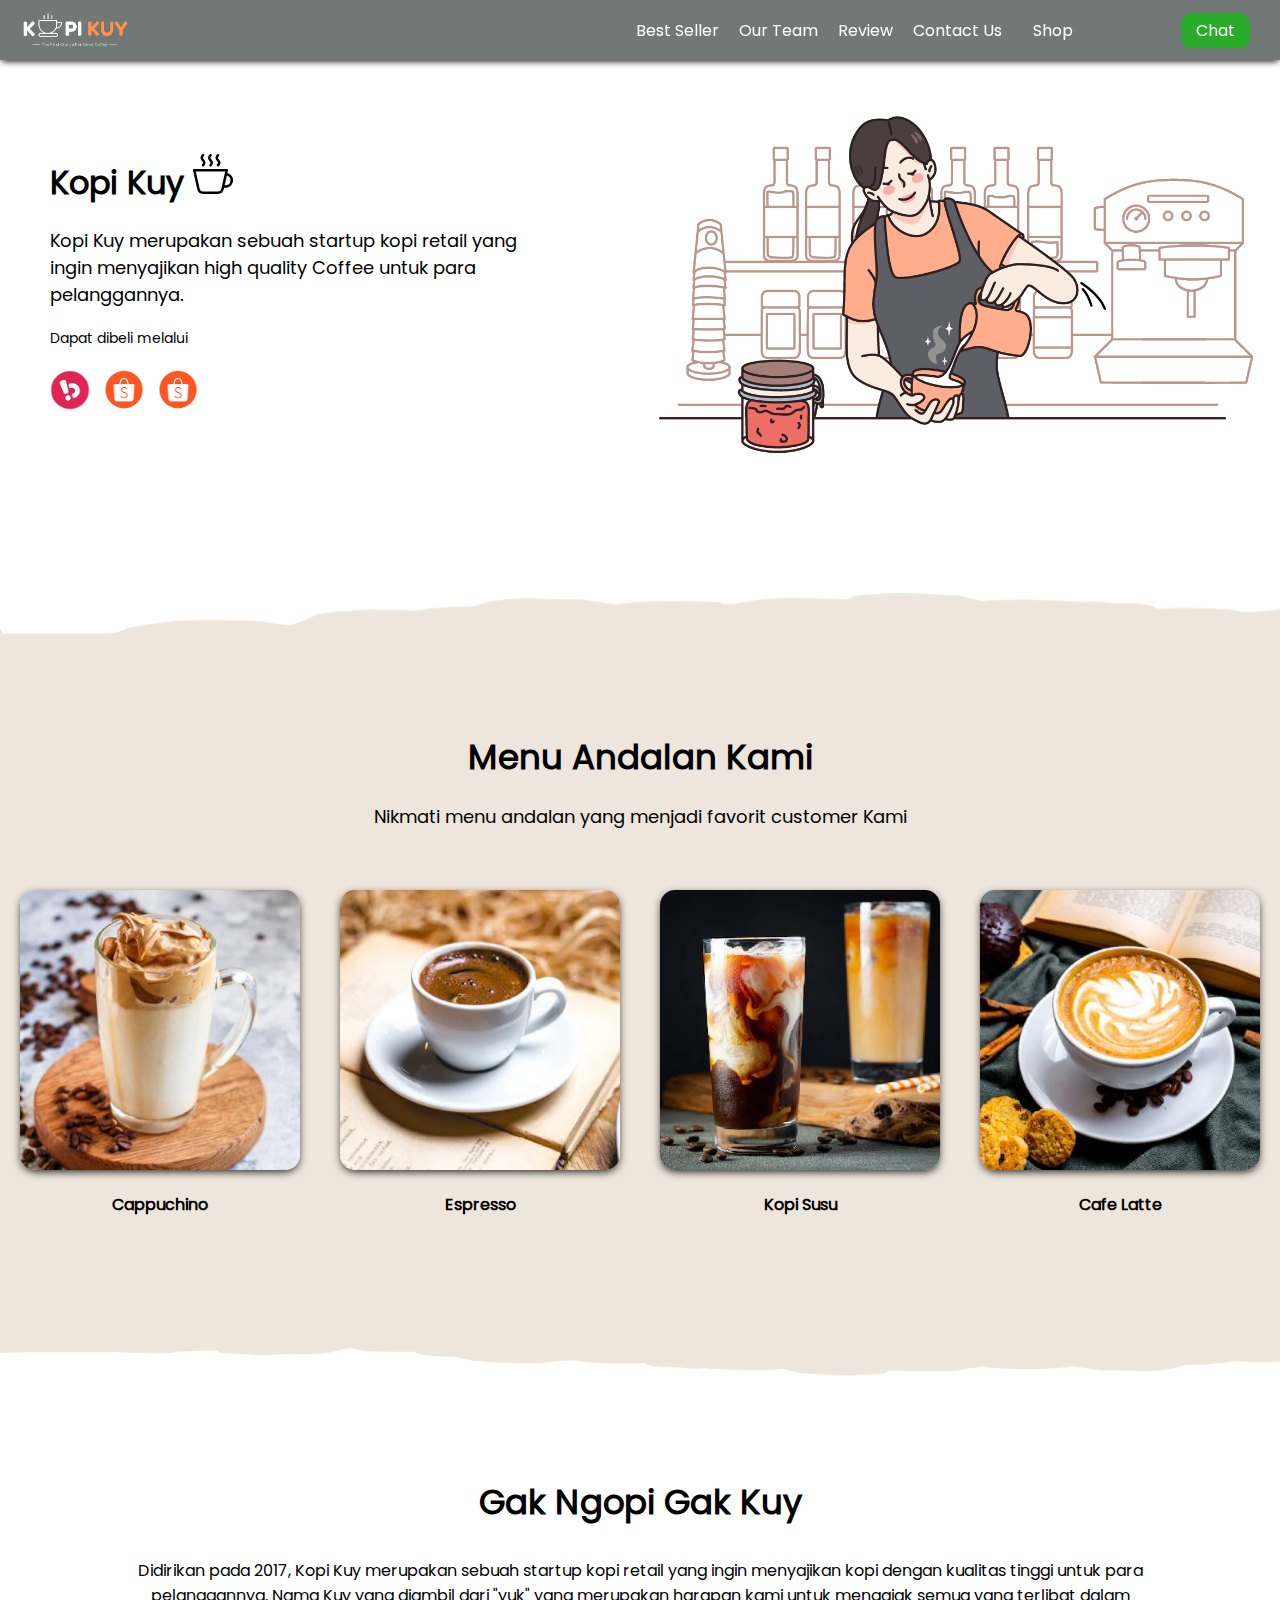
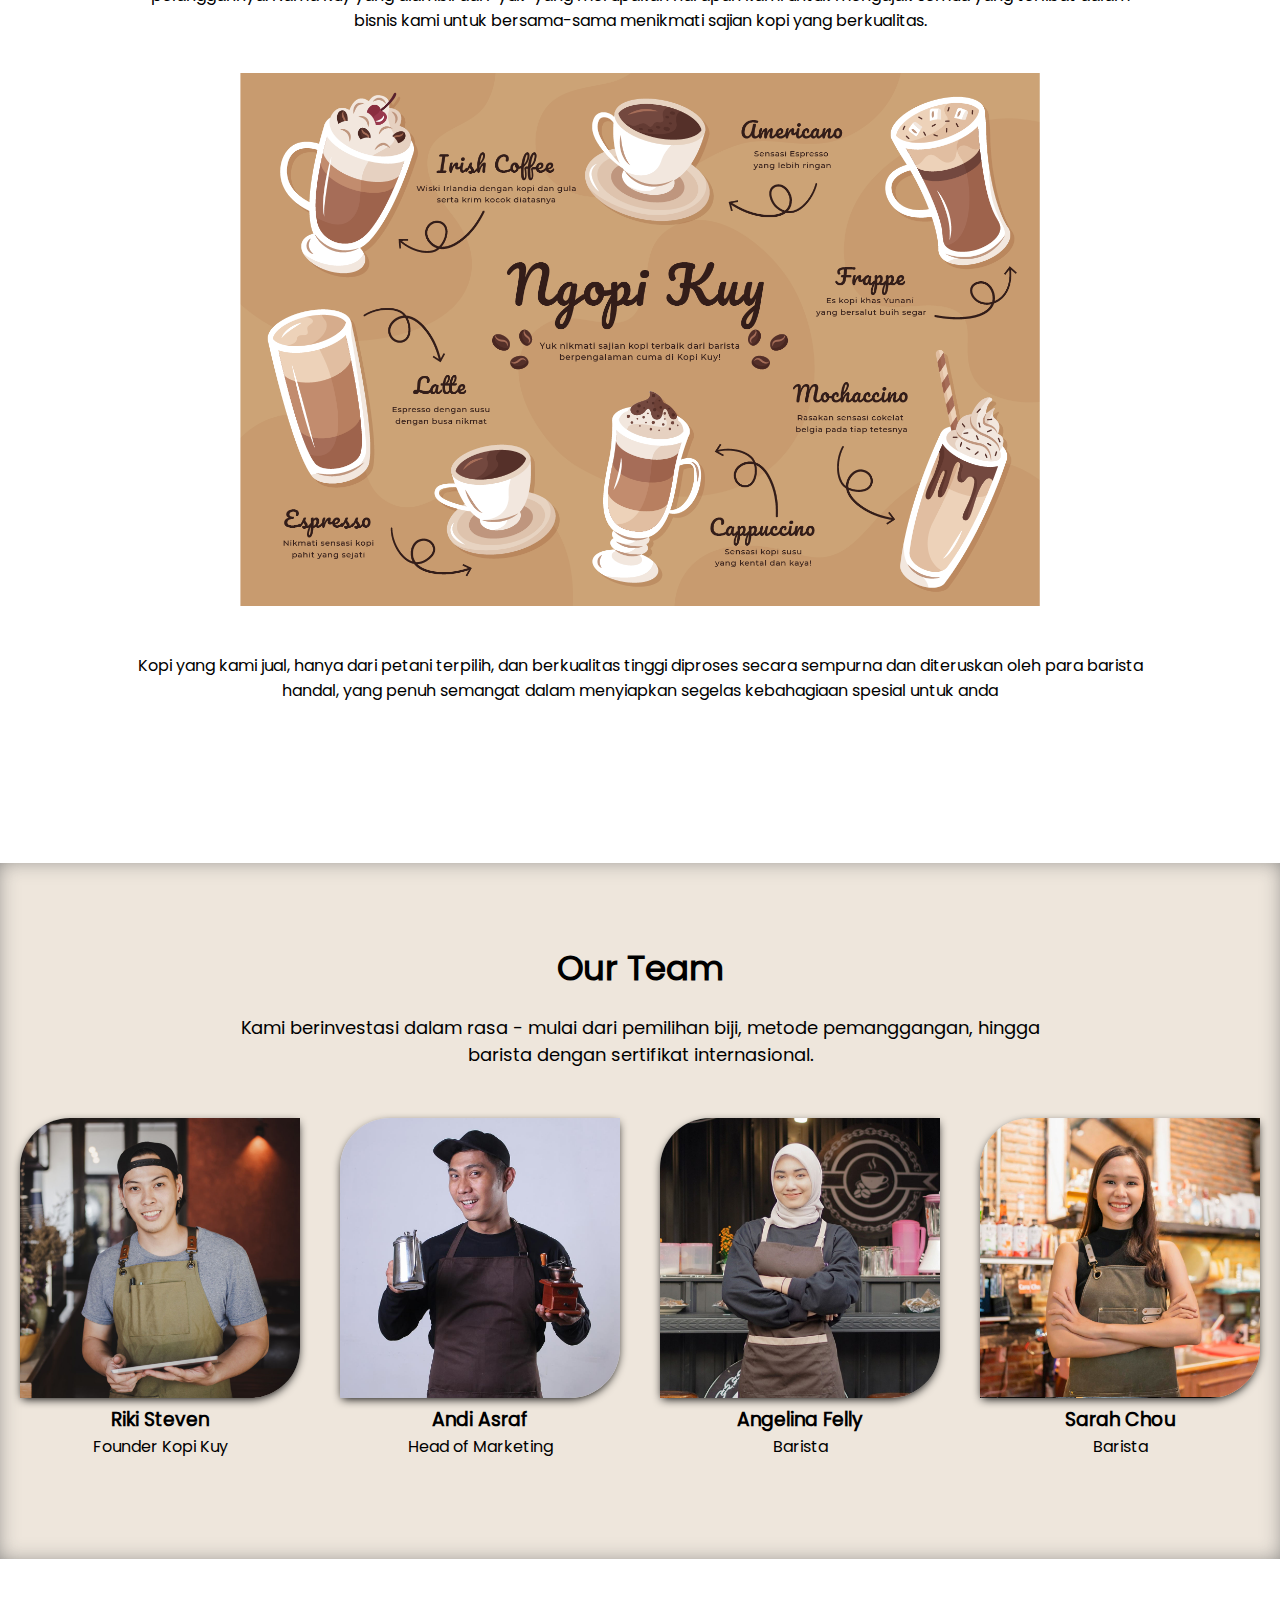
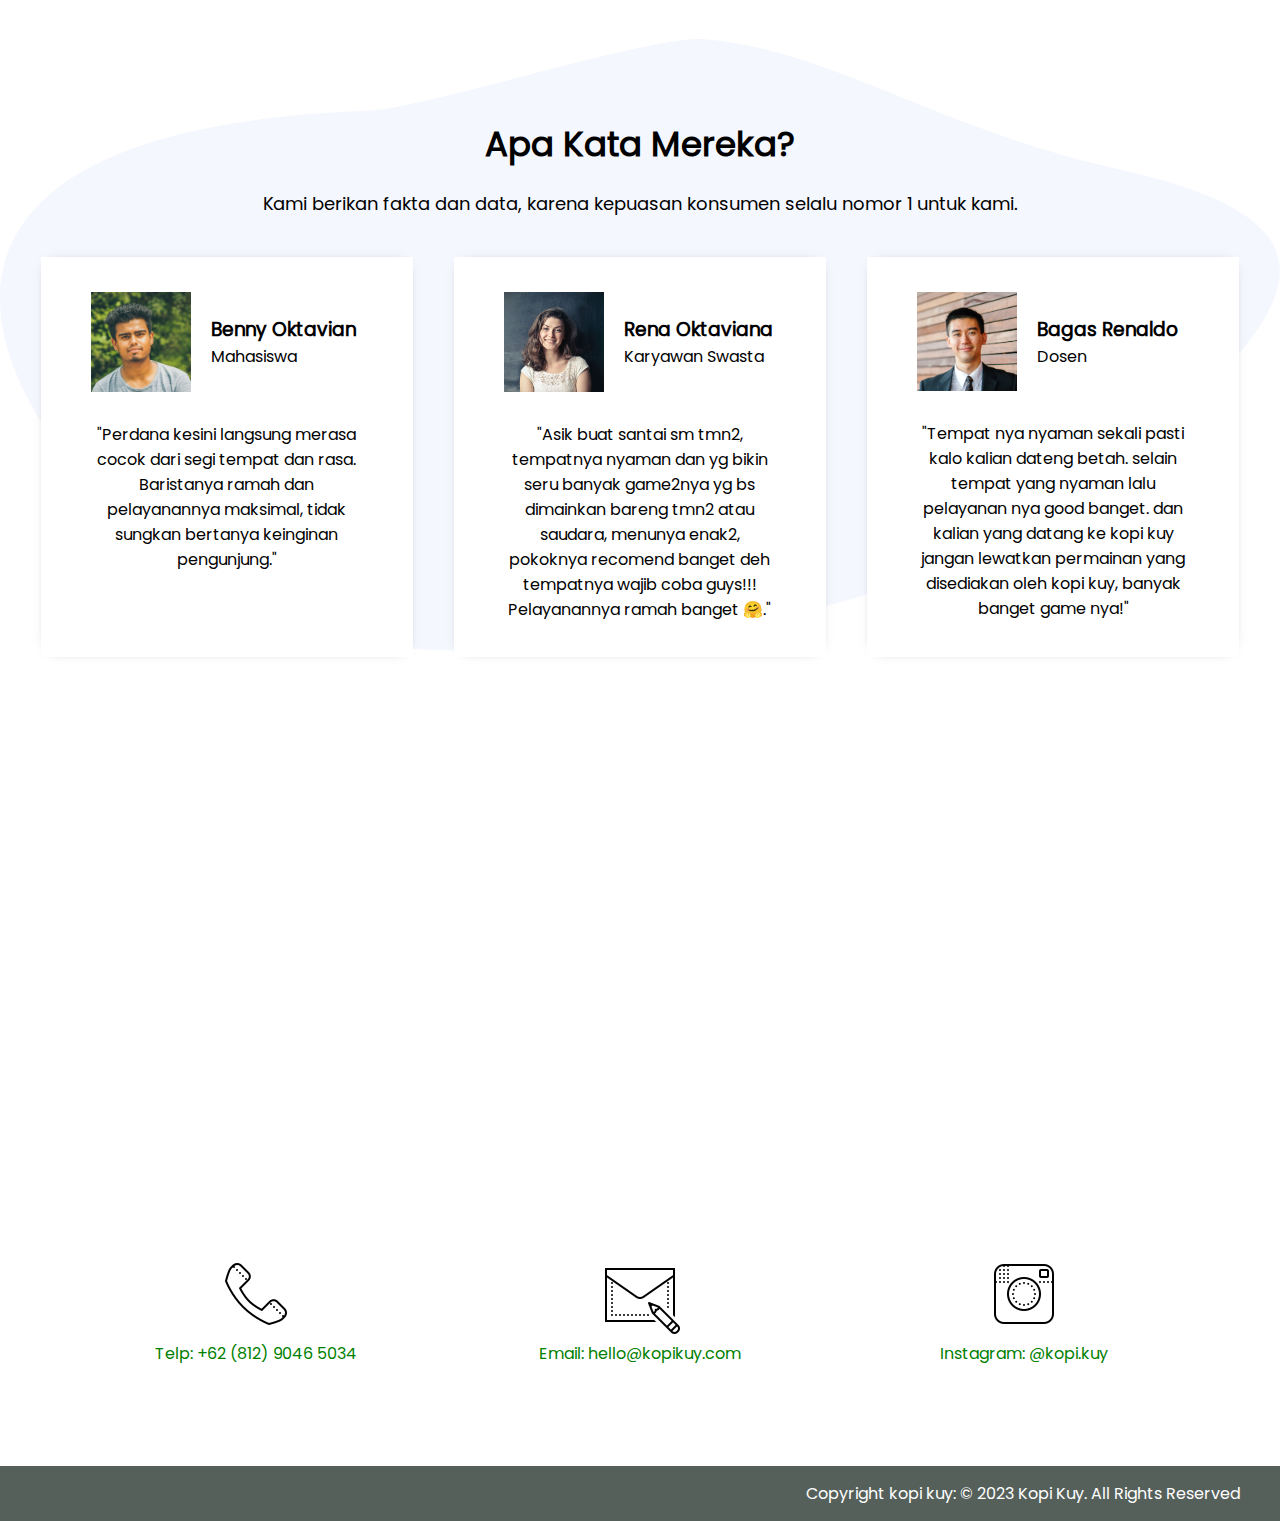
<file: index.html>
<!DOCTYPE html>
<html lang="id">

<head>
    <meta charset="UTF-8">
    <meta http-equiv="X-UA-Compatible" content="IE=edge">
    <meta name="viewport" content="width=device-width, initial-scale=1.0">
    <link rel="shortcut icon" href="images/favicon.ico" type="image/x-icon">
    <title>Website Kopi Kuy</title>
    <link rel="stylesheet" href="css/style.css">
</head>

<body>
    <nav>
        <div class="row">
            <img class="logo" src="images/logo/logo_kuy.png">
            <div class="navigasi">
                <a href="#best-seller">Best Seller</a>
                <a href="#our-team">Our Team</a>
                <a href="#review">Review</a>
                <a href="#contact-us">Contact Us</a>
            </div>
            <a class="shop" href="produk.html">Shop</a>
            <a class="chat" href="https://wa.me/nomor_hp_anda_pakai_62" target="_blank">Chat</a>
        </div>
    </nav>
    <!--Tulis Kode Di Bawah Sini-->

    <header>
        <div class="row">
            <div class="col-kiri">
                <h1 class="judul-header">
                    Kopi Kuy <img src="images/icon/icon_kopi.svg" alt="">
                </h1>
                <p class="subjudul-header">
                    Kopi Kuy merupakan sebuah startup kopi retail yang ingin menyajikan
                    high quality Coffee untuk para pelanggannya.
                </p>
                <p class="dapat-dibeli">
                    Dapat dibeli melalui
                </p>
                <div class="olshop">
                    <img src="images/logo/logo_bukalapak.png" alt="">
                    <img src="images/logo/logo_shopee.png" alt="">
                    <img src="images/logo/logo_shopee.png" alt="">
                </div>
            </div>
            <img src="images/header/header1.png" alt="" class="col-kanan">
        </div>
    </header>

    <section class="best-seller" id="best-seller">
        <h2 class="judul-best-seller">Menu Andalan Kami</h2>
        <p class="subjudul-best-seller">Nikmati menu andalan yang menjadi favorit customer Kami</p>
        <div class="row">
            <div class="col-produk">
                <img src="images/produk/product_capuchino.jpg" alt="">
                <p class="nama-produk">Cappuchino</p>
            </div>
            <div class="col-produk">
                <img src="images/produk/product_espresso.jpg" alt="">
                <p class="nama-produk">Espresso</p>
            </div>
            <div class="col-produk">
                <img src="images/produk/product_kopi_susu.jpg" alt="">
                <p class="nama-produk">Kopi Susu</p>
            </div>
            <div class="col-produk">
                <img src="images/produk/product_latte.jpg" alt="">
                <p class="nama-produk">Cafe Latte</p>
            </div>
        </div>
    </section>

    <section class="about-us" id="about-us">
        <h2 class="judul-about-us">Gak Ngopi Gak Kuy</h2>
        <p class="tentang-about-us">Didirikan pada 2017, Kopi Kuy merupakan sebuah startup kopi retail
            yang ingin menyajikan kopi dengan kualitas tinggi untuk para pelanggannya.
            Nama Kuy yang diambil dari "yuk" yang merupakan harapan kami untuk mengajak semua
            yang terlibat dalam bisnis kami untuk bersama-sama menikmati sajian kopi yang berkualitas.</p>
        <img src="images/aset_kopi_jumbo.png" alt="">
        <p class="penjelasan-about-us">Kopi yang kami jual, hanya dari petani terpilih, dan berkualitas tinggi
            diproses
            secara sempurna dan diteruskan oleh para barista handal, yang penuh semangat
            dalam menyiapkan segelas kebahagiaan spesial untuk anda</p>
    </section>

    <section class="our-team" id="our-team">
        <h2 class="judul-team">Our Team</h2>
        <p class="subjudul-team">Kami berinvestasi dalam rasa - mulai dari pemilihan biji, metode pemanggangan,
            hingga barista dengan sertifikat internasional.</p>
        <div class="row">
            <div class="col-team">
                <img src="images/team/team1.jpg" alt="">
                <h3>Riki Steven</h3>
                <p>Founder Kopi Kuy</p>
            </div>
            <div class="col-team">
                <img src="images/team/team2.jpg" alt="">
                <h3>Andi Asraf</h3>
                <p>Head of Marketing</p>
            </div>
            <div class="col-team">
                <img src="images/team/team3.jpg" alt="">
                <h3>Angelina Felly</h3>
                <p>Barista</p>
            </div>
            <div class="col-team">
                <img src="images/team/team4.jpg" alt="">
                <h3>Sarah Chou</h3>
                <p>Barista</p>
            </div>
        </div>
    </section>

    <section class="review" id="review">
        <h2 class="judul-review">Apa Kata Mereka?</h2>
        <p class="subjudul-review">Kami berikan fakta dan data, karena kepuasan konsumen selalu nomor 1 untuk kami.</p>
        <div class="row">
            <div class="col-review">
                <div class="profile">
                    <img src="images/customer/customer1.jpg" alt="">
                    <div class="nama-profile">
                        <h3>Benny Oktavian</h3>
                        <p>Mahasiswa</p>
                    </div>
                </div>
                <p class="testimoni">"Perdana kesini langsung merasa cocok dari segi tempat dan rasa.
                    Baristanya ramah dan pelayanannya maksimal, tidak sungkan bertanya keinginan pengunjung."</p>
            </div>
            <div class="col-review">
                <div class="profile">
                    <img src="images/customer/customer2.jpg" alt="">
                    <div class="nama-profile">
                        <h3>Rena Oktaviana</h3>
                        <p>Karyawan Swasta</p>
                    </div>
                </div>
                <p class="testimoni">"Asik buat santai sm tmn2, tempatnya nyaman dan yg bikin seru banyak game2nya
                    yg bs dimainkan bareng tmn2 atau saudara, menunya enak2, pokoknya recomend
                    banget deh tempatnya wajib coba guys!!! Pelayanannya ramah banget 🤗."</p>
            </div>
            <div class="col-review">
                <div class="profile">
                    <img src="images/customer/customer3.jpg" alt="">
                    <div class="nama-profile">
                        <h3>Bagas Renaldo</h3>
                        <p>Dosen</p>
                    </div>
                </div>
                <p class="testimoni">"Tempat nya nyaman sekali pasti kalo kalian dateng betah.
                    selain tempat yang nyaman lalu pelayanan nya good banget.
                    dan kalian yang datang ke kopi kuy jangan lewatkan permainan yang disediakan
                    oleh kopi kuy, banyak banget game nya!"</p>
            </div>
        </div>
    </section>

    <section class="contact-us" id="contact-us">
        <iframe
            src="https://www.google.com/maps/embed?pb=!1m14!1m8!1m3!1d7932.741866032694!2d106.668581!3d-6.214715!3m2!1i1024!2i768!4f13.1!3m3!1m2!1s0x2e69f9912c7f297b%3A0xe5a3a671dae861ab!2sKopi%20kuy!5e0!3m2!1sid!2sid!4v1680617229460!5m2!1sid!2sid"
            width="100%" height="300" style="border:0;" allowfullscreen="" loading="lazy"
            referrerpolicy="no-referrer-when-downgrade"></iframe>
        <div class="row">
            <div class="col-kontak">
                <img src="images/icon/icon_phone.png" alt="">
                <p>Telp: +62 (812) 9046 5034</p>
            </div>
            <div class="col-kontak">
                <img src="images/icon/icon_mail.png" alt="">
                <p>Email: hello@kopikuy.com</p>
            </div>
            <div class="col-kontak">
                <img src="images/icon/icon_instagram.png" alt="">
                <p>Instagram: @kopi.kuy</p>
            </div>
        </div>
    </section>

    <footer>
        <div class="row">
            <div class="navigasi">
                <a href="Best Seller"></a>
                <a href="Our Team"></a>
                <a href="Review"></a>
                <a href="Contact Us"></a>
            </div>
            <p class="copyright">Copyright kopi kuy: © 2023 Kopi Kuy. All Rights Reserved</p>
        </div>
    </footer>
    <!--Kode Selesai-->
</body>

</html>
</file>
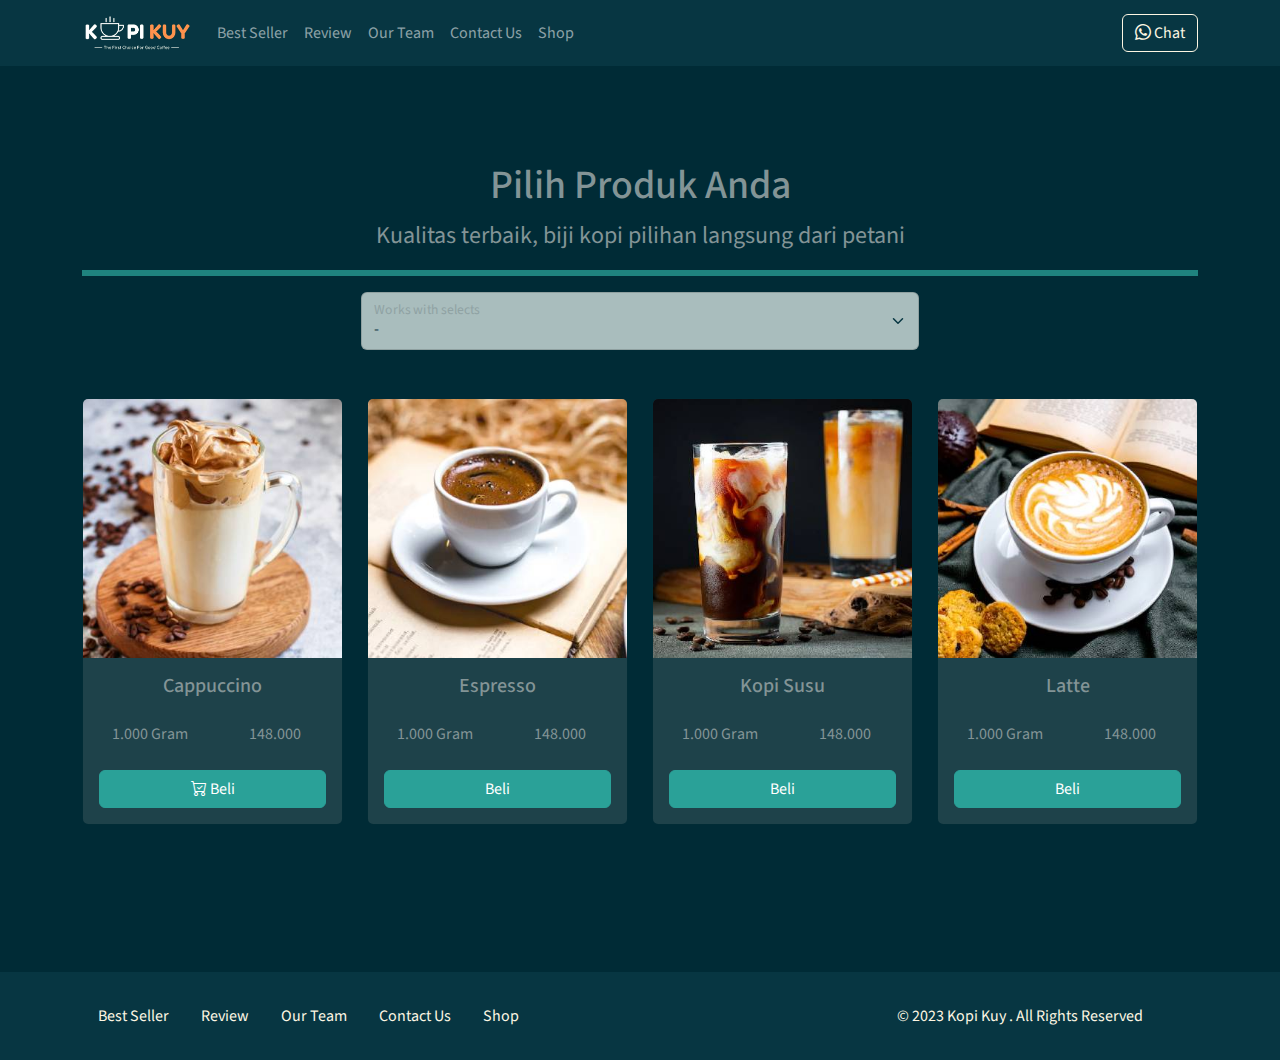
<file: produk 2.html>
<!DOCTYPE html>
<html lang="id">

<head>
    <meta charset="UTF-8">
    <meta http-equiv="X-UA-Compatible" content="IE=edge">
    <meta name="viewport" content="width=device-width, initial-scale=1.0">
    <link rel="shortcut icon" href="images/favicon/favicon.ico" type="image/x-icon">
    <title>Produk</title>
    <link rel="shortcut icon" href="images/favicon.ico" type="image/x-icon">
    <link rel="stylesheet" href="vendor/bootwatch/solar.css">
    <link rel="stylesheet" href="vendor/bootsrap-icon/bootstrap-icons.css">
    <script src="vendor/bootstrap/js/bootstrap.bundle.min.js"></script>
    <style>
        section {
            min-height: 90vh;
        }
    </style>
    <script src="js/jquery-3.6.3.min.js"></script>
</head>

<body>

    <nav class="navbar navbar-dark bg-dark navbar-expand-lg bisadicopy">
        <div class="container">
            <a class="navbar-brand" href="produk.html">
                <img src="images/logo/logo_kuy.png" height="40" alt="image">
            </a>
            <button class="navbar-toggler" type="button" data-bs-toggle="collapse" data-bs-target="#navbarNav11"
                aria-controls="navbarNav11" aria-expanded="false" aria-label="Toggle navigation">
                <span class="navbar-toggler-icon"></span>
            </button>
            <div class="collapse navbar-collapse" id="navbarNav11">
                <ul class="navbar-nav me-auto">
                    <li class="nav-item active">
                        <a class="nav-link" href="index.html#best-seller">Best Seller</a>
                    </li>
                    <li class="nav-item">
                        <a class="nav-link" href="index.html#review">Review</a>
                    </li>
                    <li class="nav-item">
                        <a class="nav-link" href="index.html#our-team">Our Team</a>
                    </li>
                    <li class="nav-item">
                        <a class="nav-link" href="index.html#contact-us">Contact Us</a>
                    </li>
                    <li class="nav-item">
                        <a class="nav-link" href="index.html#shop">Shop</a>
                    </li>
                </ul>
                <a class="btn btn-outline-light ms-md-3" href=produk.html"><i class="bi bi-whatsapp"></i> Chat</a>
            </div>
        </div>
    </nav>

    <section class="riki-block text-center mt-5 pt-5">
        <div class="container">
            <h1>Pilih Produk Anda</h1>
            <p class="fs-4">Kualitas terbaik, biji kopi pilihan langsung dari petani</p>
            <hr class="border border-success border-3 opacity-75">

            <div class="form-floating w-50 mx-auto mb-5">
                <select class="form-select" id="select_kopi" aria-label="Floating label select example">
                    <option selected>-</option>
                    <option value="arabica1">Arabica</option>
                    <option value="robusta">Robusta</option>
                </select>
                <label for="select_kopi">Works with selects</label>
            </div>

            <div class="row baris_kopi">
                <div class="col-6 col-md-3 mb-4">
                    <div class="card">
                        <img src="images/produk/product_capuchino.jpg" class="card-img-top" alt="...">
                        <div class="card-body">
                            <h5 class="card-title">Cappuccino</h5>
                            <div class="row my-4">
                                <div class="col">
                                    1.000 Gram
                                </div>
                                <div class="col">
                                    148.000
                                </div>
                            </div>
                            <a href="#" class="btn btn-success w-100"><i class="bi bi-cart-check"></i> Beli</a>
                        </div>
                    </div>
                </div>

                <div class="col-6 col-md-3 mb-4">
                    <div class="card">
                        <img src="images/produk/product_espresso.jpg" class="card-img-top" alt="...">
                        <div class="card-body">
                            <h5 class="card-title">Espresso</h5>
                            <div class="row my-4">
                                <div class="col">
                                    1.000 Gram
                                </div>
                                <div class="col">
                                    148.000
                                </div>
                            </div>
                            <a href="#" class="btn btn-success w-100">Beli</a>
                        </div>
                    </div>
                </div>
                <div class="col-6 col-md-3 mb-4">
                    <div class="card">
                        <img src="images/produk/product_kopi_susu.jpg" class="card-img-top" alt="...">
                        <div class="card-body">
                            <h5 class="card-title">Kopi Susu</h5>
                            <div class="row my-4">
                                <div class="col">
                                    1.000 Gram
                                </div>
                                <div class="col">
                                    148.000
                                </div>
                            </div>
                            <a href="#" class="btn btn-success w-100">Beli</a>
                        </div>
                    </div>
                </div>
                <div class="col-6 col-md-3 mb-4">
                    <div class="card">
                        <img src="images/produk/product_latte.jpg" class="card-img-top" alt="...">
                        <div class="card-body">
                            <h5 class="card-title">Latte</h5>
                            <div class="row my-4">
                                <div class="col">
                                    1.000 Gram
                                </div>
                                <div class="col">
                                    148.000
                                </div>
                            </div>
                            <a href="#" class="btn btn-success w-100">Beli</a>
                        </div>
                    </div>
                </div>
            </div>
        </div>
    </section>

    <footer class="riki-block footer-small mt-5 py-4 text-light bg-dark">
        <div class="container">
            <div class="row align-items-center">
                <div class="col-12 col-md-8">
                    <ul class="nav justify-content-center justify-content-md-start">
                        <li class="nav-item active">
                            <a class="nav-link text-light" href="index.html#best-seller">Best Seller</a>
                        </li>
                        <li class="nav-item">
                            <a class="nav-link text-light" href="index.html#review">Review</a>
                        </li>
                        <li class="nav-item">
                            <a class="nav-link text-light" href="index.html#our-team">Our Team</a>
                        </li>
                        <li class="nav-item">
                            <a class="nav-link text-light" href="index.html#contact-us">Contact Us</a>
                        </li>
                        <li class="nav-item">
                            <a class="nav-link text-light" href="index.html#shop">Shop</a>
                        </li>
                    </ul>
                </div>

                <div class="col-12 col-md-4 mt-4 mt-md-0 text-center text-md-right">
                    &copy; 2023 Kopi Kuy . All Rights Reserved
                </div>
            </div>
        </div>
    </footer>

    <script>
        console.log("Halo, ini halaman produk")
    </script>
</body>

</html>
</file>
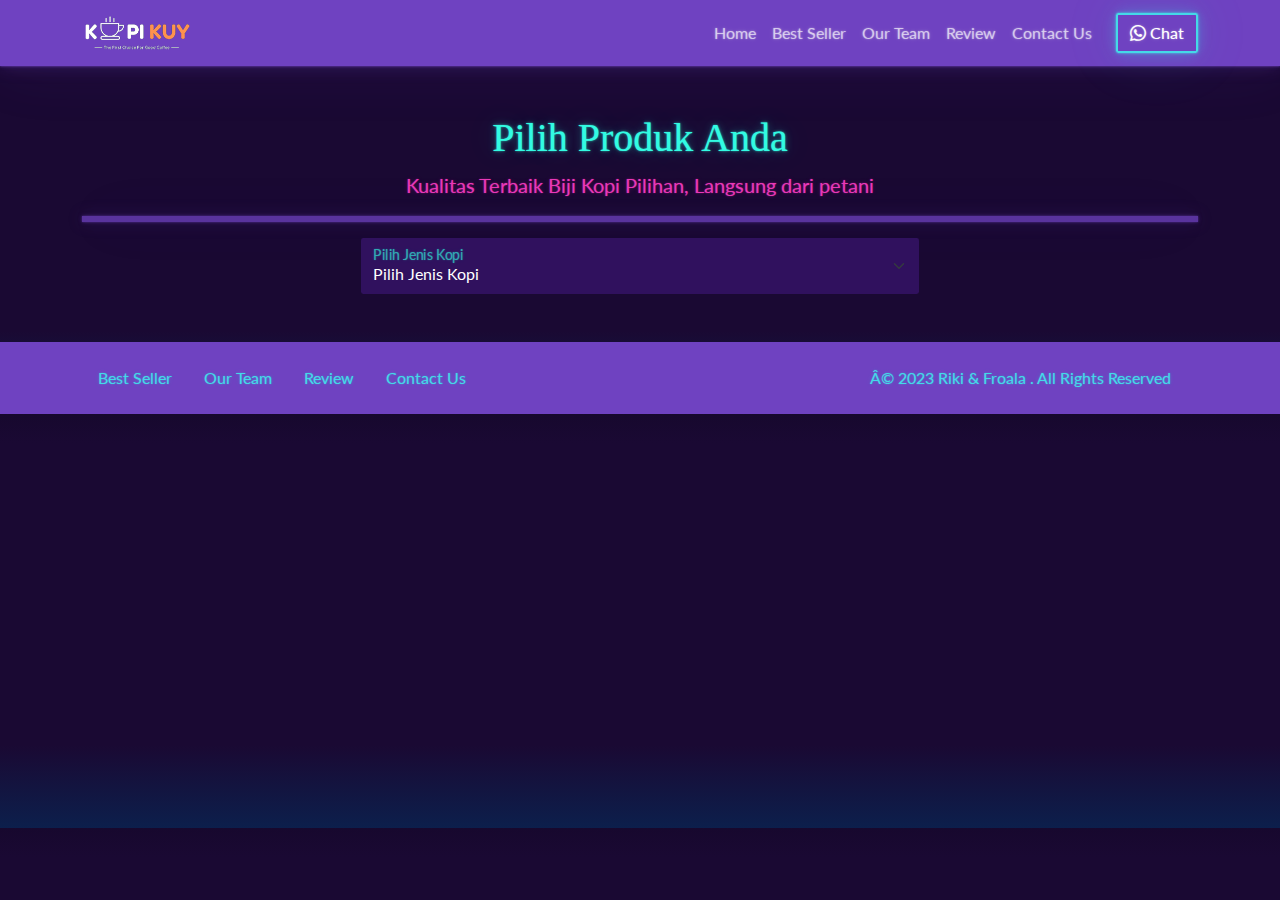
<file: produk.html>
<!DOCTYPE html>
<html lang="id">

<head>
    <meta charset="UTF-8">
    <meta http-equiv="X-UA-Compatible" content="IE=edge">
    <meta name="viewport" content="width=device-width, initial-scale=1.0">
    <link rel="shortcut icon" href="images/favicon/favicon.ico" type="image/x-icon">
    <title>Produk</title>
    <link rel="shortcut icon" href="images/favicon.ico" type="image/x-icon">

    <link rel="stylesheet" href="vendor/bootwatch/vapor.css">
    <link rel="stylesheet" href="vendor/bootsrap-icon/bootstrap-icons.css">
    <script src="vendor/bootstrap/js/bootstrap.bundle.min.js"></script>
    <script src="js/jquery-3.6.3.min.js"></script>


    <style>
        section {
            min-height: 90vh;
        }

        nav {
            background-color: rgb(6, 94, 67);
        }

        .bg-cokelat {
            background-color: rgb(138, 62, 12);
        }

        .border-cokelat {
            border-color: rgb(138, 62, 12) !important;
        }

        h1 {
            font-family: 'DynaPuff', cursive;
        }
    </style>


</head>

<body>

    <nav class="navbar bg-primary navbar-dark navbar-expand-lg bisadicopy">
        <div class="container">
            <a class="navbar-brand" href="https://www.rikikurnia.com">
                <img src="images/logo/logo_kuy.png" height="40" alt="image">
            </a>
            <button class="navbar-toggler" type="button" data-bs-toggle="collapse" data-bs-target="#navbarNav11"
                aria-controls="navbarNav11" aria-expanded="false" aria-label="Toggle navigation">
                <span class="navbar-toggler-icon"></span>
            </button>
            <div class="collapse navbar-collapse" id="navbarNav11">
                <ul class="navbar-nav ms-auto">
                    <li class="nav-item active">
                        <a class="nav-link" href="index.html">Home</a>
                    </li>
                    <li class="nav-item">
                        <a class="nav-link" href="index.html#best-seller">Best Seller</a>
                    </li>
                    <li class="nav-item">
                        <a class="nav-link" href="index.html#our-team">Our Team</a>
                    </li>
                    <li class="nav-item">
                        <a class="nav-link" href="index.html#review">Review</a>
                    </li>
                    <li class="nav-item">
                        <a class="nav-link" href="index.html#contact-us">Contact Us</a>
                    </li>
                </ul>
                <a class="btn btn-outline-light ms-md-3" href="https://wa.me/6281290465035">
                    <i class="bi bi-whatsapp"></i>
                    Chat
                </a>
            </div>
        </div>
    </nav>

    <div class="container">
        <h1 class="mt-5 text-center">Pilih Produk Anda</h1>
        <p class="text-center fs-5 text-secondary">Kualitas Terbaik Biji Kopi Pilihan, Langsung dari petani</p>
        <hr class="border border-primary border-3 opacity-75">

        <div class="form-floating w-50 mx-auto">
            <select class="form-select" id="select_kopi" aria-label="Floating label select example">
                <option selected disabled>Pilih Jenis Kopi</option>
                <option value="arabica">Arabica</option>
                <option value="robusta">Robusta</option>
            </select>
            <label for="select_kopi">Pilih Jenis Kopi</label>
        </div>

        <div class="row" id="baris_produk">

        </div>





    </div>


    <footer class="riki-block footer-small bg-primary mt-5 py-3 text-light">
        <div class="container">
            <div class="row align-items-center">
                <div class="col-12 col-md-8">
                    <ul class="nav justify-content-center justify-content-md-start">
                        <li class="nav-item">
                            <a class="text-light nav-link" href="index.html#best-seller">Best Seller</a>
                        </li>
                        <li class="nav-item">
                            <a class="text-light nav-link" href="index.html#our-team">Our Team</a>
                        </li>
                        <li class="nav-item">
                            <a class="text-light nav-link" href="index.html#review">Review</a>
                        </li>
                        <li class="nav-item">
                            <a class="text-light nav-link" href="index.html#contact-us">Contact Us</a>
                        </li>
                    </ul>
                </div>

                <div class="col-12 col-md-4 mt-4 mt-md-0 text-center text-md-right">
                    Â© 2023 Riki &amp; Froala . All Rights Reserved
                </div>
            </div>
        </div>
    </footer>

    <script>

        var json = "https://rikikurnia.com/prakerja/api/kopi"


        select_kopi.onchange = function () {
            var pilihan = this.value


            var isi_html = ""

            $.get(json).then(function (data) {

                var kopi_pilihan = data[pilihan]
                kopi_pilihan.forEach(kopi => {
                    isi_html += `<div class="col-12 col-md-6 col-lg-3">
                    <div class="card mt-4 mx-auto text-center">
                        <img src="${kopi.foto}" class="card-img-top" alt="...">
                        <div class="card-body">
                            <h5 class="card-title">${kopi.nama}</h5>
                            <div class="row py-3">
                                <div class="col">
                                    ${kopi.size}
                                </div>
                                <div class="col text-primary fw-bold">
                                    ${kopi.harga}
                                </div>
                            </div>
                            <a href="${kopi.link}" class="btn btn-success w-100">
                                <i class="bi bi-cart-check"></i>
                                Beli
                            </a>
                        </div>
                    </div>
                </div>`
                })

                baris_produk.innerHTML = isi_html


            })



        }

    </script>
</body>

</html>
</file>
<file: css/style.css>
/* Pengaturan Global */

/* Mendaftarkan font ke dalam CSS, dan memberi nama family */
@font-face {
   font-family: 'Poppins';
   src: url(../fonts/poppins.woff2);
}

* {
   box-sizing: border-box;
   margin: 0;
   padding: 0;
}

html {
   /* agar scroll ketika klik pada navigasi menjadi halus */
   scroll-behavior: smooth;
}

body {
   /* mendaftarkan semua teks pada body menjadi family Poppins */
   font-family: 'Poppins';
}

a {
   /* menghilangkan garis bawah pada link */
   text-decoration: none;

   /* menghilangkan warna bawaan pada link */
   color: unset;
}

h2 {
   /* mengatur ukuran huruf ke 34 pixel */
   font-size: 34px;
}

img {
   /* 
      mengatur agar semua elemen img memiliki panjang maksimal 100% agar
      tidak besar gambar tidak melebihi layar ataupun pembungkus
   */
   max-width: 100%;
}

/* Navigasi */

nav {
   /* background-color mengatur warna latar belakang */
   background-color: red;

   /* penulisan 2 background-color seperti ini akan mengabaikan penulisan sebelumnya */
   background-color: #198754;
   background-color: #717875;

   /* box-shadow membuat efek bayangan */
   box-shadow: 0 3px 7px -2px #000;

   /* width mengatur panjang elemen */
   width: 100%;
   padding-top: 10px;
   padding-bottom: 10px;

   /* position mengatur posisi elemen, static untuk biasa, fixed untuk efek menempel */
   position: fixed;

   /* Nilai z-index semakin besar, maka elemen akan semakin di depan */
   z-index: 500;
}

/* 
   PERHATIKAN bahwa dalam mengatur elemen, nama elemen langsung ditulis
   sedangkan untuk mengatur class, dibutuhkan tanda titik (.) terlebih dulu
   img {} berarti elemen dengan tag img, 
   sedangkan .img artinya elemen dengan kelas img   
*/

.row {
   /* 
      display: flex memiliki pengaturan yang dapat mengatur agar elemen
      di dalamnya memiliki ukuran yang fleksibel
   */
   display: flex;

   /* 
      align-items: center mengatur elemen di dalamnya rata tengah vertikal
   */
   align-items: center;

   /* 
      justify-content: center mengatur elemen di dalamnya rata tengah horizontal
   */
   justify-content: center;

   /* 
      flex-wrap: wrap mengatur agar jika panjang elemen berlebih, maka elemen
      akan otomatis diletakan di baris baru
   */
   flex-wrap: wrap;
}

section {
   /* text-align mengatur rata tulisan, bisa bernilai: left, right, center, justify */
   text-align: center;
}

.logo {
   /* height mengatur tinggi elemen */
   height: 40px;
   margin-left: 20px;
}

.navigasi {
   margin-left: auto;
   margin-right: 15px;
}

.navigasi a,
.shop {
   color: #fff;
   padding-left: 8px;
   padding-right: 8px;
}

.shop {
   margin-right: 100px;
}

.chat {
   margin-right: 30px;
   background-color: rgb(43 171 43);
   color: #fff;
   padding-top: 5px;
   padding-right: 15px;
   padding-bottom: 5px;
   padding-left: 15px;
   border-radius: 10px;
}


/* HEADER */


header,
section {
   /*
    padding mengatur jarak ke dalam
    pada padding dan margin ditambahkan top / right / bottom / top 
    untuk mengatur jarak masing-masing 
   */
   padding-top: 80px;
   padding-bottom: 80px;

   /* margin mengatur jarak ke luar */
   margin-bottom: 80px;
}

/* penulisan CSS dapat digabung dengan beberapa elemen */
.col-kiri,
.col-kanan {
   /* width mengatur panjang elemen. 50% artinya setengah ukuran pembungkus */
   width: 50%;
}

.col-kiri {
   padding-left: 50px;
   padding-right: 120px;
}

.judul-header {
   margin-bottom: 20px;
}

.subjudul-header {
   /* font-size digunakan untuk mengatur ukuran huruf */
   font-size: 18px;
}

.dapat-dibeli {
   margin-top: 20px;
   margin-bottom: 20px;
   font-size: 14px;
}

.olshop img {
   width: 40px;

   /* height digunakan untuk mengatur tinggi elemen */
   height: auto;
   margin-right: 10px;
}

/* Best Seller */

.best-seller {
   position: relative;

   /* background-color mengatur warna latar belakang elemen */
   background-color: #EEE6DC;
}

/* 
terkait position, after, dan before memerlukan pemahaman mendalam
terkait layout pada CSS untuk dapat memahami secara penuh 
*/

.best-seller::before,
.best-seller::after {
   position: absolute;
   content: "";
   width: 100%;
   height: 76px;

   /* background-image untuk menambahkan gambar sebagai background */
   background-image: url(../images/garis-atas.png);

   /*background-size agar gambar latar menyesuaikan tinggi / panjang elemen */
   background-size: cover;

   top: -60px;
   left: 0;
}

.best-seller::after {
   height: 60px;
   background-image: url(../images/garis-bawah.png);
   top: unset;
   bottom: -60px;
}

.judul-best-seller {
   margin-bottom: 20px;
}

.subjudul-best-seller {
   font-size: 18px;
   margin-bottom: 40px;
}

.col-produk {
   /* 
      Penulisan padding dan margin seperti padding:20px ini penulisan singkat 
      yang berarti top, right, bottom, left nilainya sama, yaitu 20px 
   */
   padding: 20px;
   width: 25%;
}

.col-produk img {
   /* transition membuat animasi transisi dari perubahan style, 0.3s berarti 0.3 detik */
   transition: all 0.3s ease;

   /* border-radius  Membuat sudut membulat */
   border-radius: 15px;

   /* box-shadow membuat efek bayangan */
   box-shadow: 0 3px 10px -2px #000;
}

/* :hover akan dijalankan saat mouse ada di atas elemen */
.col-produk img:hover {

   /* membuat transformasi, bisa berupa scale(1.05), rotate(180deg), translateY(-50px), dsb */
   transform: scale(0.9);
   border-radius: 50%;
}

.nama-produk {
   margin-top: 15px;
   font-weight: bold;
}

/* About US */

.about-us {
   /* max-width: 80%; mengatur panjang maksimal elemen tidak boleh melebihi 80% layar */
   max-width: 80%;

   /* margin-left dan margin-right auto akan membuat posisi elemen berada di tengah */
   margin-left: auto;
   margin-right: auto;
}

.judul-about-us {
   margin-bottom: 30px;
}

/* 
   penulisan .about-us img {} berarti mengatur elemen img 
   yang ada di dalam elemen dengan kelas about-us 
   harap perhatikan .about-us dan image dipisahkan spasi
   penulisan class diawali titik (.) penulisan elemen tidak
*/
.about-us img {
   /* 
      Penulisan width: 800px dan max-width: 100% mengatur agar
      elemen memiliki panjang 800px namun tidak boleh melebihi 100% ukuran layar
   */
   width: 800px;
   max-width: 100%;
}

.tentang-about-us {
   margin-bottom: 40px;
}

.penjelasan-about-us {
   margin-top: 40px;
}

/* OUR TEAM */

.our-team {
   background-color: #EEE6DC;
   box-shadow: inset 0px 0px 23px -6px #707070;
}

.judul-team {
   margin-bottom: 20px;
}

.subjudul-team {
   margin-bottom: 30px;
   font-size: 18px;
   width: 800px;
   max-width: 90%;
   margin-left: auto;
   margin-right: auto;
}

.col-team {
   width: 25%;
   padding: 20px;
}

.col-team img {
   box-shadow: 0 3px 10px -2px #000;
   border-radius: 50px 0px 50px 0px;
}

/* REVIEW */

.review {
   background-image: url(../images/bg-review.svg);
   /* 
      background-size: contain;
      membuat gambar latar belakang tidak terpotong
   */
   background-size: contain;

   /* 
      background-repeat: no-repeat;
      membuat gambar latar belakang tidak diulang (duplikat)
   */
   background-repeat: no-repeat;
   padding-left: 20px;
   padding-right: 20px;
}

.judul-review {
   margin-bottom: 20px;
}

.subjudul-review {
   margin-bottom: 40px;
   font-size: 18px;
}

.review .row {
   justify-content: space-around;
   /* align-items: stretch; membuat tinggi elemen di dalam .review .row seragam */
   align-items: stretch;
}

.col-review {
   width: 30%;
   padding: 35px 50px;
   box-shadow: 0px 0px 12px -10px #000;
   background-color: #fff;
}

.profile {
   display: flex;
   margin-bottom: 30px;
   align-items: center;
}

/* mengatur elemen img yang ada di dalam class(.) profile */
.profile img {
   width: 100px;
   margin-right: 20px;
}

.profile .nama-profile {
   text-align: left;
}

/* CONTACT US */
.contact-us {
   margin-bottom: 20px;
}

.col-kontak {
   width: 30%;
   margin-top: 50px;
   /* color mengatur warna tulisan */
   color: green;
}

/* FOOTER */

footer {
   background-color: #55605b;
   padding-top: 15px;
   padding-bottom: 15px;
   color: #fff;
   padding-right: 40px;
   padding-left: 40px;
}

footer .navigasi {
   margin-left: 20px;
   margin-right: auto;
}

@media (max-width:700px) {

   h1 {
      color: antiquewhite;
   }

   .navigasi {
      display: none;
   }

   .logo {
      margin-right: auto;
   }

   .shop {
      margin-right: 20px;
   }

   .col-kiri{
      
   }



}
</file>
<file: vendor/bootwatch/solar.css>
@charset "UTF-8";/*!
 * Bootswatch v5.2.3 (https://bootswatch.com)
 * Theme: solar
 * Copyright 2012-2022 Thomas Park
 * Licensed under MIT
 * Based on Bootstrap
*//*!
 * Bootstrap  v5.2.3 (https://getbootstrap.com/)
 * Copyright 2011-2022 The Bootstrap Authors
 * Copyright 2011-2022 Twitter, Inc.
 * Licensed under MIT (https://github.com/twbs/bootstrap/blob/main/LICENSE)
 */@import url(https://fonts.googleapis.com/css2?family=Source+Sans+Pro:wght@400;600;700&display=swap);:root{--bs-blue:#b58900;--bs-indigo:#6610f2;--bs-purple:#6f42c1;--bs-pink:#e83e8c;--bs-red:#d33682;--bs-orange:#fd7e14;--bs-yellow:#cb4b16;--bs-green:#2aa198;--bs-teal:#20c997;--bs-cyan:#268bd2;--bs-black:#000;--bs-white:#fff;--bs-gray:#839496;--bs-gray-dark:#073642;--bs-gray-100:#fdf6e3;--bs-gray-200:#eee8d5;--bs-gray-300:#dee2e6;--bs-gray-400:#ced4da;--bs-gray-500:#adb5bd;--bs-gray-600:#839496;--bs-gray-700:#495057;--bs-gray-800:#073642;--bs-gray-900:#002b36;--bs-primary:#b58900;--bs-secondary:#839496;--bs-success:#2aa198;--bs-info:#268bd2;--bs-warning:#cb4b16;--bs-danger:#d33682;--bs-light:#fdf6e3;--bs-dark:#073642;--bs-primary-rgb:181,137,0;--bs-secondary-rgb:131,148,150;--bs-success-rgb:42,161,152;--bs-info-rgb:38,139,210;--bs-warning-rgb:203,75,22;--bs-danger-rgb:211,54,130;--bs-light-rgb:253,246,227;--bs-dark-rgb:7,54,66;--bs-white-rgb:255,255,255;--bs-black-rgb:0,0,0;--bs-body-color-rgb:131,148,150;--bs-body-bg-rgb:0,43,54;--bs-font-sans-serif:"Source Sans Pro",-apple-system,BlinkMacSystemFont,"Segoe UI",Roboto,"Helvetica Neue",Arial,sans-serif,"Apple Color Emoji","Segoe UI Emoji","Segoe UI Symbol";--bs-font-monospace:SFMono-Regular,Menlo,Monaco,Consolas,"Liberation Mono","Courier New",monospace;--bs-gradient:linear-gradient(180deg, rgba(255, 255, 255, 0.15), rgba(255, 255, 255, 0));--bs-body-font-family:var(--bs-font-sans-serif);--bs-body-font-size:1rem;--bs-body-font-weight:400;--bs-body-line-height:1.5;--bs-body-color:#839496;--bs-body-bg:#002b36;--bs-border-width:1px;--bs-border-style:solid;--bs-border-color:#dee2e6;--bs-border-color-translucent:rgba(0, 0, 0, 0.175);--bs-border-radius:0.375rem;--bs-border-radius-sm:0.25rem;--bs-border-radius-lg:0.5rem;--bs-border-radius-xl:1rem;--bs-border-radius-2xl:2rem;--bs-border-radius-pill:50rem;--bs-link-color:#2aa198;--bs-link-hover-color:#2aa198;--bs-code-color:#e83e8c;--bs-highlight-bg:#f5dbd0}*,::after,::before{box-sizing:border-box}@media (prefers-reduced-motion:no-preference){:root{scroll-behavior:smooth}}body{margin:0;font-family:var(--bs-body-font-family);font-size:var(--bs-body-font-size);font-weight:var(--bs-body-font-weight);line-height:var(--bs-body-line-height);color:var(--bs-body-color);text-align:var(--bs-body-text-align);background-color:var(--bs-body-bg);-webkit-text-size-adjust:100%;-webkit-tap-highlight-color:transparent}hr{margin:1rem 0;color:inherit;border:0;border-top:1px solid;opacity:.25}.h1,.h2,.h3,.h4,.h5,.h6,h1,h2,h3,h4,h5,h6{margin-top:0;margin-bottom:.5rem;font-weight:500;line-height:1.2}.h1,h1{font-size:calc(1.375rem + 1.5vw)}@media (min-width:1200px){.h1,h1{font-size:2.5rem}}.h2,h2{font-size:calc(1.325rem + .9vw)}@media (min-width:1200px){.h2,h2{font-size:2rem}}.h3,h3{font-size:calc(1.3rem + .6vw)}@media (min-width:1200px){.h3,h3{font-size:1.75rem}}.h4,h4{font-size:calc(1.275rem + .3vw)}@media (min-width:1200px){.h4,h4{font-size:1.5rem}}.h5,h5{font-size:1.25rem}.h6,h6{font-size:1rem}p{margin-top:0;margin-bottom:1rem}abbr[title]{-webkit-text-decoration:underline dotted;text-decoration:underline dotted;cursor:help;-webkit-text-decoration-skip-ink:none;text-decoration-skip-ink:none}address{margin-bottom:1rem;font-style:normal;line-height:inherit}ol,ul{padding-left:2rem}dl,ol,ul{margin-top:0;margin-bottom:1rem}ol ol,ol ul,ul ol,ul ul{margin-bottom:0}dt{font-weight:700}dd{margin-bottom:.5rem;margin-left:0}blockquote{margin:0 0 1rem}b,strong{font-weight:bolder}.small,small{font-size:.875em}.mark,mark{padding:.1875em;background-color:var(--bs-highlight-bg)}sub,sup{position:relative;font-size:.75em;line-height:0;vertical-align:baseline}sub{bottom:-.25em}sup{top:-.5em}a{color:var(--bs-link-color);text-decoration:underline}a:hover{color:var(--bs-link-hover-color)}a:not([href]):not([class]),a:not([href]):not([class]):hover{color:inherit;text-decoration:none}code,kbd,pre,samp{font-family:var(--bs-font-monospace);font-size:1em}pre{display:block;margin-top:0;margin-bottom:1rem;overflow:auto;font-size:.875em;color:inherit}pre code{font-size:inherit;color:inherit;word-break:normal}code{font-size:.875em;color:var(--bs-code-color);word-wrap:break-word}a>code{color:inherit}kbd{padding:.1875rem .375rem;font-size:.875em;color:var(--bs-body-bg);background-color:var(--bs-body-color);border-radius:.25rem}kbd kbd{padding:0;font-size:1em}figure{margin:0 0 1rem}img,svg{vertical-align:middle}table{caption-side:bottom;border-collapse:collapse}caption{padding-top:.5rem;padding-bottom:.5rem;color:#839496;text-align:left}th{text-align:inherit;text-align:-webkit-match-parent}tbody,td,tfoot,th,thead,tr{border-color:inherit;border-style:solid;border-width:0}label{display:inline-block}button{border-radius:0}button:focus:not(:focus-visible){outline:0}button,input,optgroup,select,textarea{margin:0;font-family:inherit;font-size:inherit;line-height:inherit}button,select{text-transform:none}[role=button]{cursor:pointer}select{word-wrap:normal}select:disabled{opacity:1}[list]:not([type=date]):not([type=datetime-local]):not([type=month]):not([type=week]):not([type=time])::-webkit-calendar-picker-indicator{display:none!important}[type=button],[type=reset],[type=submit],button{-webkit-appearance:button}[type=button]:not(:disabled),[type=reset]:not(:disabled),[type=submit]:not(:disabled),button:not(:disabled){cursor:pointer}::-moz-focus-inner{padding:0;border-style:none}textarea{resize:vertical}fieldset{min-width:0;padding:0;margin:0;border:0}legend{float:left;width:100%;padding:0;margin-bottom:.5rem;font-size:calc(1.275rem + .3vw);line-height:inherit}@media (min-width:1200px){legend{font-size:1.5rem}}legend+*{clear:left}::-webkit-datetime-edit-day-field,::-webkit-datetime-edit-fields-wrapper,::-webkit-datetime-edit-hour-field,::-webkit-datetime-edit-minute,::-webkit-datetime-edit-month-field,::-webkit-datetime-edit-text,::-webkit-datetime-edit-year-field{padding:0}::-webkit-inner-spin-button{height:auto}[type=search]{outline-offset:-2px;-webkit-appearance:textfield}::-webkit-search-decoration{-webkit-appearance:none}::-webkit-color-swatch-wrapper{padding:0}::-webkit-file-upload-button{font:inherit;-webkit-appearance:button}::file-selector-button{font:inherit;-webkit-appearance:button}output{display:inline-block}iframe{border:0}summary{display:list-item;cursor:pointer}progress{vertical-align:baseline}[hidden]{display:none!important}.lead{font-size:1.25rem;font-weight:300}.display-1{font-size:calc(1.625rem + 4.5vw);font-weight:300;line-height:1.2}@media (min-width:1200px){.display-1{font-size:5rem}}.display-2{font-size:calc(1.575rem + 3.9vw);font-weight:300;line-height:1.2}@media (min-width:1200px){.display-2{font-size:4.5rem}}.display-3{font-size:calc(1.525rem + 3.3vw);font-weight:300;line-height:1.2}@media (min-width:1200px){.display-3{font-size:4rem}}.display-4{font-size:calc(1.475rem + 2.7vw);font-weight:300;line-height:1.2}@media (min-width:1200px){.display-4{font-size:3.5rem}}.display-5{font-size:calc(1.425rem + 2.1vw);font-weight:300;line-height:1.2}@media (min-width:1200px){.display-5{font-size:3rem}}.display-6{font-size:calc(1.375rem + 1.5vw);font-weight:300;line-height:1.2}@media (min-width:1200px){.display-6{font-size:2.5rem}}.list-unstyled{padding-left:0;list-style:none}.list-inline{padding-left:0;list-style:none}.list-inline-item{display:inline-block}.list-inline-item:not(:last-child){margin-right:.5rem}.initialism{font-size:.875em;text-transform:uppercase}.blockquote{margin-bottom:1rem;font-size:1.25rem}.blockquote>:last-child{margin-bottom:0}.blockquote-footer{margin-top:-1rem;margin-bottom:1rem;font-size:.875em;color:#839496}.blockquote-footer::before{content:"— "}.img-fluid{max-width:100%;height:auto}.img-thumbnail{padding:.25rem;background-color:#002b36;border:1px solid var(--bs-border-color);border-radius:.375rem;max-width:100%;height:auto}.figure{display:inline-block}.figure-img{margin-bottom:.5rem;line-height:1}.figure-caption{font-size:.875em;color:#839496}.container,.container-fluid,.container-lg,.container-md,.container-sm,.container-xl,.container-xxl{--bs-gutter-x:1.5rem;--bs-gutter-y:0;width:100%;padding-right:calc(var(--bs-gutter-x) * .5);padding-left:calc(var(--bs-gutter-x) * .5);margin-right:auto;margin-left:auto}@media (min-width:576px){.container,.container-sm{max-width:540px}}@media (min-width:768px){.container,.container-md,.container-sm{max-width:720px}}@media (min-width:992px){.container,.container-lg,.container-md,.container-sm{max-width:960px}}@media (min-width:1200px){.container,.container-lg,.container-md,.container-sm,.container-xl{max-width:1140px}}@media (min-width:1400px){.container,.container-lg,.container-md,.container-sm,.container-xl,.container-xxl{max-width:1320px}}.row{--bs-gutter-x:1.5rem;--bs-gutter-y:0;display:flex;flex-wrap:wrap;margin-top:calc(-1 * var(--bs-gutter-y));margin-right:calc(-.5 * var(--bs-gutter-x));margin-left:calc(-.5 * var(--bs-gutter-x))}.row>*{flex-shrink:0;width:100%;max-width:100%;padding-right:calc(var(--bs-gutter-x) * .5);padding-left:calc(var(--bs-gutter-x) * .5);margin-top:var(--bs-gutter-y)}.col{flex:1 0 0%}.row-cols-auto>*{flex:0 0 auto;width:auto}.row-cols-1>*{flex:0 0 auto;width:100%}.row-cols-2>*{flex:0 0 auto;width:50%}.row-cols-3>*{flex:0 0 auto;width:33.3333333333%}.row-cols-4>*{flex:0 0 auto;width:25%}.row-cols-5>*{flex:0 0 auto;width:20%}.row-cols-6>*{flex:0 0 auto;width:16.6666666667%}.col-auto{flex:0 0 auto;width:auto}.col-1{flex:0 0 auto;width:8.33333333%}.col-2{flex:0 0 auto;width:16.66666667%}.col-3{flex:0 0 auto;width:25%}.col-4{flex:0 0 auto;width:33.33333333%}.col-5{flex:0 0 auto;width:41.66666667%}.col-6{flex:0 0 auto;width:50%}.col-7{flex:0 0 auto;width:58.33333333%}.col-8{flex:0 0 auto;width:66.66666667%}.col-9{flex:0 0 auto;width:75%}.col-10{flex:0 0 auto;width:83.33333333%}.col-11{flex:0 0 auto;width:91.66666667%}.col-12{flex:0 0 auto;width:100%}.offset-1{margin-left:8.33333333%}.offset-2{margin-left:16.66666667%}.offset-3{margin-left:25%}.offset-4{margin-left:33.33333333%}.offset-5{margin-left:41.66666667%}.offset-6{margin-left:50%}.offset-7{margin-left:58.33333333%}.offset-8{margin-left:66.66666667%}.offset-9{margin-left:75%}.offset-10{margin-left:83.33333333%}.offset-11{margin-left:91.66666667%}.g-0,.gx-0{--bs-gutter-x:0}.g-0,.gy-0{--bs-gutter-y:0}.g-1,.gx-1{--bs-gutter-x:0.25rem}.g-1,.gy-1{--bs-gutter-y:0.25rem}.g-2,.gx-2{--bs-gutter-x:0.5rem}.g-2,.gy-2{--bs-gutter-y:0.5rem}.g-3,.gx-3{--bs-gutter-x:1rem}.g-3,.gy-3{--bs-gutter-y:1rem}.g-4,.gx-4{--bs-gutter-x:1.5rem}.g-4,.gy-4{--bs-gutter-y:1.5rem}.g-5,.gx-5{--bs-gutter-x:3rem}.g-5,.gy-5{--bs-gutter-y:3rem}@media (min-width:576px){.col-sm{flex:1 0 0%}.row-cols-sm-auto>*{flex:0 0 auto;width:auto}.row-cols-sm-1>*{flex:0 0 auto;width:100%}.row-cols-sm-2>*{flex:0 0 auto;width:50%}.row-cols-sm-3>*{flex:0 0 auto;width:33.3333333333%}.row-cols-sm-4>*{flex:0 0 auto;width:25%}.row-cols-sm-5>*{flex:0 0 auto;width:20%}.row-cols-sm-6>*{flex:0 0 auto;width:16.6666666667%}.col-sm-auto{flex:0 0 auto;width:auto}.col-sm-1{flex:0 0 auto;width:8.33333333%}.col-sm-2{flex:0 0 auto;width:16.66666667%}.col-sm-3{flex:0 0 auto;width:25%}.col-sm-4{flex:0 0 auto;width:33.33333333%}.col-sm-5{flex:0 0 auto;width:41.66666667%}.col-sm-6{flex:0 0 auto;width:50%}.col-sm-7{flex:0 0 auto;width:58.33333333%}.col-sm-8{flex:0 0 auto;width:66.66666667%}.col-sm-9{flex:0 0 auto;width:75%}.col-sm-10{flex:0 0 auto;width:83.33333333%}.col-sm-11{flex:0 0 auto;width:91.66666667%}.col-sm-12{flex:0 0 auto;width:100%}.offset-sm-0{margin-left:0}.offset-sm-1{margin-left:8.33333333%}.offset-sm-2{margin-left:16.66666667%}.offset-sm-3{margin-left:25%}.offset-sm-4{margin-left:33.33333333%}.offset-sm-5{margin-left:41.66666667%}.offset-sm-6{margin-left:50%}.offset-sm-7{margin-left:58.33333333%}.offset-sm-8{margin-left:66.66666667%}.offset-sm-9{margin-left:75%}.offset-sm-10{margin-left:83.33333333%}.offset-sm-11{margin-left:91.66666667%}.g-sm-0,.gx-sm-0{--bs-gutter-x:0}.g-sm-0,.gy-sm-0{--bs-gutter-y:0}.g-sm-1,.gx-sm-1{--bs-gutter-x:0.25rem}.g-sm-1,.gy-sm-1{--bs-gutter-y:0.25rem}.g-sm-2,.gx-sm-2{--bs-gutter-x:0.5rem}.g-sm-2,.gy-sm-2{--bs-gutter-y:0.5rem}.g-sm-3,.gx-sm-3{--bs-gutter-x:1rem}.g-sm-3,.gy-sm-3{--bs-gutter-y:1rem}.g-sm-4,.gx-sm-4{--bs-gutter-x:1.5rem}.g-sm-4,.gy-sm-4{--bs-gutter-y:1.5rem}.g-sm-5,.gx-sm-5{--bs-gutter-x:3rem}.g-sm-5,.gy-sm-5{--bs-gutter-y:3rem}}@media (min-width:768px){.col-md{flex:1 0 0%}.row-cols-md-auto>*{flex:0 0 auto;width:auto}.row-cols-md-1>*{flex:0 0 auto;width:100%}.row-cols-md-2>*{flex:0 0 auto;width:50%}.row-cols-md-3>*{flex:0 0 auto;width:33.3333333333%}.row-cols-md-4>*{flex:0 0 auto;width:25%}.row-cols-md-5>*{flex:0 0 auto;width:20%}.row-cols-md-6>*{flex:0 0 auto;width:16.6666666667%}.col-md-auto{flex:0 0 auto;width:auto}.col-md-1{flex:0 0 auto;width:8.33333333%}.col-md-2{flex:0 0 auto;width:16.66666667%}.col-md-3{flex:0 0 auto;width:25%}.col-md-4{flex:0 0 auto;width:33.33333333%}.col-md-5{flex:0 0 auto;width:41.66666667%}.col-md-6{flex:0 0 auto;width:50%}.col-md-7{flex:0 0 auto;width:58.33333333%}.col-md-8{flex:0 0 auto;width:66.66666667%}.col-md-9{flex:0 0 auto;width:75%}.col-md-10{flex:0 0 auto;width:83.33333333%}.col-md-11{flex:0 0 auto;width:91.66666667%}.col-md-12{flex:0 0 auto;width:100%}.offset-md-0{margin-left:0}.offset-md-1{margin-left:8.33333333%}.offset-md-2{margin-left:16.66666667%}.offset-md-3{margin-left:25%}.offset-md-4{margin-left:33.33333333%}.offset-md-5{margin-left:41.66666667%}.offset-md-6{margin-left:50%}.offset-md-7{margin-left:58.33333333%}.offset-md-8{margin-left:66.66666667%}.offset-md-9{margin-left:75%}.offset-md-10{margin-left:83.33333333%}.offset-md-11{margin-left:91.66666667%}.g-md-0,.gx-md-0{--bs-gutter-x:0}.g-md-0,.gy-md-0{--bs-gutter-y:0}.g-md-1,.gx-md-1{--bs-gutter-x:0.25rem}.g-md-1,.gy-md-1{--bs-gutter-y:0.25rem}.g-md-2,.gx-md-2{--bs-gutter-x:0.5rem}.g-md-2,.gy-md-2{--bs-gutter-y:0.5rem}.g-md-3,.gx-md-3{--bs-gutter-x:1rem}.g-md-3,.gy-md-3{--bs-gutter-y:1rem}.g-md-4,.gx-md-4{--bs-gutter-x:1.5rem}.g-md-4,.gy-md-4{--bs-gutter-y:1.5rem}.g-md-5,.gx-md-5{--bs-gutter-x:3rem}.g-md-5,.gy-md-5{--bs-gutter-y:3rem}}@media (min-width:992px){.col-lg{flex:1 0 0%}.row-cols-lg-auto>*{flex:0 0 auto;width:auto}.row-cols-lg-1>*{flex:0 0 auto;width:100%}.row-cols-lg-2>*{flex:0 0 auto;width:50%}.row-cols-lg-3>*{flex:0 0 auto;width:33.3333333333%}.row-cols-lg-4>*{flex:0 0 auto;width:25%}.row-cols-lg-5>*{flex:0 0 auto;width:20%}.row-cols-lg-6>*{flex:0 0 auto;width:16.6666666667%}.col-lg-auto{flex:0 0 auto;width:auto}.col-lg-1{flex:0 0 auto;width:8.33333333%}.col-lg-2{flex:0 0 auto;width:16.66666667%}.col-lg-3{flex:0 0 auto;width:25%}.col-lg-4{flex:0 0 auto;width:33.33333333%}.col-lg-5{flex:0 0 auto;width:41.66666667%}.col-lg-6{flex:0 0 auto;width:50%}.col-lg-7{flex:0 0 auto;width:58.33333333%}.col-lg-8{flex:0 0 auto;width:66.66666667%}.col-lg-9{flex:0 0 auto;width:75%}.col-lg-10{flex:0 0 auto;width:83.33333333%}.col-lg-11{flex:0 0 auto;width:91.66666667%}.col-lg-12{flex:0 0 auto;width:100%}.offset-lg-0{margin-left:0}.offset-lg-1{margin-left:8.33333333%}.offset-lg-2{margin-left:16.66666667%}.offset-lg-3{margin-left:25%}.offset-lg-4{margin-left:33.33333333%}.offset-lg-5{margin-left:41.66666667%}.offset-lg-6{margin-left:50%}.offset-lg-7{margin-left:58.33333333%}.offset-lg-8{margin-left:66.66666667%}.offset-lg-9{margin-left:75%}.offset-lg-10{margin-left:83.33333333%}.offset-lg-11{margin-left:91.66666667%}.g-lg-0,.gx-lg-0{--bs-gutter-x:0}.g-lg-0,.gy-lg-0{--bs-gutter-y:0}.g-lg-1,.gx-lg-1{--bs-gutter-x:0.25rem}.g-lg-1,.gy-lg-1{--bs-gutter-y:0.25rem}.g-lg-2,.gx-lg-2{--bs-gutter-x:0.5rem}.g-lg-2,.gy-lg-2{--bs-gutter-y:0.5rem}.g-lg-3,.gx-lg-3{--bs-gutter-x:1rem}.g-lg-3,.gy-lg-3{--bs-gutter-y:1rem}.g-lg-4,.gx-lg-4{--bs-gutter-x:1.5rem}.g-lg-4,.gy-lg-4{--bs-gutter-y:1.5rem}.g-lg-5,.gx-lg-5{--bs-gutter-x:3rem}.g-lg-5,.gy-lg-5{--bs-gutter-y:3rem}}@media (min-width:1200px){.col-xl{flex:1 0 0%}.row-cols-xl-auto>*{flex:0 0 auto;width:auto}.row-cols-xl-1>*{flex:0 0 auto;width:100%}.row-cols-xl-2>*{flex:0 0 auto;width:50%}.row-cols-xl-3>*{flex:0 0 auto;width:33.3333333333%}.row-cols-xl-4>*{flex:0 0 auto;width:25%}.row-cols-xl-5>*{flex:0 0 auto;width:20%}.row-cols-xl-6>*{flex:0 0 auto;width:16.6666666667%}.col-xl-auto{flex:0 0 auto;width:auto}.col-xl-1{flex:0 0 auto;width:8.33333333%}.col-xl-2{flex:0 0 auto;width:16.66666667%}.col-xl-3{flex:0 0 auto;width:25%}.col-xl-4{flex:0 0 auto;width:33.33333333%}.col-xl-5{flex:0 0 auto;width:41.66666667%}.col-xl-6{flex:0 0 auto;width:50%}.col-xl-7{flex:0 0 auto;width:58.33333333%}.col-xl-8{flex:0 0 auto;width:66.66666667%}.col-xl-9{flex:0 0 auto;width:75%}.col-xl-10{flex:0 0 auto;width:83.33333333%}.col-xl-11{flex:0 0 auto;width:91.66666667%}.col-xl-12{flex:0 0 auto;width:100%}.offset-xl-0{margin-left:0}.offset-xl-1{margin-left:8.33333333%}.offset-xl-2{margin-left:16.66666667%}.offset-xl-3{margin-left:25%}.offset-xl-4{margin-left:33.33333333%}.offset-xl-5{margin-left:41.66666667%}.offset-xl-6{margin-left:50%}.offset-xl-7{margin-left:58.33333333%}.offset-xl-8{margin-left:66.66666667%}.offset-xl-9{margin-left:75%}.offset-xl-10{margin-left:83.33333333%}.offset-xl-11{margin-left:91.66666667%}.g-xl-0,.gx-xl-0{--bs-gutter-x:0}.g-xl-0,.gy-xl-0{--bs-gutter-y:0}.g-xl-1,.gx-xl-1{--bs-gutter-x:0.25rem}.g-xl-1,.gy-xl-1{--bs-gutter-y:0.25rem}.g-xl-2,.gx-xl-2{--bs-gutter-x:0.5rem}.g-xl-2,.gy-xl-2{--bs-gutter-y:0.5rem}.g-xl-3,.gx-xl-3{--bs-gutter-x:1rem}.g-xl-3,.gy-xl-3{--bs-gutter-y:1rem}.g-xl-4,.gx-xl-4{--bs-gutter-x:1.5rem}.g-xl-4,.gy-xl-4{--bs-gutter-y:1.5rem}.g-xl-5,.gx-xl-5{--bs-gutter-x:3rem}.g-xl-5,.gy-xl-5{--bs-gutter-y:3rem}}@media (min-width:1400px){.col-xxl{flex:1 0 0%}.row-cols-xxl-auto>*{flex:0 0 auto;width:auto}.row-cols-xxl-1>*{flex:0 0 auto;width:100%}.row-cols-xxl-2>*{flex:0 0 auto;width:50%}.row-cols-xxl-3>*{flex:0 0 auto;width:33.3333333333%}.row-cols-xxl-4>*{flex:0 0 auto;width:25%}.row-cols-xxl-5>*{flex:0 0 auto;width:20%}.row-cols-xxl-6>*{flex:0 0 auto;width:16.6666666667%}.col-xxl-auto{flex:0 0 auto;width:auto}.col-xxl-1{flex:0 0 auto;width:8.33333333%}.col-xxl-2{flex:0 0 auto;width:16.66666667%}.col-xxl-3{flex:0 0 auto;width:25%}.col-xxl-4{flex:0 0 auto;width:33.33333333%}.col-xxl-5{flex:0 0 auto;width:41.66666667%}.col-xxl-6{flex:0 0 auto;width:50%}.col-xxl-7{flex:0 0 auto;width:58.33333333%}.col-xxl-8{flex:0 0 auto;width:66.66666667%}.col-xxl-9{flex:0 0 auto;width:75%}.col-xxl-10{flex:0 0 auto;width:83.33333333%}.col-xxl-11{flex:0 0 auto;width:91.66666667%}.col-xxl-12{flex:0 0 auto;width:100%}.offset-xxl-0{margin-left:0}.offset-xxl-1{margin-left:8.33333333%}.offset-xxl-2{margin-left:16.66666667%}.offset-xxl-3{margin-left:25%}.offset-xxl-4{margin-left:33.33333333%}.offset-xxl-5{margin-left:41.66666667%}.offset-xxl-6{margin-left:50%}.offset-xxl-7{margin-left:58.33333333%}.offset-xxl-8{margin-left:66.66666667%}.offset-xxl-9{margin-left:75%}.offset-xxl-10{margin-left:83.33333333%}.offset-xxl-11{margin-left:91.66666667%}.g-xxl-0,.gx-xxl-0{--bs-gutter-x:0}.g-xxl-0,.gy-xxl-0{--bs-gutter-y:0}.g-xxl-1,.gx-xxl-1{--bs-gutter-x:0.25rem}.g-xxl-1,.gy-xxl-1{--bs-gutter-y:0.25rem}.g-xxl-2,.gx-xxl-2{--bs-gutter-x:0.5rem}.g-xxl-2,.gy-xxl-2{--bs-gutter-y:0.5rem}.g-xxl-3,.gx-xxl-3{--bs-gutter-x:1rem}.g-xxl-3,.gy-xxl-3{--bs-gutter-y:1rem}.g-xxl-4,.gx-xxl-4{--bs-gutter-x:1.5rem}.g-xxl-4,.gy-xxl-4{--bs-gutter-y:1.5rem}.g-xxl-5,.gx-xxl-5{--bs-gutter-x:3rem}.g-xxl-5,.gy-xxl-5{--bs-gutter-y:3rem}}.table{--bs-table-color:var(--bs-body-color);--bs-table-bg:transparent;--bs-table-border-color:#073642;--bs-table-accent-bg:rgba(255, 255, 255, 0.05);--bs-table-striped-color:var(--bs-body-color);--bs-table-striped-bg:rgba(0, 0, 0, 0.05);--bs-table-active-color:var(--bs-body-color);--bs-table-active-bg:rgba(0, 0, 0, 0.1);--bs-table-hover-color:var(--bs-body-color);--bs-table-hover-bg:rgba(255, 255, 255, 0.075);width:100%;margin-bottom:1rem;color:var(--bs-table-color);vertical-align:top;border-color:var(--bs-table-border-color)}.table>:not(caption)>*>*{padding:.5rem .5rem;background-color:var(--bs-table-bg);border-bottom-width:1px;box-shadow:inset 0 0 0 9999px var(--bs-table-accent-bg)}.table>tbody{vertical-align:inherit}.table>thead{vertical-align:bottom}.table-group-divider{border-top:2px solid currentcolor}.caption-top{caption-side:top}.table-sm>:not(caption)>*>*{padding:.25rem .25rem}.table-bordered>:not(caption)>*{border-width:1px 0}.table-bordered>:not(caption)>*>*{border-width:0 1px}.table-borderless>:not(caption)>*>*{border-bottom-width:0}.table-borderless>:not(:first-child){border-top-width:0}.table-striped>tbody>tr:nth-of-type(odd)>*{--bs-table-accent-bg:var(--bs-table-striped-bg);color:var(--bs-table-striped-color)}.table-striped-columns>:not(caption)>tr>:nth-child(even){--bs-table-accent-bg:var(--bs-table-striped-bg);color:var(--bs-table-striped-color)}.table-active{--bs-table-accent-bg:var(--bs-table-active-bg);color:var(--bs-table-active-color)}.table-hover>tbody>tr:hover>*{--bs-table-accent-bg:var(--bs-table-hover-bg);color:var(--bs-table-hover-color)}.table-primary{--bs-table-color:#fff;--bs-table-bg:#b58900;--bs-table-border-color:#bc951a;--bs-table-striped-bg:#b98f0d;--bs-table-striped-color:#fff;--bs-table-active-bg:#bc951a;--bs-table-active-color:#fff;--bs-table-hover-bg:#bb9213;--bs-table-hover-color:#fff;color:var(--bs-table-color);border-color:var(--bs-table-border-color)}.table-secondary{--bs-table-color:#fff;--bs-table-bg:#839496;--bs-table-border-color:#8f9fa1;--bs-table-striped-bg:#89999b;--bs-table-striped-color:#fff;--bs-table-active-bg:#8f9fa1;--bs-table-active-color:#fff;--bs-table-hover-bg:#8c9c9e;--bs-table-hover-color:#fff;color:var(--bs-table-color);border-color:var(--bs-table-border-color)}.table-success{--bs-table-color:#fff;--bs-table-bg:#2aa198;--bs-table-border-color:#3faaa2;--bs-table-striped-bg:#35a69d;--bs-table-striped-color:#fff;--bs-table-active-bg:#3faaa2;--bs-table-active-color:#fff;--bs-table-hover-bg:#3aa8a0;--bs-table-hover-color:#fff;color:var(--bs-table-color);border-color:var(--bs-table-border-color)}.table-info{--bs-table-color:#fff;--bs-table-bg:#268bd2;--bs-table-border-color:#3c97d7;--bs-table-striped-bg:#3191d4;--bs-table-striped-color:#fff;--bs-table-active-bg:#3c97d7;--bs-table-active-color:#fff;--bs-table-hover-bg:#3694d5;--bs-table-hover-color:#fff;color:var(--bs-table-color);border-color:var(--bs-table-border-color)}.table-warning{--bs-table-color:#fff;--bs-table-bg:#cb4b16;--bs-table-border-color:#d05d2d;--bs-table-striped-bg:#ce5422;--bs-table-striped-color:#fff;--bs-table-active-bg:#d05d2d;--bs-table-active-color:#fff;--bs-table-hover-bg:#cf5927;--bs-table-hover-color:#fff;color:var(--bs-table-color);border-color:var(--bs-table-border-color)}.table-danger{--bs-table-color:#fff;--bs-table-bg:#d33682;--bs-table-border-color:#d74a8f;--bs-table-striped-bg:#d54088;--bs-table-striped-color:#fff;--bs-table-active-bg:#d74a8f;--bs-table-active-color:#fff;--bs-table-hover-bg:#d6458b;--bs-table-hover-color:#fff;color:var(--bs-table-color);border-color:var(--bs-table-border-color)}.table-light{--bs-table-color:#000;--bs-table-bg:#fdf6e3;--bs-table-border-color:#e4ddcc;--bs-table-striped-bg:#f0ead8;--bs-table-striped-color:#000;--bs-table-active-bg:#e4ddcc;--bs-table-active-color:#000;--bs-table-hover-bg:#eae4d2;--bs-table-hover-color:#000;color:var(--bs-table-color);border-color:var(--bs-table-border-color)}.table-dark{--bs-table-color:#fff;--bs-table-bg:#073642;--bs-table-border-color:#204a55;--bs-table-striped-bg:#13404b;--bs-table-striped-color:#fff;--bs-table-active-bg:#204a55;--bs-table-active-color:#fff;--bs-table-hover-bg:#1a4550;--bs-table-hover-color:#fff;color:var(--bs-table-color);border-color:var(--bs-table-border-color)}.table-responsive{overflow-x:auto;-webkit-overflow-scrolling:touch}@media (max-width:575.98px){.table-responsive-sm{overflow-x:auto;-webkit-overflow-scrolling:touch}}@media (max-width:767.98px){.table-responsive-md{overflow-x:auto;-webkit-overflow-scrolling:touch}}@media (max-width:991.98px){.table-responsive-lg{overflow-x:auto;-webkit-overflow-scrolling:touch}}@media (max-width:1199.98px){.table-responsive-xl{overflow-x:auto;-webkit-overflow-scrolling:touch}}@media (max-width:1399.98px){.table-responsive-xxl{overflow-x:auto;-webkit-overflow-scrolling:touch}}.form-label{margin-bottom:.5rem}.col-form-label{padding-top:calc(.375rem + 1px);padding-bottom:calc(.375rem + 1px);margin-bottom:0;font-size:inherit;line-height:1.5}.col-form-label-lg{padding-top:calc(.5rem + 1px);padding-bottom:calc(.5rem + 1px);font-size:1.25rem}.col-form-label-sm{padding-top:calc(.25rem + 1px);padding-bottom:calc(.25rem + 1px);font-size:.875rem}.form-text{margin-top:.25rem;font-size:.875em;color:#839496}.form-control{display:block;width:100%;padding:.375rem .75rem;font-size:1rem;font-weight:400;line-height:1.5;color:#073642;background-color:#a9bdbd;background-clip:padding-box;border:1px solid rgba(0,0,0,.15);-webkit-appearance:none;-moz-appearance:none;appearance:none;border-radius:.375rem;transition:border-color .15s ease-in-out,box-shadow .15s ease-in-out}@media (prefers-reduced-motion:reduce){.form-control{transition:none}}.form-control[type=file]{overflow:hidden}.form-control[type=file]:not(:disabled):not([readonly]){cursor:pointer}.form-control:focus{color:#073642;background-color:#a9bdbd;border-color:#839ba1;outline:0;box-shadow:0 0 0 .25rem rgba(7,54,66,.25)}.form-control::-webkit-date-and-time-value{height:1.5em}.form-control::-moz-placeholder{color:#657b83;opacity:1}.form-control::placeholder{color:#657b83;opacity:1}.form-control:disabled{background-color:#657b83;opacity:1}.form-control::-webkit-file-upload-button{padding:.375rem .75rem;margin:-.375rem -.75rem;-webkit-margin-end:.75rem;margin-inline-end:.75rem;color:#839496;background-color:#073642;pointer-events:none;border-color:inherit;border-style:solid;border-width:0;border-inline-end-width:1px;border-radius:0;-webkit-transition:color .15s ease-in-out,background-color .15s ease-in-out,border-color .15s ease-in-out,box-shadow .15s ease-in-out;transition:color .15s ease-in-out,background-color .15s ease-in-out,border-color .15s ease-in-out,box-shadow .15s ease-in-out}.form-control::file-selector-button{padding:.375rem .75rem;margin:-.375rem -.75rem;-webkit-margin-end:.75rem;margin-inline-end:.75rem;color:#839496;background-color:#073642;pointer-events:none;border-color:inherit;border-style:solid;border-width:0;border-inline-end-width:1px;border-radius:0;transition:color .15s ease-in-out,background-color .15s ease-in-out,border-color .15s ease-in-out,box-shadow .15s ease-in-out}@media (prefers-reduced-motion:reduce){.form-control::-webkit-file-upload-button{-webkit-transition:none;transition:none}.form-control::file-selector-button{transition:none}}.form-control:hover:not(:disabled):not([readonly])::-webkit-file-upload-button{background-color:#07333f}.form-control:hover:not(:disabled):not([readonly])::file-selector-button{background-color:#07333f}.form-control-plaintext{display:block;width:100%;padding:.375rem 0;margin-bottom:0;line-height:1.5;color:#839496;background-color:transparent;border:solid transparent;border-width:1px 0}.form-control-plaintext:focus{outline:0}.form-control-plaintext.form-control-lg,.form-control-plaintext.form-control-sm{padding-right:0;padding-left:0}.form-control-sm{min-height:calc(1.5em + .5rem + 2px);padding:.25rem .5rem;font-size:.875rem;border-radius:.25rem}.form-control-sm::-webkit-file-upload-button{padding:.25rem .5rem;margin:-.25rem -.5rem;-webkit-margin-end:.5rem;margin-inline-end:.5rem}.form-control-sm::file-selector-button{padding:.25rem .5rem;margin:-.25rem -.5rem;-webkit-margin-end:.5rem;margin-inline-end:.5rem}.form-control-lg{min-height:calc(1.5em + 1rem + 2px);padding:.5rem 1rem;font-size:1.25rem;border-radius:.5rem}.form-control-lg::-webkit-file-upload-button{padding:.5rem 1rem;margin:-.5rem -1rem;-webkit-margin-end:1rem;margin-inline-end:1rem}.form-control-lg::file-selector-button{padding:.5rem 1rem;margin:-.5rem -1rem;-webkit-margin-end:1rem;margin-inline-end:1rem}textarea.form-control{min-height:calc(1.5em + .75rem + 2px)}textarea.form-control-sm{min-height:calc(1.5em + .5rem + 2px)}textarea.form-control-lg{min-height:calc(1.5em + 1rem + 2px)}.form-control-color{width:3rem;height:calc(1.5em + .75rem + 2px);padding:.375rem}.form-control-color:not(:disabled):not([readonly]){cursor:pointer}.form-control-color::-moz-color-swatch{border:0!important;border-radius:.375rem}.form-control-color::-webkit-color-swatch{border-radius:.375rem}.form-control-color.form-control-sm{height:calc(1.5em + .5rem + 2px)}.form-control-color.form-control-lg{height:calc(1.5em + 1rem + 2px)}.form-select{display:block;width:100%;padding:.375rem 2.25rem .375rem .75rem;-moz-padding-start:calc(0.75rem - 3px);font-size:1rem;font-weight:400;line-height:1.5;color:#073642;background-color:#a9bdbd;background-image:url("data:image/svg+xml,%3csvg xmlns='http://www.w3.org/2000/svg' viewBox='0 0 16 16'%3e%3cpath fill='none' stroke='%23073642' stroke-linecap='round' stroke-linejoin='round' stroke-width='2' d='m2 5 6 6 6-6'/%3e%3c/svg%3e");background-repeat:no-repeat;background-position:right .75rem center;background-size:16px 12px;border:1px solid rgba(0,0,0,.15);border-radius:.375rem;transition:border-color .15s ease-in-out,box-shadow .15s ease-in-out;-webkit-appearance:none;-moz-appearance:none;appearance:none}@media (prefers-reduced-motion:reduce){.form-select{transition:none}}.form-select:focus{border-color:#839ba1;outline:0;box-shadow:0 0 0 .25rem rgba(7,54,66,.25)}.form-select[multiple],.form-select[size]:not([size="1"]){padding-right:.75rem;background-image:none}.form-select:disabled{background-color:#eee8d5}.form-select:-moz-focusring{color:transparent;text-shadow:0 0 0 #073642}.form-select-sm{padding-top:.25rem;padding-bottom:.25rem;padding-left:.5rem;font-size:.875rem;border-radius:.25rem}.form-select-lg{padding-top:.5rem;padding-bottom:.5rem;padding-left:1rem;font-size:1.25rem;border-radius:.5rem}.form-check{display:block;min-height:1.5rem;padding-left:1.5em;margin-bottom:.125rem}.form-check .form-check-input{float:left;margin-left:-1.5em}.form-check-reverse{padding-right:1.5em;padding-left:0;text-align:right}.form-check-reverse .form-check-input{float:right;margin-right:-1.5em;margin-left:0}.form-check-input{width:1em;height:1em;margin-top:.25em;vertical-align:top;background-color:rgba(255,255,255,.75);background-repeat:no-repeat;background-position:center;background-size:contain;border:1px solid #fff;-webkit-appearance:none;-moz-appearance:none;appearance:none;-webkit-print-color-adjust:exact;color-adjust:exact;print-color-adjust:exact}.form-check-input[type=checkbox]{border-radius:.25em}.form-check-input[type=radio]{border-radius:50%}.form-check-input:active{filter:brightness(90%)}.form-check-input:focus{border-color:#839ba1;outline:0;box-shadow:0 0 0 .25rem rgba(7,54,66,.25)}.form-check-input:checked{background-color:#b58900;border-color:#b58900}.form-check-input:checked[type=checkbox]{background-image:url("data:image/svg+xml,%3csvg xmlns='http://www.w3.org/2000/svg' viewBox='0 0 20 20'%3e%3cpath fill='none' stroke='rgba%28255, 255, 255, 0.75%29' stroke-linecap='round' stroke-linejoin='round' stroke-width='3' d='m6 10 3 3 6-6'/%3e%3c/svg%3e")}.form-check-input:checked[type=radio]{background-image:url("data:image/svg+xml,%3csvg xmlns='http://www.w3.org/2000/svg' viewBox='-4 -4 8 8'%3e%3ccircle r='2' fill='rgba%28255, 255, 255, 0.75%29'/%3e%3c/svg%3e")}.form-check-input[type=checkbox]:indeterminate{background-color:#073642;border-color:#073642;background-image:url("data:image/svg+xml,%3csvg xmlns='http://www.w3.org/2000/svg' viewBox='0 0 20 20'%3e%3cpath fill='none' stroke='rgba%28255, 255, 255, 0.75%29' stroke-linecap='round' stroke-linejoin='round' stroke-width='3' d='M6 10h8'/%3e%3c/svg%3e")}.form-check-input:disabled{pointer-events:none;filter:none;opacity:.5}.form-check-input:disabled~.form-check-label,.form-check-input[disabled]~.form-check-label{cursor:default;opacity:.5}.form-switch{padding-left:2.5em}.form-switch .form-check-input{width:2em;margin-left:-2.5em;background-image:url("data:image/svg+xml,%3csvg xmlns='http://www.w3.org/2000/svg' viewBox='-4 -4 8 8'%3e%3ccircle r='3' fill='rgba%28255, 255, 255, 0.75%29'/%3e%3c/svg%3e");background-position:left center;border-radius:2em;transition:background-position .15s ease-in-out}@media (prefers-reduced-motion:reduce){.form-switch .form-check-input{transition:none}}.form-switch .form-check-input:focus{background-image:url("data:image/svg+xml,%3csvg xmlns='http://www.w3.org/2000/svg' viewBox='-4 -4 8 8'%3e%3ccircle r='3' fill='rgba%28255, 255, 255, 0.75%29'/%3e%3c/svg%3e")}.form-switch .form-check-input:checked{background-position:right center;background-image:url("data:image/svg+xml,%3csvg xmlns='http://www.w3.org/2000/svg' viewBox='-4 -4 8 8'%3e%3ccircle r='3' fill='rgba%28255, 255, 255, 0.75%29'/%3e%3c/svg%3e")}.form-switch.form-check-reverse{padding-right:2.5em;padding-left:0}.form-switch.form-check-reverse .form-check-input{margin-right:-2.5em;margin-left:0}.form-check-inline{display:inline-block;margin-right:1rem}.btn-check{position:absolute;clip:rect(0,0,0,0);pointer-events:none}.btn-check:disabled+.btn,.btn-check[disabled]+.btn{pointer-events:none;filter:none;opacity:.65}.form-range{width:100%;height:1.5rem;padding:0;background-color:transparent;-webkit-appearance:none;-moz-appearance:none;appearance:none}.form-range:focus{outline:0}.form-range:focus::-webkit-slider-thumb{box-shadow:0 0 0 1px #002b36,0 0 0 .25rem rgba(7,54,66,.25)}.form-range:focus::-moz-range-thumb{box-shadow:0 0 0 1px #002b36,0 0 0 .25rem rgba(7,54,66,.25)}.form-range::-moz-focus-outer{border:0}.form-range::-webkit-slider-thumb{width:1rem;height:1rem;margin-top:-.25rem;background-color:#b58900;border:0;border-radius:1rem;-webkit-transition:background-color .15s ease-in-out,border-color .15s ease-in-out,box-shadow .15s ease-in-out;transition:background-color .15s ease-in-out,border-color .15s ease-in-out,box-shadow .15s ease-in-out;-webkit-appearance:none;appearance:none}@media (prefers-reduced-motion:reduce){.form-range::-webkit-slider-thumb{-webkit-transition:none;transition:none}}.form-range::-webkit-slider-thumb:active{background-color:#b5c3c6}.form-range::-webkit-slider-runnable-track{width:100%;height:.5rem;color:transparent;cursor:pointer;background-color:#073642;border-color:transparent;border-radius:1rem}.form-range::-moz-range-thumb{width:1rem;height:1rem;background-color:#b58900;border:0;border-radius:1rem;-moz-transition:background-color .15s ease-in-out,border-color .15s ease-in-out,box-shadow .15s ease-in-out;transition:background-color .15s ease-in-out,border-color .15s ease-in-out,box-shadow .15s ease-in-out;-moz-appearance:none;appearance:none}@media (prefers-reduced-motion:reduce){.form-range::-moz-range-thumb{-moz-transition:none;transition:none}}.form-range::-moz-range-thumb:active{background-color:#b5c3c6}.form-range::-moz-range-track{width:100%;height:.5rem;color:transparent;cursor:pointer;background-color:#073642;border-color:transparent;border-radius:1rem}.form-range:disabled{pointer-events:none}.form-range:disabled::-webkit-slider-thumb{background-color:#adb5bd}.form-range:disabled::-moz-range-thumb{background-color:#adb5bd}.form-floating{position:relative}.form-floating>.form-control,.form-floating>.form-control-plaintext,.form-floating>.form-select{height:calc(3.5rem + 2px);line-height:1.25}.form-floating>label{position:absolute;top:0;left:0;width:100%;height:100%;padding:1rem .75rem;overflow:hidden;text-align:start;text-overflow:ellipsis;white-space:nowrap;pointer-events:none;border:1px solid transparent;transform-origin:0 0;transition:opacity .1s ease-in-out,transform .1s ease-in-out}@media (prefers-reduced-motion:reduce){.form-floating>label{transition:none}}.form-floating>.form-control,.form-floating>.form-control-plaintext{padding:1rem .75rem}.form-floating>.form-control-plaintext::-moz-placeholder,.form-floating>.form-control::-moz-placeholder{color:transparent}.form-floating>.form-control-plaintext::placeholder,.form-floating>.form-control::placeholder{color:transparent}.form-floating>.form-control-plaintext:not(:-moz-placeholder-shown),.form-floating>.form-control:not(:-moz-placeholder-shown){padding-top:1.625rem;padding-bottom:.625rem}.form-floating>.form-control-plaintext:focus,.form-floating>.form-control-plaintext:not(:placeholder-shown),.form-floating>.form-control:focus,.form-floating>.form-control:not(:placeholder-shown){padding-top:1.625rem;padding-bottom:.625rem}.form-floating>.form-control-plaintext:-webkit-autofill,.form-floating>.form-control:-webkit-autofill{padding-top:1.625rem;padding-bottom:.625rem}.form-floating>.form-select{padding-top:1.625rem;padding-bottom:.625rem}.form-floating>.form-control:not(:-moz-placeholder-shown)~label{opacity:.65;transform:scale(.85) translateY(-.5rem) translateX(.15rem)}.form-floating>.form-control-plaintext~label,.form-floating>.form-control:focus~label,.form-floating>.form-control:not(:placeholder-shown)~label,.form-floating>.form-select~label{opacity:.65;transform:scale(.85) translateY(-.5rem) translateX(.15rem)}.form-floating>.form-control:-webkit-autofill~label{opacity:.65;transform:scale(.85) translateY(-.5rem) translateX(.15rem)}.form-floating>.form-control-plaintext~label{border-width:1px 0}.input-group{position:relative;display:flex;flex-wrap:wrap;align-items:stretch;width:100%}.input-group>.form-control,.input-group>.form-floating,.input-group>.form-select{position:relative;flex:1 1 auto;width:1%;min-width:0}.input-group>.form-control:focus,.input-group>.form-floating:focus-within,.input-group>.form-select:focus{z-index:5}.input-group .btn{position:relative;z-index:2}.input-group .btn:focus{z-index:5}.input-group-text{display:flex;align-items:center;padding:.375rem .75rem;font-size:1rem;font-weight:400;line-height:1.5;color:#839496;text-align:center;white-space:nowrap;background-color:#073642;border:1px solid rgba(0,0,0,.15);border-radius:.375rem}.input-group-lg>.btn,.input-group-lg>.form-control,.input-group-lg>.form-select,.input-group-lg>.input-group-text{padding:.5rem 1rem;font-size:1.25rem;border-radius:.5rem}.input-group-sm>.btn,.input-group-sm>.form-control,.input-group-sm>.form-select,.input-group-sm>.input-group-text{padding:.25rem .5rem;font-size:.875rem;border-radius:.25rem}.input-group-lg>.form-select,.input-group-sm>.form-select{padding-right:3rem}.input-group:not(.has-validation)>.dropdown-toggle:nth-last-child(n+3),.input-group:not(.has-validation)>.form-floating:not(:last-child)>.form-control,.input-group:not(.has-validation)>.form-floating:not(:last-child)>.form-select,.input-group:not(.has-validation)>:not(:last-child):not(.dropdown-toggle):not(.dropdown-menu):not(.form-floating){border-top-right-radius:0;border-bottom-right-radius:0}.input-group.has-validation>.dropdown-toggle:nth-last-child(n+4),.input-group.has-validation>.form-floating:nth-last-child(n+3)>.form-control,.input-group.has-validation>.form-floating:nth-last-child(n+3)>.form-select,.input-group.has-validation>:nth-last-child(n+3):not(.dropdown-toggle):not(.dropdown-menu):not(.form-floating){border-top-right-radius:0;border-bottom-right-radius:0}.input-group>:not(:first-child):not(.dropdown-menu):not(.valid-tooltip):not(.valid-feedback):not(.invalid-tooltip):not(.invalid-feedback){margin-left:-1px;border-top-left-radius:0;border-bottom-left-radius:0}.input-group>.form-floating:not(:first-child)>.form-control,.input-group>.form-floating:not(:first-child)>.form-select{border-top-left-radius:0;border-bottom-left-radius:0}.valid-feedback{display:none;width:100%;margin-top:.25rem;font-size:.875em;color:#2aa198}.valid-tooltip{position:absolute;top:100%;z-index:5;display:none;max-width:100%;padding:.25rem .5rem;margin-top:.1rem;font-size:.875rem;color:#fff;background-color:rgba(42,161,152,.9);border-radius:.375rem}.is-valid~.valid-feedback,.is-valid~.valid-tooltip,.was-validated :valid~.valid-feedback,.was-validated :valid~.valid-tooltip{display:block}.form-control.is-valid,.was-validated .form-control:valid{border-color:#2aa198;padding-right:calc(1.5em + .75rem);background-image:url("data:image/svg+xml,%3csvg xmlns='http://www.w3.org/2000/svg' viewBox='0 0 8 8'%3e%3cpath fill='%232aa198' d='M2.3 6.73.6 4.53c-.4-1.04.46-1.4 1.1-.8l1.1 1.4 3.4-3.8c.6-.63 1.6-.27 1.2.7l-4 4.6c-.43.5-.8.4-1.1.1z'/%3e%3c/svg%3e");background-repeat:no-repeat;background-position:right calc(.375em + .1875rem) center;background-size:calc(.75em + .375rem) calc(.75em + .375rem)}.form-control.is-valid:focus,.was-validated .form-control:valid:focus{border-color:#2aa198;box-shadow:0 0 0 .25rem rgba(42,161,152,.25)}.was-validated textarea.form-control:valid,textarea.form-control.is-valid{padding-right:calc(1.5em + .75rem);background-position:top calc(.375em + .1875rem) right calc(.375em + .1875rem)}.form-select.is-valid,.was-validated .form-select:valid{border-color:#2aa198}.form-select.is-valid:not([multiple]):not([size]),.form-select.is-valid:not([multiple])[size="1"],.was-validated .form-select:valid:not([multiple]):not([size]),.was-validated .form-select:valid:not([multiple])[size="1"]{padding-right:4.125rem;background-image:url("data:image/svg+xml,%3csvg xmlns='http://www.w3.org/2000/svg' viewBox='0 0 16 16'%3e%3cpath fill='none' stroke='%23073642' stroke-linecap='round' stroke-linejoin='round' stroke-width='2' d='m2 5 6 6 6-6'/%3e%3c/svg%3e"),url("data:image/svg+xml,%3csvg xmlns='http://www.w3.org/2000/svg' viewBox='0 0 8 8'%3e%3cpath fill='%232aa198' d='M2.3 6.73.6 4.53c-.4-1.04.46-1.4 1.1-.8l1.1 1.4 3.4-3.8c.6-.63 1.6-.27 1.2.7l-4 4.6c-.43.5-.8.4-1.1.1z'/%3e%3c/svg%3e");background-position:right .75rem center,center right 2.25rem;background-size:16px 12px,calc(.75em + .375rem) calc(.75em + .375rem)}.form-select.is-valid:focus,.was-validated .form-select:valid:focus{border-color:#2aa198;box-shadow:0 0 0 .25rem rgba(42,161,152,.25)}.form-control-color.is-valid,.was-validated .form-control-color:valid{width:calc(3rem + calc(1.5em + .75rem))}.form-check-input.is-valid,.was-validated .form-check-input:valid{border-color:#2aa198}.form-check-input.is-valid:checked,.was-validated .form-check-input:valid:checked{background-color:#2aa198}.form-check-input.is-valid:focus,.was-validated .form-check-input:valid:focus{box-shadow:0 0 0 .25rem rgba(42,161,152,.25)}.form-check-input.is-valid~.form-check-label,.was-validated .form-check-input:valid~.form-check-label{color:#2aa198}.form-check-inline .form-check-input~.valid-feedback{margin-left:.5em}.input-group>.form-control:not(:focus).is-valid,.input-group>.form-floating:not(:focus-within).is-valid,.input-group>.form-select:not(:focus).is-valid,.was-validated .input-group>.form-control:not(:focus):valid,.was-validated .input-group>.form-floating:not(:focus-within):valid,.was-validated .input-group>.form-select:not(:focus):valid{z-index:3}.invalid-feedback{display:none;width:100%;margin-top:.25rem;font-size:.875em;color:#d33682}.invalid-tooltip{position:absolute;top:100%;z-index:5;display:none;max-width:100%;padding:.25rem .5rem;margin-top:.1rem;font-size:.875rem;color:#fff;background-color:rgba(211,54,130,.9);border-radius:.375rem}.is-invalid~.invalid-feedback,.is-invalid~.invalid-tooltip,.was-validated :invalid~.invalid-feedback,.was-validated :invalid~.invalid-tooltip{display:block}.form-control.is-invalid,.was-validated .form-control:invalid{border-color:#d33682;padding-right:calc(1.5em + .75rem);background-image:url("data:image/svg+xml,%3csvg xmlns='http://www.w3.org/2000/svg' viewBox='0 0 12 12' width='12' height='12' fill='none' stroke='%23d33682'%3e%3ccircle cx='6' cy='6' r='4.5'/%3e%3cpath stroke-linejoin='round' d='M5.8 3.6h.4L6 6.5z'/%3e%3ccircle cx='6' cy='8.2' r='.6' fill='%23d33682' stroke='none'/%3e%3c/svg%3e");background-repeat:no-repeat;background-position:right calc(.375em + .1875rem) center;background-size:calc(.75em + .375rem) calc(.75em + .375rem)}.form-control.is-invalid:focus,.was-validated .form-control:invalid:focus{border-color:#d33682;box-shadow:0 0 0 .25rem rgba(211,54,130,.25)}.was-validated textarea.form-control:invalid,textarea.form-control.is-invalid{padding-right:calc(1.5em + .75rem);background-position:top calc(.375em + .1875rem) right calc(.375em + .1875rem)}.form-select.is-invalid,.was-validated .form-select:invalid{border-color:#d33682}.form-select.is-invalid:not([multiple]):not([size]),.form-select.is-invalid:not([multiple])[size="1"],.was-validated .form-select:invalid:not([multiple]):not([size]),.was-validated .form-select:invalid:not([multiple])[size="1"]{padding-right:4.125rem;background-image:url("data:image/svg+xml,%3csvg xmlns='http://www.w3.org/2000/svg' viewBox='0 0 16 16'%3e%3cpath fill='none' stroke='%23073642' stroke-linecap='round' stroke-linejoin='round' stroke-width='2' d='m2 5 6 6 6-6'/%3e%3c/svg%3e"),url("data:image/svg+xml,%3csvg xmlns='http://www.w3.org/2000/svg' viewBox='0 0 12 12' width='12' height='12' fill='none' stroke='%23d33682'%3e%3ccircle cx='6' cy='6' r='4.5'/%3e%3cpath stroke-linejoin='round' d='M5.8 3.6h.4L6 6.5z'/%3e%3ccircle cx='6' cy='8.2' r='.6' fill='%23d33682' stroke='none'/%3e%3c/svg%3e");background-position:right .75rem center,center right 2.25rem;background-size:16px 12px,calc(.75em + .375rem) calc(.75em + .375rem)}.form-select.is-invalid:focus,.was-validated .form-select:invalid:focus{border-color:#d33682;box-shadow:0 0 0 .25rem rgba(211,54,130,.25)}.form-control-color.is-invalid,.was-validated .form-control-color:invalid{width:calc(3rem + calc(1.5em + .75rem))}.form-check-input.is-invalid,.was-validated .form-check-input:invalid{border-color:#d33682}.form-check-input.is-invalid:checked,.was-validated .form-check-input:invalid:checked{background-color:#d33682}.form-check-input.is-invalid:focus,.was-validated .form-check-input:invalid:focus{box-shadow:0 0 0 .25rem rgba(211,54,130,.25)}.form-check-input.is-invalid~.form-check-label,.was-validated .form-check-input:invalid~.form-check-label{color:#d33682}.form-check-inline .form-check-input~.invalid-feedback{margin-left:.5em}.input-group>.form-control:not(:focus).is-invalid,.input-group>.form-floating:not(:focus-within).is-invalid,.input-group>.form-select:not(:focus).is-invalid,.was-validated .input-group>.form-control:not(:focus):invalid,.was-validated .input-group>.form-floating:not(:focus-within):invalid,.was-validated .input-group>.form-select:not(:focus):invalid{z-index:4}.btn{--bs-btn-padding-x:0.75rem;--bs-btn-padding-y:0.375rem;--bs-btn-font-family: ;--bs-btn-font-size:1rem;--bs-btn-font-weight:400;--bs-btn-line-height:1.5;--bs-btn-color:#839496;--bs-btn-bg:transparent;--bs-btn-border-width:1px;--bs-btn-border-color:transparent;--bs-btn-border-radius:0.375rem;--bs-btn-hover-border-color:transparent;--bs-btn-box-shadow:inset 0 1px 0 rgba(255, 255, 255, 0.15),0 1px 1px rgba(0, 0, 0, 0.075);--bs-btn-disabled-opacity:0.65;--bs-btn-focus-box-shadow:0 0 0 0.25rem rgba(var(--bs-btn-focus-shadow-rgb), .5);display:inline-block;padding:var(--bs-btn-padding-y) var(--bs-btn-padding-x);font-family:var(--bs-btn-font-family);font-size:var(--bs-btn-font-size);font-weight:var(--bs-btn-font-weight);line-height:var(--bs-btn-line-height);color:var(--bs-btn-color);text-align:center;text-decoration:none;vertical-align:middle;cursor:pointer;-webkit-user-select:none;-moz-user-select:none;user-select:none;border:var(--bs-btn-border-width) solid var(--bs-btn-border-color);border-radius:var(--bs-btn-border-radius);background-color:var(--bs-btn-bg);transition:color .15s ease-in-out,background-color .15s ease-in-out,border-color .15s ease-in-out,box-shadow .15s ease-in-out}@media (prefers-reduced-motion:reduce){.btn{transition:none}}.btn:hover{color:var(--bs-btn-hover-color);background-color:var(--bs-btn-hover-bg);border-color:var(--bs-btn-hover-border-color)}.btn-check+.btn:hover{color:var(--bs-btn-color);background-color:var(--bs-btn-bg);border-color:var(--bs-btn-border-color)}.btn:focus-visible{color:var(--bs-btn-hover-color);background-color:var(--bs-btn-hover-bg);border-color:var(--bs-btn-hover-border-color);outline:0;box-shadow:var(--bs-btn-focus-box-shadow)}.btn-check:focus-visible+.btn{border-color:var(--bs-btn-hover-border-color);outline:0;box-shadow:var(--bs-btn-focus-box-shadow)}.btn-check:checked+.btn,.btn.active,.btn.show,.btn:first-child:active,:not(.btn-check)+.btn:active{color:var(--bs-btn-active-color);background-color:var(--bs-btn-active-bg);border-color:var(--bs-btn-active-border-color)}.btn-check:checked+.btn:focus-visible,.btn.active:focus-visible,.btn.show:focus-visible,.btn:first-child:active:focus-visible,:not(.btn-check)+.btn:active:focus-visible{box-shadow:var(--bs-btn-focus-box-shadow)}.btn.disabled,.btn:disabled,fieldset:disabled .btn{color:var(--bs-btn-disabled-color);pointer-events:none;background-color:var(--bs-btn-disabled-bg);border-color:var(--bs-btn-disabled-border-color);opacity:var(--bs-btn-disabled-opacity)}.btn-primary{--bs-btn-color:#fff;--bs-btn-bg:#b58900;--bs-btn-border-color:#b58900;--bs-btn-hover-color:#fff;--bs-btn-hover-bg:#9a7400;--bs-btn-hover-border-color:#916e00;--bs-btn-focus-shadow-rgb:192,155,38;--bs-btn-active-color:#fff;--bs-btn-active-bg:#916e00;--bs-btn-active-border-color:#886700;--bs-btn-active-shadow:inset 0 3px 5px rgba(0, 0, 0, 0.125);--bs-btn-disabled-color:#fff;--bs-btn-disabled-bg:#b58900;--bs-btn-disabled-border-color:#b58900}.btn-secondary{--bs-btn-color:#fff;--bs-btn-bg:#839496;--bs-btn-border-color:#839496;--bs-btn-hover-color:#fff;--bs-btn-hover-bg:#6f7e80;--bs-btn-hover-border-color:#697678;--bs-btn-focus-shadow-rgb:150,164,166;--bs-btn-active-color:#fff;--bs-btn-active-bg:#697678;--bs-btn-active-border-color:#626f71;--bs-btn-active-shadow:inset 0 3px 5px rgba(0, 0, 0, 0.125);--bs-btn-disabled-color:#fff;--bs-btn-disabled-bg:#839496;--bs-btn-disabled-border-color:#839496}.btn-success{--bs-btn-color:#fff;--bs-btn-bg:#2aa198;--bs-btn-border-color:#2aa198;--bs-btn-hover-color:#fff;--bs-btn-hover-bg:#248981;--bs-btn-hover-border-color:#22817a;--bs-btn-focus-shadow-rgb:74,175,167;--bs-btn-active-color:#fff;--bs-btn-active-bg:#22817a;--bs-btn-active-border-color:#207972;--bs-btn-active-shadow:inset 0 3px 5px rgba(0, 0, 0, 0.125);--bs-btn-disabled-color:#fff;--bs-btn-disabled-bg:#2aa198;--bs-btn-disabled-border-color:#2aa198}.btn-info{--bs-btn-color:#fff;--bs-btn-bg:#268bd2;--bs-btn-border-color:#268bd2;--bs-btn-hover-color:#fff;--bs-btn-hover-bg:#2076b3;--bs-btn-hover-border-color:#1e6fa8;--bs-btn-focus-shadow-rgb:71,156,217;--bs-btn-active-color:#fff;--bs-btn-active-bg:#1e6fa8;--bs-btn-active-border-color:#1d689e;--bs-btn-active-shadow:inset 0 3px 5px rgba(0, 0, 0, 0.125);--bs-btn-disabled-color:#fff;--bs-btn-disabled-bg:#268bd2;--bs-btn-disabled-border-color:#268bd2}.btn-warning{--bs-btn-color:#fff;--bs-btn-bg:#cb4b16;--bs-btn-border-color:#cb4b16;--bs-btn-hover-color:#fff;--bs-btn-hover-bg:#ad4013;--bs-btn-hover-border-color:#a23c12;--bs-btn-focus-shadow-rgb:211,102,57;--bs-btn-active-color:#fff;--bs-btn-active-bg:#a23c12;--bs-btn-active-border-color:#983811;--bs-btn-active-shadow:inset 0 3px 5px rgba(0, 0, 0, 0.125);--bs-btn-disabled-color:#fff;--bs-btn-disabled-bg:#cb4b16;--bs-btn-disabled-border-color:#cb4b16}.btn-danger{--bs-btn-color:#fff;--bs-btn-bg:#d33682;--bs-btn-border-color:#d33682;--bs-btn-hover-color:#fff;--bs-btn-hover-bg:#b32e6f;--bs-btn-hover-border-color:#a92b68;--bs-btn-focus-shadow-rgb:218,84,149;--bs-btn-active-color:#fff;--bs-btn-active-bg:#a92b68;--bs-btn-active-border-color:#9e2962;--bs-btn-active-shadow:inset 0 3px 5px rgba(0, 0, 0, 0.125);--bs-btn-disabled-color:#fff;--bs-btn-disabled-bg:#d33682;--bs-btn-disabled-border-color:#d33682}.btn-light{--bs-btn-color:#000;--bs-btn-bg:#fdf6e3;--bs-btn-border-color:#fdf6e3;--bs-btn-hover-color:#000;--bs-btn-hover-bg:#d7d1c1;--bs-btn-hover-border-color:#cac5b6;--bs-btn-focus-shadow-rgb:215,209,193;--bs-btn-active-color:#000;--bs-btn-active-bg:#cac5b6;--bs-btn-active-border-color:#beb9aa;--bs-btn-active-shadow:inset 0 3px 5px rgba(0, 0, 0, 0.125);--bs-btn-disabled-color:#000;--bs-btn-disabled-bg:#fdf6e3;--bs-btn-disabled-border-color:#fdf6e3}.btn-dark{--bs-btn-color:#fff;--bs-btn-bg:#073642;--bs-btn-border-color:#073642;--bs-btn-hover-color:#fff;--bs-btn-hover-bg:#2c545e;--bs-btn-hover-border-color:#204a55;--bs-btn-focus-shadow-rgb:44,84,94;--bs-btn-active-color:#fff;--bs-btn-active-bg:#395e68;--bs-btn-active-border-color:#204a55;--bs-btn-active-shadow:inset 0 3px 5px rgba(0, 0, 0, 0.125);--bs-btn-disabled-color:#fff;--bs-btn-disabled-bg:#073642;--bs-btn-disabled-border-color:#073642}.btn-outline-primary{--bs-btn-color:#b58900;--bs-btn-border-color:#b58900;--bs-btn-hover-color:#fff;--bs-btn-hover-bg:#b58900;--bs-btn-hover-border-color:#b58900;--bs-btn-focus-shadow-rgb:181,137,0;--bs-btn-active-color:#fff;--bs-btn-active-bg:#b58900;--bs-btn-active-border-color:#b58900;--bs-btn-active-shadow:inset 0 3px 5px rgba(0, 0, 0, 0.125);--bs-btn-disabled-color:#b58900;--bs-btn-disabled-bg:transparent;--bs-btn-disabled-border-color:#b58900;--bs-gradient:none}.btn-outline-secondary{--bs-btn-color:#839496;--bs-btn-border-color:#839496;--bs-btn-hover-color:#fff;--bs-btn-hover-bg:#839496;--bs-btn-hover-border-color:#839496;--bs-btn-focus-shadow-rgb:131,148,150;--bs-btn-active-color:#fff;--bs-btn-active-bg:#839496;--bs-btn-active-border-color:#839496;--bs-btn-active-shadow:inset 0 3px 5px rgba(0, 0, 0, 0.125);--bs-btn-disabled-color:#839496;--bs-btn-disabled-bg:transparent;--bs-btn-disabled-border-color:#839496;--bs-gradient:none}.btn-outline-success{--bs-btn-color:#2aa198;--bs-btn-border-color:#2aa198;--bs-btn-hover-color:#fff;--bs-btn-hover-bg:#2aa198;--bs-btn-hover-border-color:#2aa198;--bs-btn-focus-shadow-rgb:42,161,152;--bs-btn-active-color:#fff;--bs-btn-active-bg:#2aa198;--bs-btn-active-border-color:#2aa198;--bs-btn-active-shadow:inset 0 3px 5px rgba(0, 0, 0, 0.125);--bs-btn-disabled-color:#2aa198;--bs-btn-disabled-bg:transparent;--bs-btn-disabled-border-color:#2aa198;--bs-gradient:none}.btn-outline-info{--bs-btn-color:#268bd2;--bs-btn-border-color:#268bd2;--bs-btn-hover-color:#fff;--bs-btn-hover-bg:#268bd2;--bs-btn-hover-border-color:#268bd2;--bs-btn-focus-shadow-rgb:38,139,210;--bs-btn-active-color:#fff;--bs-btn-active-bg:#268bd2;--bs-btn-active-border-color:#268bd2;--bs-btn-active-shadow:inset 0 3px 5px rgba(0, 0, 0, 0.125);--bs-btn-disabled-color:#268bd2;--bs-btn-disabled-bg:transparent;--bs-btn-disabled-border-color:#268bd2;--bs-gradient:none}.btn-outline-warning{--bs-btn-color:#cb4b16;--bs-btn-border-color:#cb4b16;--bs-btn-hover-color:#fff;--bs-btn-hover-bg:#cb4b16;--bs-btn-hover-border-color:#cb4b16;--bs-btn-focus-shadow-rgb:203,75,22;--bs-btn-active-color:#fff;--bs-btn-active-bg:#cb4b16;--bs-btn-active-border-color:#cb4b16;--bs-btn-active-shadow:inset 0 3px 5px rgba(0, 0, 0, 0.125);--bs-btn-disabled-color:#cb4b16;--bs-btn-disabled-bg:transparent;--bs-btn-disabled-border-color:#cb4b16;--bs-gradient:none}.btn-outline-danger{--bs-btn-color:#d33682;--bs-btn-border-color:#d33682;--bs-btn-hover-color:#fff;--bs-btn-hover-bg:#d33682;--bs-btn-hover-border-color:#d33682;--bs-btn-focus-shadow-rgb:211,54,130;--bs-btn-active-color:#fff;--bs-btn-active-bg:#d33682;--bs-btn-active-border-color:#d33682;--bs-btn-active-shadow:inset 0 3px 5px rgba(0, 0, 0, 0.125);--bs-btn-disabled-color:#d33682;--bs-btn-disabled-bg:transparent;--bs-btn-disabled-border-color:#d33682;--bs-gradient:none}.btn-outline-light{--bs-btn-color:#fdf6e3;--bs-btn-border-color:#fdf6e3;--bs-btn-hover-color:#000;--bs-btn-hover-bg:#fdf6e3;--bs-btn-hover-border-color:#fdf6e3;--bs-btn-focus-shadow-rgb:253,246,227;--bs-btn-active-color:#000;--bs-btn-active-bg:#fdf6e3;--bs-btn-active-border-color:#fdf6e3;--bs-btn-active-shadow:inset 0 3px 5px rgba(0, 0, 0, 0.125);--bs-btn-disabled-color:#fdf6e3;--bs-btn-disabled-bg:transparent;--bs-btn-disabled-border-color:#fdf6e3;--bs-gradient:none}.btn-outline-dark{--bs-btn-color:#073642;--bs-btn-border-color:#073642;--bs-btn-hover-color:#fff;--bs-btn-hover-bg:#073642;--bs-btn-hover-border-color:#073642;--bs-btn-focus-shadow-rgb:7,54,66;--bs-btn-active-color:#fff;--bs-btn-active-bg:#073642;--bs-btn-active-border-color:#073642;--bs-btn-active-shadow:inset 0 3px 5px rgba(0, 0, 0, 0.125);--bs-btn-disabled-color:#073642;--bs-btn-disabled-bg:transparent;--bs-btn-disabled-border-color:#073642;--bs-gradient:none}.btn-link{--bs-btn-font-weight:400;--bs-btn-color:var(--bs-link-color);--bs-btn-bg:transparent;--bs-btn-border-color:transparent;--bs-btn-hover-color:var(--bs-link-hover-color);--bs-btn-hover-border-color:transparent;--bs-btn-active-color:var(--bs-link-hover-color);--bs-btn-active-border-color:transparent;--bs-btn-disabled-color:#839496;--bs-btn-disabled-border-color:transparent;--bs-btn-box-shadow:none;--bs-btn-focus-shadow-rgb:192,155,38;text-decoration:underline}.btn-link:focus-visible{color:var(--bs-btn-color)}.btn-link:hover{color:var(--bs-btn-hover-color)}.btn-group-lg>.btn,.btn-lg{--bs-btn-padding-y:0.5rem;--bs-btn-padding-x:1rem;--bs-btn-font-size:1.25rem;--bs-btn-border-radius:0.5rem}.btn-group-sm>.btn,.btn-sm{--bs-btn-padding-y:0.25rem;--bs-btn-padding-x:0.5rem;--bs-btn-font-size:0.875rem;--bs-btn-border-radius:0.25rem}.fade{transition:opacity .15s linear}@media (prefers-reduced-motion:reduce){.fade{transition:none}}.fade:not(.show){opacity:0}.collapse:not(.show){display:none}.collapsing{height:0;overflow:hidden;transition:height .35s ease}@media (prefers-reduced-motion:reduce){.collapsing{transition:none}}.collapsing.collapse-horizontal{width:0;height:auto;transition:width .35s ease}@media (prefers-reduced-motion:reduce){.collapsing.collapse-horizontal{transition:none}}.dropdown,.dropdown-center,.dropend,.dropstart,.dropup,.dropup-center{position:relative}.dropdown-toggle{white-space:nowrap}.dropdown-toggle::after{display:inline-block;margin-left:.255em;vertical-align:.255em;content:"";border-top:.3em solid;border-right:.3em solid transparent;border-bottom:0;border-left:.3em solid transparent}.dropdown-toggle:empty::after{margin-left:0}.dropdown-menu{--bs-dropdown-zindex:1000;--bs-dropdown-min-width:10rem;--bs-dropdown-padding-x:0;--bs-dropdown-padding-y:0.5rem;--bs-dropdown-spacer:0.125rem;--bs-dropdown-font-size:1rem;--bs-dropdown-color:#839496;--bs-dropdown-bg:#073642;--bs-dropdown-border-color:var(--bs-border-color-translucent);--bs-dropdown-border-radius:0.375rem;--bs-dropdown-border-width:1px;--bs-dropdown-inner-border-radius:calc(0.375rem - 1px);--bs-dropdown-divider-bg:#002b36;--bs-dropdown-divider-margin-y:0.5rem;--bs-dropdown-box-shadow:0 0.5rem 1rem rgba(0, 0, 0, 0.15);--bs-dropdown-link-color:#839496;--bs-dropdown-link-hover-color:rgba(255, 255, 255, 0.75);--bs-dropdown-link-hover-bg:#002b36;--bs-dropdown-link-active-color:rgba(255, 255, 255, 0.75);--bs-dropdown-link-active-bg:#073642;--bs-dropdown-link-disabled-color:#adb5bd;--bs-dropdown-item-padding-x:1rem;--bs-dropdown-item-padding-y:0.25rem;--bs-dropdown-header-color:#839496;--bs-dropdown-header-padding-x:1rem;--bs-dropdown-header-padding-y:0.5rem;position:absolute;z-index:var(--bs-dropdown-zindex);display:none;min-width:var(--bs-dropdown-min-width);padding:var(--bs-dropdown-padding-y) var(--bs-dropdown-padding-x);margin:0;font-size:var(--bs-dropdown-font-size);color:var(--bs-dropdown-color);text-align:left;list-style:none;background-color:var(--bs-dropdown-bg);background-clip:padding-box;border:var(--bs-dropdown-border-width) solid var(--bs-dropdown-border-color);border-radius:var(--bs-dropdown-border-radius)}.dropdown-menu[data-bs-popper]{top:100%;left:0;margin-top:var(--bs-dropdown-spacer)}.dropdown-menu-start{--bs-position:start}.dropdown-menu-start[data-bs-popper]{right:auto;left:0}.dropdown-menu-end{--bs-position:end}.dropdown-menu-end[data-bs-popper]{right:0;left:auto}@media (min-width:576px){.dropdown-menu-sm-start{--bs-position:start}.dropdown-menu-sm-start[data-bs-popper]{right:auto;left:0}.dropdown-menu-sm-end{--bs-position:end}.dropdown-menu-sm-end[data-bs-popper]{right:0;left:auto}}@media (min-width:768px){.dropdown-menu-md-start{--bs-position:start}.dropdown-menu-md-start[data-bs-popper]{right:auto;left:0}.dropdown-menu-md-end{--bs-position:end}.dropdown-menu-md-end[data-bs-popper]{right:0;left:auto}}@media (min-width:992px){.dropdown-menu-lg-start{--bs-position:start}.dropdown-menu-lg-start[data-bs-popper]{right:auto;left:0}.dropdown-menu-lg-end{--bs-position:end}.dropdown-menu-lg-end[data-bs-popper]{right:0;left:auto}}@media (min-width:1200px){.dropdown-menu-xl-start{--bs-position:start}.dropdown-menu-xl-start[data-bs-popper]{right:auto;left:0}.dropdown-menu-xl-end{--bs-position:end}.dropdown-menu-xl-end[data-bs-popper]{right:0;left:auto}}@media (min-width:1400px){.dropdown-menu-xxl-start{--bs-position:start}.dropdown-menu-xxl-start[data-bs-popper]{right:auto;left:0}.dropdown-menu-xxl-end{--bs-position:end}.dropdown-menu-xxl-end[data-bs-popper]{right:0;left:auto}}.dropup .dropdown-menu[data-bs-popper]{top:auto;bottom:100%;margin-top:0;margin-bottom:var(--bs-dropdown-spacer)}.dropup .dropdown-toggle::after{display:inline-block;margin-left:.255em;vertical-align:.255em;content:"";border-top:0;border-right:.3em solid transparent;border-bottom:.3em solid;border-left:.3em solid transparent}.dropup .dropdown-toggle:empty::after{margin-left:0}.dropend .dropdown-menu[data-bs-popper]{top:0;right:auto;left:100%;margin-top:0;margin-left:var(--bs-dropdown-spacer)}.dropend .dropdown-toggle::after{display:inline-block;margin-left:.255em;vertical-align:.255em;content:"";border-top:.3em solid transparent;border-right:0;border-bottom:.3em solid transparent;border-left:.3em solid}.dropend .dropdown-toggle:empty::after{margin-left:0}.dropend .dropdown-toggle::after{vertical-align:0}.dropstart .dropdown-menu[data-bs-popper]{top:0;right:100%;left:auto;margin-top:0;margin-right:var(--bs-dropdown-spacer)}.dropstart .dropdown-toggle::after{display:inline-block;margin-left:.255em;vertical-align:.255em;content:""}.dropstart .dropdown-toggle::after{display:none}.dropstart .dropdown-toggle::before{display:inline-block;margin-right:.255em;vertical-align:.255em;content:"";border-top:.3em solid transparent;border-right:.3em solid;border-bottom:.3em solid transparent}.dropstart .dropdown-toggle:empty::after{margin-left:0}.dropstart .dropdown-toggle::before{vertical-align:0}.dropdown-divider{height:0;margin:var(--bs-dropdown-divider-margin-y) 0;overflow:hidden;border-top:1px solid var(--bs-dropdown-divider-bg);opacity:1}.dropdown-item{display:block;width:100%;padding:var(--bs-dropdown-item-padding-y) var(--bs-dropdown-item-padding-x);clear:both;font-weight:400;color:var(--bs-dropdown-link-color);text-align:inherit;text-decoration:none;white-space:nowrap;background-color:transparent;border:0}.dropdown-item:focus,.dropdown-item:hover{color:var(--bs-dropdown-link-hover-color);background-color:var(--bs-dropdown-link-hover-bg)}.dropdown-item.active,.dropdown-item:active{color:var(--bs-dropdown-link-active-color);text-decoration:none;background-color:var(--bs-dropdown-link-active-bg)}.dropdown-item.disabled,.dropdown-item:disabled{color:var(--bs-dropdown-link-disabled-color);pointer-events:none;background-color:transparent}.dropdown-menu.show{display:block}.dropdown-header{display:block;padding:var(--bs-dropdown-header-padding-y) var(--bs-dropdown-header-padding-x);margin-bottom:0;font-size:.875rem;color:var(--bs-dropdown-header-color);white-space:nowrap}.dropdown-item-text{display:block;padding:var(--bs-dropdown-item-padding-y) var(--bs-dropdown-item-padding-x);color:var(--bs-dropdown-link-color)}.dropdown-menu-dark{--bs-dropdown-color:#dee2e6;--bs-dropdown-bg:#073642;--bs-dropdown-border-color:var(--bs-border-color-translucent);--bs-dropdown-box-shadow: ;--bs-dropdown-link-color:#dee2e6;--bs-dropdown-link-hover-color:#fff;--bs-dropdown-divider-bg:#002b36;--bs-dropdown-link-hover-bg:rgba(255, 255, 255, 0.15);--bs-dropdown-link-active-color:rgba(255, 255, 255, 0.75);--bs-dropdown-link-active-bg:#073642;--bs-dropdown-link-disabled-color:#adb5bd;--bs-dropdown-header-color:#adb5bd}.btn-group,.btn-group-vertical{position:relative;display:inline-flex;vertical-align:middle}.btn-group-vertical>.btn,.btn-group>.btn{position:relative;flex:1 1 auto}.btn-group-vertical>.btn-check:checked+.btn,.btn-group-vertical>.btn-check:focus+.btn,.btn-group-vertical>.btn.active,.btn-group-vertical>.btn:active,.btn-group-vertical>.btn:focus,.btn-group-vertical>.btn:hover,.btn-group>.btn-check:checked+.btn,.btn-group>.btn-check:focus+.btn,.btn-group>.btn.active,.btn-group>.btn:active,.btn-group>.btn:focus,.btn-group>.btn:hover{z-index:1}.btn-toolbar{display:flex;flex-wrap:wrap;justify-content:flex-start}.btn-toolbar .input-group{width:auto}.btn-group{border-radius:.375rem}.btn-group>.btn-group:not(:first-child),.btn-group>:not(.btn-check:first-child)+.btn{margin-left:-1px}.btn-group>.btn-group:not(:last-child)>.btn,.btn-group>.btn.dropdown-toggle-split:first-child,.btn-group>.btn:not(:last-child):not(.dropdown-toggle){border-top-right-radius:0;border-bottom-right-radius:0}.btn-group>.btn-group:not(:first-child)>.btn,.btn-group>.btn:nth-child(n+3),.btn-group>:not(.btn-check)+.btn{border-top-left-radius:0;border-bottom-left-radius:0}.dropdown-toggle-split{padding-right:.5625rem;padding-left:.5625rem}.dropdown-toggle-split::after,.dropend .dropdown-toggle-split::after,.dropup .dropdown-toggle-split::after{margin-left:0}.dropstart .dropdown-toggle-split::before{margin-right:0}.btn-group-sm>.btn+.dropdown-toggle-split,.btn-sm+.dropdown-toggle-split{padding-right:.375rem;padding-left:.375rem}.btn-group-lg>.btn+.dropdown-toggle-split,.btn-lg+.dropdown-toggle-split{padding-right:.75rem;padding-left:.75rem}.btn-group-vertical{flex-direction:column;align-items:flex-start;justify-content:center}.btn-group-vertical>.btn,.btn-group-vertical>.btn-group{width:100%}.btn-group-vertical>.btn-group:not(:first-child),.btn-group-vertical>.btn:not(:first-child){margin-top:-1px}.btn-group-vertical>.btn-group:not(:last-child)>.btn,.btn-group-vertical>.btn:not(:last-child):not(.dropdown-toggle){border-bottom-right-radius:0;border-bottom-left-radius:0}.btn-group-vertical>.btn-group:not(:first-child)>.btn,.btn-group-vertical>.btn~.btn{border-top-left-radius:0;border-top-right-radius:0}.nav{--bs-nav-link-padding-x:1rem;--bs-nav-link-padding-y:0.5rem;--bs-nav-link-font-weight: ;--bs-nav-link-color:var(--bs-link-color);--bs-nav-link-hover-color:var(--bs-link-hover-color);--bs-nav-link-disabled-color:#839496;display:flex;flex-wrap:wrap;padding-left:0;margin-bottom:0;list-style:none}.nav-link{display:block;padding:var(--bs-nav-link-padding-y) var(--bs-nav-link-padding-x);font-size:var(--bs-nav-link-font-size);font-weight:var(--bs-nav-link-font-weight);color:var(--bs-nav-link-color);text-decoration:none;transition:color .15s ease-in-out,background-color .15s ease-in-out,border-color .15s ease-in-out}@media (prefers-reduced-motion:reduce){.nav-link{transition:none}}.nav-link:focus,.nav-link:hover{color:var(--bs-nav-link-hover-color)}.nav-link.disabled{color:var(--bs-nav-link-disabled-color);pointer-events:none;cursor:default}.nav-tabs{--bs-nav-tabs-border-width:1px;--bs-nav-tabs-border-color:#073642;--bs-nav-tabs-border-radius:0.375rem;--bs-nav-tabs-link-hover-border-color:#073642;--bs-nav-tabs-link-active-color:rgba(255, 255, 255, 0.75);--bs-nav-tabs-link-active-bg:#002b36;--bs-nav-tabs-link-active-border-color:#073642;border-bottom:var(--bs-nav-tabs-border-width) solid var(--bs-nav-tabs-border-color)}.nav-tabs .nav-link{margin-bottom:calc(-1 * var(--bs-nav-tabs-border-width));background:0 0;border:var(--bs-nav-tabs-border-width) solid transparent;border-top-left-radius:var(--bs-nav-tabs-border-radius);border-top-right-radius:var(--bs-nav-tabs-border-radius)}.nav-tabs .nav-link:focus,.nav-tabs .nav-link:hover{isolation:isolate;border-color:var(--bs-nav-tabs-link-hover-border-color)}.nav-tabs .nav-link.disabled,.nav-tabs .nav-link:disabled{color:var(--bs-nav-link-disabled-color);background-color:transparent;border-color:transparent}.nav-tabs .nav-item.show .nav-link,.nav-tabs .nav-link.active{color:var(--bs-nav-tabs-link-active-color);background-color:var(--bs-nav-tabs-link-active-bg);border-color:var(--bs-nav-tabs-link-active-border-color)}.nav-tabs .dropdown-menu{margin-top:calc(-1 * var(--bs-nav-tabs-border-width));border-top-left-radius:0;border-top-right-radius:0}.nav-pills{--bs-nav-pills-border-radius:0.375rem;--bs-nav-pills-link-active-color:rgba(255, 255, 255, 0.75);--bs-nav-pills-link-active-bg:#073642}.nav-pills .nav-link{background:0 0;border:0;border-radius:var(--bs-nav-pills-border-radius)}.nav-pills .nav-link:disabled{color:var(--bs-nav-link-disabled-color);background-color:transparent;border-color:transparent}.nav-pills .nav-link.active,.nav-pills .show>.nav-link{color:var(--bs-nav-pills-link-active-color);background-color:var(--bs-nav-pills-link-active-bg)}.nav-fill .nav-item,.nav-fill>.nav-link{flex:1 1 auto;text-align:center}.nav-justified .nav-item,.nav-justified>.nav-link{flex-basis:0;flex-grow:1;text-align:center}.nav-fill .nav-item .nav-link,.nav-justified .nav-item .nav-link{width:100%}.tab-content>.tab-pane{display:none}.tab-content>.active{display:block}.navbar{--bs-navbar-padding-x:0;--bs-navbar-padding-y:0.5rem;--bs-navbar-color:rgba(0, 0, 0, 0.4);--bs-navbar-hover-color:rgba(0, 0, 0, 0.7);--bs-navbar-disabled-color:rgba(0, 0, 0, 0.3);--bs-navbar-active-color:rgba(0, 0, 0, 0.7);--bs-navbar-brand-padding-y:0.3125rem;--bs-navbar-brand-margin-end:1rem;--bs-navbar-brand-font-size:1.25rem;--bs-navbar-brand-color:rgba(0, 0, 0, 0.7);--bs-navbar-brand-hover-color:rgba(0, 0, 0, 0.7);--bs-navbar-nav-link-padding-x:0.5rem;--bs-navbar-toggler-padding-y:0.25rem;--bs-navbar-toggler-padding-x:0.75rem;--bs-navbar-toggler-font-size:1.25rem;--bs-navbar-toggler-icon-bg:url("data:image/svg+xml,%3csvg xmlns='http://www.w3.org/2000/svg' viewBox='0 0 30 30'%3e%3cpath stroke='rgba%280, 0, 0, 0.4%29' stroke-linecap='round' stroke-miterlimit='10' stroke-width='2' d='M4 7h22M4 15h22M4 23h22'/%3e%3c/svg%3e");--bs-navbar-toggler-border-color:rgba(0, 0, 0, 0.1);--bs-navbar-toggler-border-radius:0.375rem;--bs-navbar-toggler-focus-width:0.25rem;--bs-navbar-toggler-transition:box-shadow 0.15s ease-in-out;position:relative;display:flex;flex-wrap:wrap;align-items:center;justify-content:space-between;padding:var(--bs-navbar-padding-y) var(--bs-navbar-padding-x)}.navbar>.container,.navbar>.container-fluid,.navbar>.container-lg,.navbar>.container-md,.navbar>.container-sm,.navbar>.container-xl,.navbar>.container-xxl{display:flex;flex-wrap:inherit;align-items:center;justify-content:space-between}.navbar-brand{padding-top:var(--bs-navbar-brand-padding-y);padding-bottom:var(--bs-navbar-brand-padding-y);margin-right:var(--bs-navbar-brand-margin-end);font-size:var(--bs-navbar-brand-font-size);color:var(--bs-navbar-brand-color);text-decoration:none;white-space:nowrap}.navbar-brand:focus,.navbar-brand:hover{color:var(--bs-navbar-brand-hover-color)}.navbar-nav{--bs-nav-link-padding-x:0;--bs-nav-link-padding-y:0.5rem;--bs-nav-link-font-weight: ;--bs-nav-link-color:var(--bs-navbar-color);--bs-nav-link-hover-color:var(--bs-navbar-hover-color);--bs-nav-link-disabled-color:var(--bs-navbar-disabled-color);display:flex;flex-direction:column;padding-left:0;margin-bottom:0;list-style:none}.navbar-nav .nav-link.active,.navbar-nav .show>.nav-link{color:var(--bs-navbar-active-color)}.navbar-nav .dropdown-menu{position:static}.navbar-text{padding-top:.5rem;padding-bottom:.5rem;color:var(--bs-navbar-color)}.navbar-text a,.navbar-text a:focus,.navbar-text a:hover{color:var(--bs-navbar-active-color)}.navbar-collapse{flex-basis:100%;flex-grow:1;align-items:center}.navbar-toggler{padding:var(--bs-navbar-toggler-padding-y) var(--bs-navbar-toggler-padding-x);font-size:var(--bs-navbar-toggler-font-size);line-height:1;color:var(--bs-navbar-color);background-color:transparent;border:var(--bs-border-width) solid var(--bs-navbar-toggler-border-color);border-radius:var(--bs-navbar-toggler-border-radius);transition:var(--bs-navbar-toggler-transition)}@media (prefers-reduced-motion:reduce){.navbar-toggler{transition:none}}.navbar-toggler:hover{text-decoration:none}.navbar-toggler:focus{text-decoration:none;outline:0;box-shadow:0 0 0 var(--bs-navbar-toggler-focus-width)}.navbar-toggler-icon{display:inline-block;width:1.5em;height:1.5em;vertical-align:middle;background-image:var(--bs-navbar-toggler-icon-bg);background-repeat:no-repeat;background-position:center;background-size:100%}.navbar-nav-scroll{max-height:var(--bs-scroll-height,75vh);overflow-y:auto}@media (min-width:576px){.navbar-expand-sm{flex-wrap:nowrap;justify-content:flex-start}.navbar-expand-sm .navbar-nav{flex-direction:row}.navbar-expand-sm .navbar-nav .dropdown-menu{position:absolute}.navbar-expand-sm .navbar-nav .nav-link{padding-right:var(--bs-navbar-nav-link-padding-x);padding-left:var(--bs-navbar-nav-link-padding-x)}.navbar-expand-sm .navbar-nav-scroll{overflow:visible}.navbar-expand-sm .navbar-collapse{display:flex!important;flex-basis:auto}.navbar-expand-sm .navbar-toggler{display:none}.navbar-expand-sm .offcanvas{position:static;z-index:auto;flex-grow:1;width:auto!important;height:auto!important;visibility:visible!important;background-color:transparent!important;border:0!important;transform:none!important;transition:none}.navbar-expand-sm .offcanvas .offcanvas-header{display:none}.navbar-expand-sm .offcanvas .offcanvas-body{display:flex;flex-grow:0;padding:0;overflow-y:visible}}@media (min-width:768px){.navbar-expand-md{flex-wrap:nowrap;justify-content:flex-start}.navbar-expand-md .navbar-nav{flex-direction:row}.navbar-expand-md .navbar-nav .dropdown-menu{position:absolute}.navbar-expand-md .navbar-nav .nav-link{padding-right:var(--bs-navbar-nav-link-padding-x);padding-left:var(--bs-navbar-nav-link-padding-x)}.navbar-expand-md .navbar-nav-scroll{overflow:visible}.navbar-expand-md .navbar-collapse{display:flex!important;flex-basis:auto}.navbar-expand-md .navbar-toggler{display:none}.navbar-expand-md .offcanvas{position:static;z-index:auto;flex-grow:1;width:auto!important;height:auto!important;visibility:visible!important;background-color:transparent!important;border:0!important;transform:none!important;transition:none}.navbar-expand-md .offcanvas .offcanvas-header{display:none}.navbar-expand-md .offcanvas .offcanvas-body{display:flex;flex-grow:0;padding:0;overflow-y:visible}}@media (min-width:992px){.navbar-expand-lg{flex-wrap:nowrap;justify-content:flex-start}.navbar-expand-lg .navbar-nav{flex-direction:row}.navbar-expand-lg .navbar-nav .dropdown-menu{position:absolute}.navbar-expand-lg .navbar-nav .nav-link{padding-right:var(--bs-navbar-nav-link-padding-x);padding-left:var(--bs-navbar-nav-link-padding-x)}.navbar-expand-lg .navbar-nav-scroll{overflow:visible}.navbar-expand-lg .navbar-collapse{display:flex!important;flex-basis:auto}.navbar-expand-lg .navbar-toggler{display:none}.navbar-expand-lg .offcanvas{position:static;z-index:auto;flex-grow:1;width:auto!important;height:auto!important;visibility:visible!important;background-color:transparent!important;border:0!important;transform:none!important;transition:none}.navbar-expand-lg .offcanvas .offcanvas-header{display:none}.navbar-expand-lg .offcanvas .offcanvas-body{display:flex;flex-grow:0;padding:0;overflow-y:visible}}@media (min-width:1200px){.navbar-expand-xl{flex-wrap:nowrap;justify-content:flex-start}.navbar-expand-xl .navbar-nav{flex-direction:row}.navbar-expand-xl .navbar-nav .dropdown-menu{position:absolute}.navbar-expand-xl .navbar-nav .nav-link{padding-right:var(--bs-navbar-nav-link-padding-x);padding-left:var(--bs-navbar-nav-link-padding-x)}.navbar-expand-xl .navbar-nav-scroll{overflow:visible}.navbar-expand-xl .navbar-collapse{display:flex!important;flex-basis:auto}.navbar-expand-xl .navbar-toggler{display:none}.navbar-expand-xl .offcanvas{position:static;z-index:auto;flex-grow:1;width:auto!important;height:auto!important;visibility:visible!important;background-color:transparent!important;border:0!important;transform:none!important;transition:none}.navbar-expand-xl .offcanvas .offcanvas-header{display:none}.navbar-expand-xl .offcanvas .offcanvas-body{display:flex;flex-grow:0;padding:0;overflow-y:visible}}@media (min-width:1400px){.navbar-expand-xxl{flex-wrap:nowrap;justify-content:flex-start}.navbar-expand-xxl .navbar-nav{flex-direction:row}.navbar-expand-xxl .navbar-nav .dropdown-menu{position:absolute}.navbar-expand-xxl .navbar-nav .nav-link{padding-right:var(--bs-navbar-nav-link-padding-x);padding-left:var(--bs-navbar-nav-link-padding-x)}.navbar-expand-xxl .navbar-nav-scroll{overflow:visible}.navbar-expand-xxl .navbar-collapse{display:flex!important;flex-basis:auto}.navbar-expand-xxl .navbar-toggler{display:none}.navbar-expand-xxl .offcanvas{position:static;z-index:auto;flex-grow:1;width:auto!important;height:auto!important;visibility:visible!important;background-color:transparent!important;border:0!important;transform:none!important;transition:none}.navbar-expand-xxl .offcanvas .offcanvas-header{display:none}.navbar-expand-xxl .offcanvas .offcanvas-body{display:flex;flex-grow:0;padding:0;overflow-y:visible}}.navbar-expand{flex-wrap:nowrap;justify-content:flex-start}.navbar-expand .navbar-nav{flex-direction:row}.navbar-expand .navbar-nav .dropdown-menu{position:absolute}.navbar-expand .navbar-nav .nav-link{padding-right:var(--bs-navbar-nav-link-padding-x);padding-left:var(--bs-navbar-nav-link-padding-x)}.navbar-expand .navbar-nav-scroll{overflow:visible}.navbar-expand .navbar-collapse{display:flex!important;flex-basis:auto}.navbar-expand .navbar-toggler{display:none}.navbar-expand .offcanvas{position:static;z-index:auto;flex-grow:1;width:auto!important;height:auto!important;visibility:visible!important;background-color:transparent!important;border:0!important;transform:none!important;transition:none}.navbar-expand .offcanvas .offcanvas-header{display:none}.navbar-expand .offcanvas .offcanvas-body{display:flex;flex-grow:0;padding:0;overflow-y:visible}.navbar-dark{--bs-navbar-color:rgba(255, 255, 255, 0.55);--bs-navbar-hover-color:rgba(255, 255, 255, 0.75);--bs-navbar-disabled-color:rgba(255, 255, 255, 0.25);--bs-navbar-active-color:#fff;--bs-navbar-brand-color:#fff;--bs-navbar-brand-hover-color:#fff;--bs-navbar-toggler-border-color:rgba(255, 255, 255, 0.1);--bs-navbar-toggler-icon-bg:url("data:image/svg+xml,%3csvg xmlns='http://www.w3.org/2000/svg' viewBox='0 0 30 30'%3e%3cpath stroke='rgba%28255, 255, 255, 0.55%29' stroke-linecap='round' stroke-miterlimit='10' stroke-width='2' d='M4 7h22M4 15h22M4 23h22'/%3e%3c/svg%3e")}.card{--bs-card-spacer-y:1rem;--bs-card-spacer-x:1rem;--bs-card-title-spacer-y:0.5rem;--bs-card-border-width:1px;--bs-card-border-color:rgba(0, 43, 54, 0.95);--bs-card-border-radius:0.375rem;--bs-card-box-shadow: ;--bs-card-inner-border-radius:calc(0.375rem - 1px);--bs-card-cap-padding-y:0.5rem;--bs-card-cap-padding-x:1rem;--bs-card-cap-bg:rgba(7, 54, 66, 0.25);--bs-card-cap-color: ;--bs-card-height: ;--bs-card-color: ;--bs-card-bg:rgba(238, 232, 213, 0.125);--bs-card-img-overlay-padding:1rem;--bs-card-group-margin:0.75rem;position:relative;display:flex;flex-direction:column;min-width:0;height:var(--bs-card-height);word-wrap:break-word;background-color:var(--bs-card-bg);background-clip:border-box;border:var(--bs-card-border-width) solid var(--bs-card-border-color);border-radius:var(--bs-card-border-radius)}.card>hr{margin-right:0;margin-left:0}.card>.list-group{border-top:inherit;border-bottom:inherit}.card>.list-group:first-child{border-top-width:0;border-top-left-radius:var(--bs-card-inner-border-radius);border-top-right-radius:var(--bs-card-inner-border-radius)}.card>.list-group:last-child{border-bottom-width:0;border-bottom-right-radius:var(--bs-card-inner-border-radius);border-bottom-left-radius:var(--bs-card-inner-border-radius)}.card>.card-header+.list-group,.card>.list-group+.card-footer{border-top:0}.card-body{flex:1 1 auto;padding:var(--bs-card-spacer-y) var(--bs-card-spacer-x);color:var(--bs-card-color)}.card-title{margin-bottom:var(--bs-card-title-spacer-y)}.card-subtitle{margin-top:calc(-.5 * var(--bs-card-title-spacer-y));margin-bottom:0}.card-text:last-child{margin-bottom:0}.card-link+.card-link{margin-left:var(--bs-card-spacer-x)}.card-header{padding:var(--bs-card-cap-padding-y) var(--bs-card-cap-padding-x);margin-bottom:0;color:var(--bs-card-cap-color);background-color:var(--bs-card-cap-bg);border-bottom:var(--bs-card-border-width) solid var(--bs-card-border-color)}.card-header:first-child{border-radius:var(--bs-card-inner-border-radius) var(--bs-card-inner-border-radius) 0 0}.card-footer{padding:var(--bs-card-cap-padding-y) var(--bs-card-cap-padding-x);color:var(--bs-card-cap-color);background-color:var(--bs-card-cap-bg);border-top:var(--bs-card-border-width) solid var(--bs-card-border-color)}.card-footer:last-child{border-radius:0 0 var(--bs-card-inner-border-radius) var(--bs-card-inner-border-radius)}.card-header-tabs{margin-right:calc(-.5 * var(--bs-card-cap-padding-x));margin-bottom:calc(-1 * var(--bs-card-cap-padding-y));margin-left:calc(-.5 * var(--bs-card-cap-padding-x));border-bottom:0}.card-header-tabs .nav-link.active{background-color:var(--bs-card-bg);border-bottom-color:var(--bs-card-bg)}.card-header-pills{margin-right:calc(-.5 * var(--bs-card-cap-padding-x));margin-left:calc(-.5 * var(--bs-card-cap-padding-x))}.card-img-overlay{position:absolute;top:0;right:0;bottom:0;left:0;padding:var(--bs-card-img-overlay-padding);border-radius:var(--bs-card-inner-border-radius)}.card-img,.card-img-bottom,.card-img-top{width:100%}.card-img,.card-img-top{border-top-left-radius:var(--bs-card-inner-border-radius);border-top-right-radius:var(--bs-card-inner-border-radius)}.card-img,.card-img-bottom{border-bottom-right-radius:var(--bs-card-inner-border-radius);border-bottom-left-radius:var(--bs-card-inner-border-radius)}.card-group>.card{margin-bottom:var(--bs-card-group-margin)}@media (min-width:576px){.card-group{display:flex;flex-flow:row wrap}.card-group>.card{flex:1 0 0%;margin-bottom:0}.card-group>.card+.card{margin-left:0;border-left:0}.card-group>.card:not(:last-child){border-top-right-radius:0;border-bottom-right-radius:0}.card-group>.card:not(:last-child) .card-header,.card-group>.card:not(:last-child) .card-img-top{border-top-right-radius:0}.card-group>.card:not(:last-child) .card-footer,.card-group>.card:not(:last-child) .card-img-bottom{border-bottom-right-radius:0}.card-group>.card:not(:first-child){border-top-left-radius:0;border-bottom-left-radius:0}.card-group>.card:not(:first-child) .card-header,.card-group>.card:not(:first-child) .card-img-top{border-top-left-radius:0}.card-group>.card:not(:first-child) .card-footer,.card-group>.card:not(:first-child) .card-img-bottom{border-bottom-left-radius:0}}.accordion{--bs-accordion-color:#839496;--bs-accordion-bg:#002b36;--bs-accordion-transition:color 0.15s ease-in-out,background-color 0.15s ease-in-out,border-color 0.15s ease-in-out,box-shadow 0.15s ease-in-out,border-radius 0.15s ease;--bs-accordion-border-color:var(--bs-border-color);--bs-accordion-border-width:1px;--bs-accordion-border-radius:0.375rem;--bs-accordion-inner-border-radius:calc(0.375rem - 1px);--bs-accordion-btn-padding-x:1.25rem;--bs-accordion-btn-padding-y:1rem;--bs-accordion-btn-color:#839496;--bs-accordion-btn-bg:var(--bs-accordion-bg);--bs-accordion-btn-icon:url("data:image/svg+xml,%3csvg xmlns='http://www.w3.org/2000/svg' viewBox='0 0 16 16' fill='%23839496'%3e%3cpath fill-rule='evenodd' d='M1.646 4.646a.5.5 0 0 1 .708 0L8 10.293l5.646-5.647a.5.5 0 0 1 .708.708l-6 6a.5.5 0 0 1-.708 0l-6-6a.5.5 0 0 1 0-.708z'/%3e%3c/svg%3e");--bs-accordion-btn-icon-width:1.25rem;--bs-accordion-btn-icon-transform:rotate(-180deg);--bs-accordion-btn-icon-transition:transform 0.2s ease-in-out;--bs-accordion-btn-active-icon:url("data:image/svg+xml,%3csvg xmlns='http://www.w3.org/2000/svg' viewBox='0 0 16 16' fill='%23a37b00'%3e%3cpath fill-rule='evenodd' d='M1.646 4.646a.5.5 0 0 1 .708 0L8 10.293l5.646-5.647a.5.5 0 0 1 .708.708l-6 6a.5.5 0 0 1-.708 0l-6-6a.5.5 0 0 1 0-.708z'/%3e%3c/svg%3e");--bs-accordion-btn-focus-border-color:#839ba1;--bs-accordion-btn-focus-box-shadow:0 0 0 0.25rem rgba(7, 54, 66, 0.25);--bs-accordion-body-padding-x:1.25rem;--bs-accordion-body-padding-y:1rem;--bs-accordion-active-color:#a37b00;--bs-accordion-active-bg:#e6ebec}.accordion-button{position:relative;display:flex;align-items:center;width:100%;padding:var(--bs-accordion-btn-padding-y) var(--bs-accordion-btn-padding-x);font-size:1rem;color:var(--bs-accordion-btn-color);text-align:left;background-color:var(--bs-accordion-btn-bg);border:0;border-radius:0;overflow-anchor:none;transition:var(--bs-accordion-transition)}@media (prefers-reduced-motion:reduce){.accordion-button{transition:none}}.accordion-button:not(.collapsed){color:var(--bs-accordion-active-color);background-color:var(--bs-accordion-active-bg);box-shadow:inset 0 calc(-1 * var(--bs-accordion-border-width)) 0 var(--bs-accordion-border-color)}.accordion-button:not(.collapsed)::after{background-image:var(--bs-accordion-btn-active-icon);transform:var(--bs-accordion-btn-icon-transform)}.accordion-button::after{flex-shrink:0;width:var(--bs-accordion-btn-icon-width);height:var(--bs-accordion-btn-icon-width);margin-left:auto;content:"";background-image:var(--bs-accordion-btn-icon);background-repeat:no-repeat;background-size:var(--bs-accordion-btn-icon-width);transition:var(--bs-accordion-btn-icon-transition)}@media (prefers-reduced-motion:reduce){.accordion-button::after{transition:none}}.accordion-button:hover{z-index:2}.accordion-button:focus{z-index:3;border-color:var(--bs-accordion-btn-focus-border-color);outline:0;box-shadow:var(--bs-accordion-btn-focus-box-shadow)}.accordion-header{margin-bottom:0}.accordion-item{color:var(--bs-accordion-color);background-color:var(--bs-accordion-bg);border:var(--bs-accordion-border-width) solid var(--bs-accordion-border-color)}.accordion-item:first-of-type{border-top-left-radius:var(--bs-accordion-border-radius);border-top-right-radius:var(--bs-accordion-border-radius)}.accordion-item:first-of-type .accordion-button{border-top-left-radius:var(--bs-accordion-inner-border-radius);border-top-right-radius:var(--bs-accordion-inner-border-radius)}.accordion-item:not(:first-of-type){border-top:0}.accordion-item:last-of-type{border-bottom-right-radius:var(--bs-accordion-border-radius);border-bottom-left-radius:var(--bs-accordion-border-radius)}.accordion-item:last-of-type .accordion-button.collapsed{border-bottom-right-radius:var(--bs-accordion-inner-border-radius);border-bottom-left-radius:var(--bs-accordion-inner-border-radius)}.accordion-item:last-of-type .accordion-collapse{border-bottom-right-radius:var(--bs-accordion-border-radius);border-bottom-left-radius:var(--bs-accordion-border-radius)}.accordion-body{padding:var(--bs-accordion-body-padding-y) var(--bs-accordion-body-padding-x)}.accordion-flush .accordion-collapse{border-width:0}.accordion-flush .accordion-item{border-right:0;border-left:0;border-radius:0}.accordion-flush .accordion-item:first-child{border-top:0}.accordion-flush .accordion-item:last-child{border-bottom:0}.accordion-flush .accordion-item .accordion-button,.accordion-flush .accordion-item .accordion-button.collapsed{border-radius:0}.breadcrumb{--bs-breadcrumb-padding-x:0.75rem;--bs-breadcrumb-padding-y:0.375rem;--bs-breadcrumb-margin-bottom:1rem;--bs-breadcrumb-bg:#073642;--bs-breadcrumb-border-radius:0.25rem;--bs-breadcrumb-divider-color:#839496;--bs-breadcrumb-item-padding-x:0.5rem;--bs-breadcrumb-item-active-color:#adb5bd;display:flex;flex-wrap:wrap;padding:var(--bs-breadcrumb-padding-y) var(--bs-breadcrumb-padding-x);margin-bottom:var(--bs-breadcrumb-margin-bottom);font-size:var(--bs-breadcrumb-font-size);list-style:none;background-color:var(--bs-breadcrumb-bg);border-radius:var(--bs-breadcrumb-border-radius)}.breadcrumb-item+.breadcrumb-item{padding-left:var(--bs-breadcrumb-item-padding-x)}.breadcrumb-item+.breadcrumb-item::before{float:left;padding-right:var(--bs-breadcrumb-item-padding-x);color:var(--bs-breadcrumb-divider-color);content:var(--bs-breadcrumb-divider, "/")}.breadcrumb-item.active{color:var(--bs-breadcrumb-item-active-color)}.pagination{--bs-pagination-padding-x:0.75rem;--bs-pagination-padding-y:0.375rem;--bs-pagination-font-size:1rem;--bs-pagination-color:var(--bs-link-color);--bs-pagination-bg:transparent;--bs-pagination-border-width:1px;--bs-pagination-border-color:#073642;--bs-pagination-border-radius:0.375rem;--bs-pagination-hover-color:var(--bs-link-hover-color);--bs-pagination-hover-bg:#073642;--bs-pagination-hover-border-color:#073642;--bs-pagination-focus-color:var(--bs-link-hover-color);--bs-pagination-focus-bg:#eee8d5;--bs-pagination-focus-box-shadow:0 0 0 0.25rem rgba(7, 54, 66, 0.25);--bs-pagination-active-color:rgba(255, 255, 255, 0.75);--bs-pagination-active-bg:#073642;--bs-pagination-active-border-color:#073642;--bs-pagination-disabled-color:#073642;--bs-pagination-disabled-bg:transparent;--bs-pagination-disabled-border-color:#073642;display:flex;padding-left:0;list-style:none}.page-link{position:relative;display:block;padding:var(--bs-pagination-padding-y) var(--bs-pagination-padding-x);font-size:var(--bs-pagination-font-size);color:var(--bs-pagination-color);text-decoration:none;background-color:var(--bs-pagination-bg);border:var(--bs-pagination-border-width) solid var(--bs-pagination-border-color);transition:color .15s ease-in-out,background-color .15s ease-in-out,border-color .15s ease-in-out,box-shadow .15s ease-in-out}@media (prefers-reduced-motion:reduce){.page-link{transition:none}}.page-link:hover{z-index:2;color:var(--bs-pagination-hover-color);background-color:var(--bs-pagination-hover-bg);border-color:var(--bs-pagination-hover-border-color)}.page-link:focus{z-index:3;color:var(--bs-pagination-focus-color);background-color:var(--bs-pagination-focus-bg);outline:0;box-shadow:var(--bs-pagination-focus-box-shadow)}.active>.page-link,.page-link.active{z-index:3;color:var(--bs-pagination-active-color);background-color:var(--bs-pagination-active-bg);border-color:var(--bs-pagination-active-border-color)}.disabled>.page-link,.page-link.disabled{color:var(--bs-pagination-disabled-color);pointer-events:none;background-color:var(--bs-pagination-disabled-bg);border-color:var(--bs-pagination-disabled-border-color)}.page-item:not(:first-child) .page-link{margin-left:-1px}.page-item:first-child .page-link{border-top-left-radius:var(--bs-pagination-border-radius);border-bottom-left-radius:var(--bs-pagination-border-radius)}.page-item:last-child .page-link{border-top-right-radius:var(--bs-pagination-border-radius);border-bottom-right-radius:var(--bs-pagination-border-radius)}.pagination-lg{--bs-pagination-padding-x:1.5rem;--bs-pagination-padding-y:0.75rem;--bs-pagination-font-size:1.25rem;--bs-pagination-border-radius:0.5rem}.pagination-sm{--bs-pagination-padding-x:0.5rem;--bs-pagination-padding-y:0.25rem;--bs-pagination-font-size:0.875rem;--bs-pagination-border-radius:0.25rem}.badge{--bs-badge-padding-x:0.65em;--bs-badge-padding-y:0.35em;--bs-badge-font-size:0.75em;--bs-badge-font-weight:700;--bs-badge-color:#fff;--bs-badge-border-radius:0.375rem;display:inline-block;padding:var(--bs-badge-padding-y) var(--bs-badge-padding-x);font-size:var(--bs-badge-font-size);font-weight:var(--bs-badge-font-weight);line-height:1;color:var(--bs-badge-color);text-align:center;white-space:nowrap;vertical-align:baseline;border-radius:var(--bs-badge-border-radius)}.badge:empty{display:none}.btn .badge{position:relative;top:-1px}.alert{--bs-alert-bg:transparent;--bs-alert-padding-x:1rem;--bs-alert-padding-y:1rem;--bs-alert-margin-bottom:1rem;--bs-alert-color:inherit;--bs-alert-border-color:transparent;--bs-alert-border:1px solid var(--bs-alert-border-color);--bs-alert-border-radius:0.375rem;position:relative;padding:var(--bs-alert-padding-y) var(--bs-alert-padding-x);margin-bottom:var(--bs-alert-margin-bottom);color:var(--bs-alert-color);background-color:var(--bs-alert-bg);border:var(--bs-alert-border);border-radius:var(--bs-alert-border-radius)}.alert-heading{color:inherit}.alert-link{font-weight:700}.alert-dismissible{padding-right:3rem}.alert-dismissible .btn-close{position:absolute;top:0;right:0;z-index:2;padding:1.25rem 1rem}.alert-primary{--bs-alert-color:#6d5200;--bs-alert-bg:#f0e7cc;--bs-alert-border-color:#e9dcb3}.alert-primary .alert-link{color:#574200}.alert-secondary{--bs-alert-color:#4f595a;--bs-alert-bg:#e6eaea;--bs-alert-border-color:#dadfe0}.alert-secondary .alert-link{color:#3f4748}.alert-success{--bs-alert-color:#19615b;--bs-alert-bg:#d4ecea;--bs-alert-border-color:#bfe3e0}.alert-success .alert-link{color:#144e49}.alert-info{--bs-alert-color:#17537e;--bs-alert-bg:#d4e8f6;--bs-alert-border-color:#bedcf2}.alert-info .alert-link{color:#124265}.alert-warning{--bs-alert-color:#7a2d0d;--bs-alert-bg:#f5dbd0;--bs-alert-border-color:#efc9b9}.alert-warning .alert-link{color:#62240a}.alert-danger{--bs-alert-color:#7f204e;--bs-alert-bg:#f6d7e6;--bs-alert-border-color:#f2c3da}.alert-danger .alert-link{color:#661a3e}.alert-light{--bs-alert-color:#989488;--bs-alert-bg:#fffdf9;--bs-alert-border-color:#fefcf7}.alert-light .alert-link{color:#7a766d}.alert-dark{--bs-alert-color:#042028;--bs-alert-bg:#cdd7d9;--bs-alert-border-color:#b5c3c6}.alert-dark .alert-link{color:#031a20}@keyframes progress-bar-stripes{0%{background-position-x:1rem}}.progress{--bs-progress-height:1rem;--bs-progress-font-size:0.75rem;--bs-progress-bg:#073642;--bs-progress-border-radius:0.375rem;--bs-progress-box-shadow:inset 0 1px 2px rgba(0, 0, 0, 0.075);--bs-progress-bar-color:#b58900;--bs-progress-bar-bg:#b58900;--bs-progress-bar-transition:width 0.6s ease;display:flex;height:var(--bs-progress-height);overflow:hidden;font-size:var(--bs-progress-font-size);background-color:var(--bs-progress-bg);border-radius:var(--bs-progress-border-radius)}.progress-bar{display:flex;flex-direction:column;justify-content:center;overflow:hidden;color:var(--bs-progress-bar-color);text-align:center;white-space:nowrap;background-color:var(--bs-progress-bar-bg);transition:var(--bs-progress-bar-transition)}@media (prefers-reduced-motion:reduce){.progress-bar{transition:none}}.progress-bar-striped{background-image:linear-gradient(45deg,rgba(255,255,255,.15) 25%,transparent 25%,transparent 50%,rgba(255,255,255,.15) 50%,rgba(255,255,255,.15) 75%,transparent 75%,transparent);background-size:var(--bs-progress-height) var(--bs-progress-height)}.progress-bar-animated{animation:1s linear infinite progress-bar-stripes}@media (prefers-reduced-motion:reduce){.progress-bar-animated{animation:none}}.list-group{--bs-list-group-color:#fff;--bs-list-group-bg:transparent;--bs-list-group-border-color:#073642;--bs-list-group-border-width:1px;--bs-list-group-border-radius:0.375rem;--bs-list-group-item-padding-x:1rem;--bs-list-group-item-padding-y:0.5rem;--bs-list-group-action-color:#839496;--bs-list-group-action-hover-color:#fff;--bs-list-group-action-hover-bg:#073642;--bs-list-group-action-active-color:#839496;--bs-list-group-action-active-bg:#eee8d5;--bs-list-group-disabled-color:#839496;--bs-list-group-disabled-bg:transparent;--bs-list-group-active-color:#fff;--bs-list-group-active-bg:#073642;--bs-list-group-active-border-color:#073642;display:flex;flex-direction:column;padding-left:0;margin-bottom:0;border-radius:var(--bs-list-group-border-radius)}.list-group-numbered{list-style-type:none;counter-reset:section}.list-group-numbered>.list-group-item::before{content:counters(section, ".") ". ";counter-increment:section}.list-group-item-action{width:100%;color:var(--bs-list-group-action-color);text-align:inherit}.list-group-item-action:focus,.list-group-item-action:hover{z-index:1;color:var(--bs-list-group-action-hover-color);text-decoration:none;background-color:var(--bs-list-group-action-hover-bg)}.list-group-item-action:active{color:var(--bs-list-group-action-active-color);background-color:var(--bs-list-group-action-active-bg)}.list-group-item{position:relative;display:block;padding:var(--bs-list-group-item-padding-y) var(--bs-list-group-item-padding-x);color:var(--bs-list-group-color);text-decoration:none;background-color:var(--bs-list-group-bg);border:var(--bs-list-group-border-width) solid var(--bs-list-group-border-color)}.list-group-item:first-child{border-top-left-radius:inherit;border-top-right-radius:inherit}.list-group-item:last-child{border-bottom-right-radius:inherit;border-bottom-left-radius:inherit}.list-group-item.disabled,.list-group-item:disabled{color:var(--bs-list-group-disabled-color);pointer-events:none;background-color:var(--bs-list-group-disabled-bg)}.list-group-item.active{z-index:2;color:var(--bs-list-group-active-color);background-color:var(--bs-list-group-active-bg);border-color:var(--bs-list-group-active-border-color)}.list-group-item+.list-group-item{border-top-width:0}.list-group-item+.list-group-item.active{margin-top:calc(-1 * var(--bs-list-group-border-width));border-top-width:var(--bs-list-group-border-width)}.list-group-horizontal{flex-direction:row}.list-group-horizontal>.list-group-item:first-child:not(:last-child){border-bottom-left-radius:var(--bs-list-group-border-radius);border-top-right-radius:0}.list-group-horizontal>.list-group-item:last-child:not(:first-child){border-top-right-radius:var(--bs-list-group-border-radius);border-bottom-left-radius:0}.list-group-horizontal>.list-group-item.active{margin-top:0}.list-group-horizontal>.list-group-item+.list-group-item{border-top-width:var(--bs-list-group-border-width);border-left-width:0}.list-group-horizontal>.list-group-item+.list-group-item.active{margin-left:calc(-1 * var(--bs-list-group-border-width));border-left-width:var(--bs-list-group-border-width)}@media (min-width:576px){.list-group-horizontal-sm{flex-direction:row}.list-group-horizontal-sm>.list-group-item:first-child:not(:last-child){border-bottom-left-radius:var(--bs-list-group-border-radius);border-top-right-radius:0}.list-group-horizontal-sm>.list-group-item:last-child:not(:first-child){border-top-right-radius:var(--bs-list-group-border-radius);border-bottom-left-radius:0}.list-group-horizontal-sm>.list-group-item.active{margin-top:0}.list-group-horizontal-sm>.list-group-item+.list-group-item{border-top-width:var(--bs-list-group-border-width);border-left-width:0}.list-group-horizontal-sm>.list-group-item+.list-group-item.active{margin-left:calc(-1 * var(--bs-list-group-border-width));border-left-width:var(--bs-list-group-border-width)}}@media (min-width:768px){.list-group-horizontal-md{flex-direction:row}.list-group-horizontal-md>.list-group-item:first-child:not(:last-child){border-bottom-left-radius:var(--bs-list-group-border-radius);border-top-right-radius:0}.list-group-horizontal-md>.list-group-item:last-child:not(:first-child){border-top-right-radius:var(--bs-list-group-border-radius);border-bottom-left-radius:0}.list-group-horizontal-md>.list-group-item.active{margin-top:0}.list-group-horizontal-md>.list-group-item+.list-group-item{border-top-width:var(--bs-list-group-border-width);border-left-width:0}.list-group-horizontal-md>.list-group-item+.list-group-item.active{margin-left:calc(-1 * var(--bs-list-group-border-width));border-left-width:var(--bs-list-group-border-width)}}@media (min-width:992px){.list-group-horizontal-lg{flex-direction:row}.list-group-horizontal-lg>.list-group-item:first-child:not(:last-child){border-bottom-left-radius:var(--bs-list-group-border-radius);border-top-right-radius:0}.list-group-horizontal-lg>.list-group-item:last-child:not(:first-child){border-top-right-radius:var(--bs-list-group-border-radius);border-bottom-left-radius:0}.list-group-horizontal-lg>.list-group-item.active{margin-top:0}.list-group-horizontal-lg>.list-group-item+.list-group-item{border-top-width:var(--bs-list-group-border-width);border-left-width:0}.list-group-horizontal-lg>.list-group-item+.list-group-item.active{margin-left:calc(-1 * var(--bs-list-group-border-width));border-left-width:var(--bs-list-group-border-width)}}@media (min-width:1200px){.list-group-horizontal-xl{flex-direction:row}.list-group-horizontal-xl>.list-group-item:first-child:not(:last-child){border-bottom-left-radius:var(--bs-list-group-border-radius);border-top-right-radius:0}.list-group-horizontal-xl>.list-group-item:last-child:not(:first-child){border-top-right-radius:var(--bs-list-group-border-radius);border-bottom-left-radius:0}.list-group-horizontal-xl>.list-group-item.active{margin-top:0}.list-group-horizontal-xl>.list-group-item+.list-group-item{border-top-width:var(--bs-list-group-border-width);border-left-width:0}.list-group-horizontal-xl>.list-group-item+.list-group-item.active{margin-left:calc(-1 * var(--bs-list-group-border-width));border-left-width:var(--bs-list-group-border-width)}}@media (min-width:1400px){.list-group-horizontal-xxl{flex-direction:row}.list-group-horizontal-xxl>.list-group-item:first-child:not(:last-child){border-bottom-left-radius:var(--bs-list-group-border-radius);border-top-right-radius:0}.list-group-horizontal-xxl>.list-group-item:last-child:not(:first-child){border-top-right-radius:var(--bs-list-group-border-radius);border-bottom-left-radius:0}.list-group-horizontal-xxl>.list-group-item.active{margin-top:0}.list-group-horizontal-xxl>.list-group-item+.list-group-item{border-top-width:var(--bs-list-group-border-width);border-left-width:0}.list-group-horizontal-xxl>.list-group-item+.list-group-item.active{margin-left:calc(-1 * var(--bs-list-group-border-width));border-left-width:var(--bs-list-group-border-width)}}.list-group-flush{border-radius:0}.list-group-flush>.list-group-item{border-width:0 0 var(--bs-list-group-border-width)}.list-group-flush>.list-group-item:last-child{border-bottom-width:0}.list-group-item-primary{color:#6d5200;background-color:#f0e7cc}.list-group-item-primary.list-group-item-action:focus,.list-group-item-primary.list-group-item-action:hover{color:#6d5200;background-color:#d8d0b8}.list-group-item-primary.list-group-item-action.active{color:#fff;background-color:#6d5200;border-color:#6d5200}.list-group-item-secondary{color:#4f595a;background-color:#e6eaea}.list-group-item-secondary.list-group-item-action:focus,.list-group-item-secondary.list-group-item-action:hover{color:#4f595a;background-color:#cfd3d3}.list-group-item-secondary.list-group-item-action.active{color:#fff;background-color:#4f595a;border-color:#4f595a}.list-group-item-success{color:#19615b;background-color:#d4ecea}.list-group-item-success.list-group-item-action:focus,.list-group-item-success.list-group-item-action:hover{color:#19615b;background-color:#bfd4d3}.list-group-item-success.list-group-item-action.active{color:#fff;background-color:#19615b;border-color:#19615b}.list-group-item-info{color:#17537e;background-color:#d4e8f6}.list-group-item-info.list-group-item-action:focus,.list-group-item-info.list-group-item-action:hover{color:#17537e;background-color:#bfd1dd}.list-group-item-info.list-group-item-action.active{color:#fff;background-color:#17537e;border-color:#17537e}.list-group-item-warning{color:#7a2d0d;background-color:#f5dbd0}.list-group-item-warning.list-group-item-action:focus,.list-group-item-warning.list-group-item-action:hover{color:#7a2d0d;background-color:#ddc5bb}.list-group-item-warning.list-group-item-action.active{color:#fff;background-color:#7a2d0d;border-color:#7a2d0d}.list-group-item-danger{color:#7f204e;background-color:#f6d7e6}.list-group-item-danger.list-group-item-action:focus,.list-group-item-danger.list-group-item-action:hover{color:#7f204e;background-color:#ddc2cf}.list-group-item-danger.list-group-item-action.active{color:#fff;background-color:#7f204e;border-color:#7f204e}.list-group-item-light{color:#989488;background-color:#fffdf9}.list-group-item-light.list-group-item-action:focus,.list-group-item-light.list-group-item-action:hover{color:#989488;background-color:#e6e4e0}.list-group-item-light.list-group-item-action.active{color:#fff;background-color:#989488;border-color:#989488}.list-group-item-dark{color:#042028;background-color:#cdd7d9}.list-group-item-dark.list-group-item-action:focus,.list-group-item-dark.list-group-item-action:hover{color:#042028;background-color:#b9c2c3}.list-group-item-dark.list-group-item-action.active{color:#fff;background-color:#042028;border-color:#042028}.btn-close{box-sizing:content-box;width:1em;height:1em;padding:.25em .25em;color:#fff;background:transparent url("data:image/svg+xml,%3csvg xmlns='http://www.w3.org/2000/svg' viewBox='0 0 16 16' fill='%23fff'%3e%3cpath d='M.293.293a1 1 0 0 1 1.414 0L8 6.586 14.293.293a1 1 0 1 1 1.414 1.414L9.414 8l6.293 6.293a1 1 0 0 1-1.414 1.414L8 9.414l-6.293 6.293a1 1 0 0 1-1.414-1.414L6.586 8 .293 1.707a1 1 0 0 1 0-1.414z'/%3e%3c/svg%3e") center/1em auto no-repeat;border:0;border-radius:.375rem;opacity:.5}.btn-close:hover{color:#fff;text-decoration:none;opacity:.75}.btn-close:focus{outline:0;box-shadow:0 0 0 .25rem rgba(7,54,66,.25);opacity:1}.btn-close.disabled,.btn-close:disabled{pointer-events:none;-webkit-user-select:none;-moz-user-select:none;user-select:none;opacity:.25}.btn-close-white{filter:invert(1) grayscale(100%) brightness(200%)}.toast{--bs-toast-zindex:1090;--bs-toast-padding-x:0.75rem;--bs-toast-padding-y:0.5rem;--bs-toast-spacing:1.5rem;--bs-toast-max-width:350px;--bs-toast-font-size:0.875rem;--bs-toast-color: ;--bs-toast-bg:#003f50;--bs-toast-border-width:1px;--bs-toast-border-color:rgba(0, 0, 0, 0.2);--bs-toast-border-radius:0.375rem;--bs-toast-box-shadow:0 0.5rem 1rem rgba(0, 0, 0, 0.15);--bs-toast-header-color:#839496;--bs-toast-header-bg:#003f50;--bs-toast-header-border-color:rgba(0, 0, 0, 0.2);width:var(--bs-toast-max-width);max-width:100%;font-size:var(--bs-toast-font-size);color:var(--bs-toast-color);pointer-events:auto;background-color:var(--bs-toast-bg);background-clip:padding-box;border:var(--bs-toast-border-width) solid var(--bs-toast-border-color);box-shadow:var(--bs-toast-box-shadow);border-radius:var(--bs-toast-border-radius)}.toast.showing{opacity:0}.toast:not(.show){display:none}.toast-container{--bs-toast-zindex:1090;position:absolute;z-index:var(--bs-toast-zindex);width:-webkit-max-content;width:-moz-max-content;width:max-content;max-width:100%;pointer-events:none}.toast-container>:not(:last-child){margin-bottom:var(--bs-toast-spacing)}.toast-header{display:flex;align-items:center;padding:var(--bs-toast-padding-y) var(--bs-toast-padding-x);color:var(--bs-toast-header-color);background-color:var(--bs-toast-header-bg);background-clip:padding-box;border-bottom:var(--bs-toast-border-width) solid var(--bs-toast-header-border-color);border-top-left-radius:calc(var(--bs-toast-border-radius) - var(--bs-toast-border-width));border-top-right-radius:calc(var(--bs-toast-border-radius) - var(--bs-toast-border-width))}.toast-header .btn-close{margin-right:calc(-.5 * var(--bs-toast-padding-x));margin-left:var(--bs-toast-padding-x)}.toast-body{padding:var(--bs-toast-padding-x);word-wrap:break-word}.modal{--bs-modal-zindex:1055;--bs-modal-width:500px;--bs-modal-padding:1rem;--bs-modal-margin:0.5rem;--bs-modal-color: ;--bs-modal-bg:#073642;--bs-modal-border-color:#002b36;--bs-modal-border-width:1px;--bs-modal-border-radius:0.5rem;--bs-modal-box-shadow:0 0.125rem 0.25rem rgba(0, 0, 0, 0.075);--bs-modal-inner-border-radius:calc(0.5rem - 1px);--bs-modal-header-padding-x:1rem;--bs-modal-header-padding-y:1rem;--bs-modal-header-padding:1rem 1rem;--bs-modal-header-border-color:#002b36;--bs-modal-header-border-width:1px;--bs-modal-title-line-height:1.5;--bs-modal-footer-gap:0.5rem;--bs-modal-footer-bg: ;--bs-modal-footer-border-color:#002b36;--bs-modal-footer-border-width:1px;position:fixed;top:0;left:0;z-index:var(--bs-modal-zindex);display:none;width:100%;height:100%;overflow-x:hidden;overflow-y:auto;outline:0}.modal-dialog{position:relative;width:auto;margin:var(--bs-modal-margin);pointer-events:none}.modal.fade .modal-dialog{transition:transform .3s ease-out;transform:translate(0,-50px)}@media (prefers-reduced-motion:reduce){.modal.fade .modal-dialog{transition:none}}.modal.show .modal-dialog{transform:none}.modal.modal-static .modal-dialog{transform:scale(1.02)}.modal-dialog-scrollable{height:calc(100% - var(--bs-modal-margin) * 2)}.modal-dialog-scrollable .modal-content{max-height:100%;overflow:hidden}.modal-dialog-scrollable .modal-body{overflow-y:auto}.modal-dialog-centered{display:flex;align-items:center;min-height:calc(100% - var(--bs-modal-margin) * 2)}.modal-content{position:relative;display:flex;flex-direction:column;width:100%;color:var(--bs-modal-color);pointer-events:auto;background-color:var(--bs-modal-bg);background-clip:padding-box;border:var(--bs-modal-border-width) solid var(--bs-modal-border-color);border-radius:var(--bs-modal-border-radius);outline:0}.modal-backdrop{--bs-backdrop-zindex:1050;--bs-backdrop-bg:#000;--bs-backdrop-opacity:0.5;position:fixed;top:0;left:0;z-index:var(--bs-backdrop-zindex);width:100vw;height:100vh;background-color:var(--bs-backdrop-bg)}.modal-backdrop.fade{opacity:0}.modal-backdrop.show{opacity:var(--bs-backdrop-opacity)}.modal-header{display:flex;flex-shrink:0;align-items:center;justify-content:space-between;padding:var(--bs-modal-header-padding);border-bottom:var(--bs-modal-header-border-width) solid var(--bs-modal-header-border-color);border-top-left-radius:var(--bs-modal-inner-border-radius);border-top-right-radius:var(--bs-modal-inner-border-radius)}.modal-header .btn-close{padding:calc(var(--bs-modal-header-padding-y) * .5) calc(var(--bs-modal-header-padding-x) * .5);margin:calc(-.5 * var(--bs-modal-header-padding-y)) calc(-.5 * var(--bs-modal-header-padding-x)) calc(-.5 * var(--bs-modal-header-padding-y)) auto}.modal-title{margin-bottom:0;line-height:var(--bs-modal-title-line-height)}.modal-body{position:relative;flex:1 1 auto;padding:var(--bs-modal-padding)}.modal-footer{display:flex;flex-shrink:0;flex-wrap:wrap;align-items:center;justify-content:flex-end;padding:calc(var(--bs-modal-padding) - var(--bs-modal-footer-gap) * .5);background-color:var(--bs-modal-footer-bg);border-top:var(--bs-modal-footer-border-width) solid var(--bs-modal-footer-border-color);border-bottom-right-radius:var(--bs-modal-inner-border-radius);border-bottom-left-radius:var(--bs-modal-inner-border-radius)}.modal-footer>*{margin:calc(var(--bs-modal-footer-gap) * .5)}@media (min-width:576px){.modal{--bs-modal-margin:1.75rem;--bs-modal-box-shadow:0 0.5rem 1rem rgba(0, 0, 0, 0.15)}.modal-dialog{max-width:var(--bs-modal-width);margin-right:auto;margin-left:auto}.modal-sm{--bs-modal-width:300px}}@media (min-width:992px){.modal-lg,.modal-xl{--bs-modal-width:800px}}@media (min-width:1200px){.modal-xl{--bs-modal-width:1140px}}.modal-fullscreen{width:100vw;max-width:none;height:100%;margin:0}.modal-fullscreen .modal-content{height:100%;border:0;border-radius:0}.modal-fullscreen .modal-footer,.modal-fullscreen .modal-header{border-radius:0}.modal-fullscreen .modal-body{overflow-y:auto}@media (max-width:575.98px){.modal-fullscreen-sm-down{width:100vw;max-width:none;height:100%;margin:0}.modal-fullscreen-sm-down .modal-content{height:100%;border:0;border-radius:0}.modal-fullscreen-sm-down .modal-footer,.modal-fullscreen-sm-down .modal-header{border-radius:0}.modal-fullscreen-sm-down .modal-body{overflow-y:auto}}@media (max-width:767.98px){.modal-fullscreen-md-down{width:100vw;max-width:none;height:100%;margin:0}.modal-fullscreen-md-down .modal-content{height:100%;border:0;border-radius:0}.modal-fullscreen-md-down .modal-footer,.modal-fullscreen-md-down .modal-header{border-radius:0}.modal-fullscreen-md-down .modal-body{overflow-y:auto}}@media (max-width:991.98px){.modal-fullscreen-lg-down{width:100vw;max-width:none;height:100%;margin:0}.modal-fullscreen-lg-down .modal-content{height:100%;border:0;border-radius:0}.modal-fullscreen-lg-down .modal-footer,.modal-fullscreen-lg-down .modal-header{border-radius:0}.modal-fullscreen-lg-down .modal-body{overflow-y:auto}}@media (max-width:1199.98px){.modal-fullscreen-xl-down{width:100vw;max-width:none;height:100%;margin:0}.modal-fullscreen-xl-down .modal-content{height:100%;border:0;border-radius:0}.modal-fullscreen-xl-down .modal-footer,.modal-fullscreen-xl-down .modal-header{border-radius:0}.modal-fullscreen-xl-down .modal-body{overflow-y:auto}}@media (max-width:1399.98px){.modal-fullscreen-xxl-down{width:100vw;max-width:none;height:100%;margin:0}.modal-fullscreen-xxl-down .modal-content{height:100%;border:0;border-radius:0}.modal-fullscreen-xxl-down .modal-footer,.modal-fullscreen-xxl-down .modal-header{border-radius:0}.modal-fullscreen-xxl-down .modal-body{overflow-y:auto}}.tooltip{--bs-tooltip-zindex:1080;--bs-tooltip-max-width:200px;--bs-tooltip-padding-x:0.5rem;--bs-tooltip-padding-y:0.25rem;--bs-tooltip-margin: ;--bs-tooltip-font-size:0.875rem;--bs-tooltip-color:#fff;--bs-tooltip-bg:#000;--bs-tooltip-border-radius:0.375rem;--bs-tooltip-opacity:0.9;--bs-tooltip-arrow-width:0.8rem;--bs-tooltip-arrow-height:0.4rem;z-index:var(--bs-tooltip-zindex);display:block;padding:var(--bs-tooltip-arrow-height);margin:var(--bs-tooltip-margin);font-family:var(--bs-font-sans-serif);font-style:normal;font-weight:400;line-height:1.5;text-align:left;text-align:start;text-decoration:none;text-shadow:none;text-transform:none;letter-spacing:normal;word-break:normal;white-space:normal;word-spacing:normal;line-break:auto;font-size:var(--bs-tooltip-font-size);word-wrap:break-word;opacity:0}.tooltip.show{opacity:var(--bs-tooltip-opacity)}.tooltip .tooltip-arrow{display:block;width:var(--bs-tooltip-arrow-width);height:var(--bs-tooltip-arrow-height)}.tooltip .tooltip-arrow::before{position:absolute;content:"";border-color:transparent;border-style:solid}.bs-tooltip-auto[data-popper-placement^=top] .tooltip-arrow,.bs-tooltip-top .tooltip-arrow{bottom:0}.bs-tooltip-auto[data-popper-placement^=top] .tooltip-arrow::before,.bs-tooltip-top .tooltip-arrow::before{top:-1px;border-width:var(--bs-tooltip-arrow-height) calc(var(--bs-tooltip-arrow-width) * .5) 0;border-top-color:var(--bs-tooltip-bg)}.bs-tooltip-auto[data-popper-placement^=right] .tooltip-arrow,.bs-tooltip-end .tooltip-arrow{left:0;width:var(--bs-tooltip-arrow-height);height:var(--bs-tooltip-arrow-width)}.bs-tooltip-auto[data-popper-placement^=right] .tooltip-arrow::before,.bs-tooltip-end .tooltip-arrow::before{right:-1px;border-width:calc(var(--bs-tooltip-arrow-width) * .5) var(--bs-tooltip-arrow-height) calc(var(--bs-tooltip-arrow-width) * .5) 0;border-right-color:var(--bs-tooltip-bg)}.bs-tooltip-auto[data-popper-placement^=bottom] .tooltip-arrow,.bs-tooltip-bottom .tooltip-arrow{top:0}.bs-tooltip-auto[data-popper-placement^=bottom] .tooltip-arrow::before,.bs-tooltip-bottom .tooltip-arrow::before{bottom:-1px;border-width:0 calc(var(--bs-tooltip-arrow-width) * .5) var(--bs-tooltip-arrow-height);border-bottom-color:var(--bs-tooltip-bg)}.bs-tooltip-auto[data-popper-placement^=left] .tooltip-arrow,.bs-tooltip-start .tooltip-arrow{right:0;width:var(--bs-tooltip-arrow-height);height:var(--bs-tooltip-arrow-width)}.bs-tooltip-auto[data-popper-placement^=left] .tooltip-arrow::before,.bs-tooltip-start .tooltip-arrow::before{left:-1px;border-width:calc(var(--bs-tooltip-arrow-width) * .5) 0 calc(var(--bs-tooltip-arrow-width) * .5) var(--bs-tooltip-arrow-height);border-left-color:var(--bs-tooltip-bg)}.tooltip-inner{max-width:var(--bs-tooltip-max-width);padding:var(--bs-tooltip-padding-y) var(--bs-tooltip-padding-x);color:var(--bs-tooltip-color);text-align:center;background-color:var(--bs-tooltip-bg);border-radius:var(--bs-tooltip-border-radius)}.popover{--bs-popover-zindex:1070;--bs-popover-max-width:276px;--bs-popover-font-size:0.875rem;--bs-popover-bg:#073642;--bs-popover-border-width:1px;--bs-popover-border-color:#002b36;--bs-popover-border-radius:0.5rem;--bs-popover-inner-border-radius:calc(0.5rem - 1px);--bs-popover-box-shadow:0 0.5rem 1rem rgba(0, 0, 0, 0.15);--bs-popover-header-padding-x:1rem;--bs-popover-header-padding-y:0.5rem;--bs-popover-header-font-size:1rem;--bs-popover-header-color: ;--bs-popover-header-bg:#073642;--bs-popover-body-padding-x:1rem;--bs-popover-body-padding-y:1rem;--bs-popover-body-color:#839496;--bs-popover-arrow-width:1rem;--bs-popover-arrow-height:0.5rem;--bs-popover-arrow-border:var(--bs-popover-border-color);z-index:var(--bs-popover-zindex);display:block;max-width:var(--bs-popover-max-width);font-family:var(--bs-font-sans-serif);font-style:normal;font-weight:400;line-height:1.5;text-align:left;text-align:start;text-decoration:none;text-shadow:none;text-transform:none;letter-spacing:normal;word-break:normal;white-space:normal;word-spacing:normal;line-break:auto;font-size:var(--bs-popover-font-size);word-wrap:break-word;background-color:var(--bs-popover-bg);background-clip:padding-box;border:var(--bs-popover-border-width) solid var(--bs-popover-border-color);border-radius:var(--bs-popover-border-radius)}.popover .popover-arrow{display:block;width:var(--bs-popover-arrow-width);height:var(--bs-popover-arrow-height)}.popover .popover-arrow::after,.popover .popover-arrow::before{position:absolute;display:block;content:"";border-color:transparent;border-style:solid;border-width:0}.bs-popover-auto[data-popper-placement^=top]>.popover-arrow,.bs-popover-top>.popover-arrow{bottom:calc(-1 * (var(--bs-popover-arrow-height)) - var(--bs-popover-border-width))}.bs-popover-auto[data-popper-placement^=top]>.popover-arrow::after,.bs-popover-auto[data-popper-placement^=top]>.popover-arrow::before,.bs-popover-top>.popover-arrow::after,.bs-popover-top>.popover-arrow::before{border-width:var(--bs-popover-arrow-height) calc(var(--bs-popover-arrow-width) * .5) 0}.bs-popover-auto[data-popper-placement^=top]>.popover-arrow::before,.bs-popover-top>.popover-arrow::before{bottom:0;border-top-color:var(--bs-popover-arrow-border)}.bs-popover-auto[data-popper-placement^=top]>.popover-arrow::after,.bs-popover-top>.popover-arrow::after{bottom:var(--bs-popover-border-width);border-top-color:var(--bs-popover-bg)}.bs-popover-auto[data-popper-placement^=right]>.popover-arrow,.bs-popover-end>.popover-arrow{left:calc(-1 * (var(--bs-popover-arrow-height)) - var(--bs-popover-border-width));width:var(--bs-popover-arrow-height);height:var(--bs-popover-arrow-width)}.bs-popover-auto[data-popper-placement^=right]>.popover-arrow::after,.bs-popover-auto[data-popper-placement^=right]>.popover-arrow::before,.bs-popover-end>.popover-arrow::after,.bs-popover-end>.popover-arrow::before{border-width:calc(var(--bs-popover-arrow-width) * .5) var(--bs-popover-arrow-height) calc(var(--bs-popover-arrow-width) * .5) 0}.bs-popover-auto[data-popper-placement^=right]>.popover-arrow::before,.bs-popover-end>.popover-arrow::before{left:0;border-right-color:var(--bs-popover-arrow-border)}.bs-popover-auto[data-popper-placement^=right]>.popover-arrow::after,.bs-popover-end>.popover-arrow::after{left:var(--bs-popover-border-width);border-right-color:var(--bs-popover-bg)}.bs-popover-auto[data-popper-placement^=bottom]>.popover-arrow,.bs-popover-bottom>.popover-arrow{top:calc(-1 * (var(--bs-popover-arrow-height)) - var(--bs-popover-border-width))}.bs-popover-auto[data-popper-placement^=bottom]>.popover-arrow::after,.bs-popover-auto[data-popper-placement^=bottom]>.popover-arrow::before,.bs-popover-bottom>.popover-arrow::after,.bs-popover-bottom>.popover-arrow::before{border-width:0 calc(var(--bs-popover-arrow-width) * .5) var(--bs-popover-arrow-height)}.bs-popover-auto[data-popper-placement^=bottom]>.popover-arrow::before,.bs-popover-bottom>.popover-arrow::before{top:0;border-bottom-color:var(--bs-popover-arrow-border)}.bs-popover-auto[data-popper-placement^=bottom]>.popover-arrow::after,.bs-popover-bottom>.popover-arrow::after{top:var(--bs-popover-border-width);border-bottom-color:var(--bs-popover-bg)}.bs-popover-auto[data-popper-placement^=bottom] .popover-header::before,.bs-popover-bottom .popover-header::before{position:absolute;top:0;left:50%;display:block;width:var(--bs-popover-arrow-width);margin-left:calc(-.5 * var(--bs-popover-arrow-width));content:"";border-bottom:var(--bs-popover-border-width) solid var(--bs-popover-header-bg)}.bs-popover-auto[data-popper-placement^=left]>.popover-arrow,.bs-popover-start>.popover-arrow{right:calc(-1 * (var(--bs-popover-arrow-height)) - var(--bs-popover-border-width));width:var(--bs-popover-arrow-height);height:var(--bs-popover-arrow-width)}.bs-popover-auto[data-popper-placement^=left]>.popover-arrow::after,.bs-popover-auto[data-popper-placement^=left]>.popover-arrow::before,.bs-popover-start>.popover-arrow::after,.bs-popover-start>.popover-arrow::before{border-width:calc(var(--bs-popover-arrow-width) * .5) 0 calc(var(--bs-popover-arrow-width) * .5) var(--bs-popover-arrow-height)}.bs-popover-auto[data-popper-placement^=left]>.popover-arrow::before,.bs-popover-start>.popover-arrow::before{right:0;border-left-color:var(--bs-popover-arrow-border)}.bs-popover-auto[data-popper-placement^=left]>.popover-arrow::after,.bs-popover-start>.popover-arrow::after{right:var(--bs-popover-border-width);border-left-color:var(--bs-popover-bg)}.popover-header{padding:var(--bs-popover-header-padding-y) var(--bs-popover-header-padding-x);margin-bottom:0;font-size:var(--bs-popover-header-font-size);color:var(--bs-popover-header-color);background-color:var(--bs-popover-header-bg);border-bottom:var(--bs-popover-border-width) solid var(--bs-popover-border-color);border-top-left-radius:var(--bs-popover-inner-border-radius);border-top-right-radius:var(--bs-popover-inner-border-radius)}.popover-header:empty{display:none}.popover-body{padding:var(--bs-popover-body-padding-y) var(--bs-popover-body-padding-x);color:var(--bs-popover-body-color)}.carousel{position:relative}.carousel.pointer-event{touch-action:pan-y}.carousel-inner{position:relative;width:100%;overflow:hidden}.carousel-inner::after{display:block;clear:both;content:""}.carousel-item{position:relative;display:none;float:left;width:100%;margin-right:-100%;-webkit-backface-visibility:hidden;backface-visibility:hidden;transition:transform .6s ease-in-out}@media (prefers-reduced-motion:reduce){.carousel-item{transition:none}}.carousel-item-next,.carousel-item-prev,.carousel-item.active{display:block}.active.carousel-item-end,.carousel-item-next:not(.carousel-item-start){transform:translateX(100%)}.active.carousel-item-start,.carousel-item-prev:not(.carousel-item-end){transform:translateX(-100%)}.carousel-fade .carousel-item{opacity:0;transition-property:opacity;transform:none}.carousel-fade .carousel-item-next.carousel-item-start,.carousel-fade .carousel-item-prev.carousel-item-end,.carousel-fade .carousel-item.active{z-index:1;opacity:1}.carousel-fade .active.carousel-item-end,.carousel-fade .active.carousel-item-start{z-index:0;opacity:0;transition:opacity 0s .6s}@media (prefers-reduced-motion:reduce){.carousel-fade .active.carousel-item-end,.carousel-fade .active.carousel-item-start{transition:none}}.carousel-control-next,.carousel-control-prev{position:absolute;top:0;bottom:0;z-index:1;display:flex;align-items:center;justify-content:center;width:15%;padding:0;color:#fff;text-align:center;background:0 0;border:0;opacity:.5;transition:opacity .15s ease}@media (prefers-reduced-motion:reduce){.carousel-control-next,.carousel-control-prev{transition:none}}.carousel-control-next:focus,.carousel-control-next:hover,.carousel-control-prev:focus,.carousel-control-prev:hover{color:#fff;text-decoration:none;outline:0;opacity:.9}.carousel-control-prev{left:0}.carousel-control-next{right:0}.carousel-control-next-icon,.carousel-control-prev-icon{display:inline-block;width:2rem;height:2rem;background-repeat:no-repeat;background-position:50%;background-size:100% 100%}.carousel-control-prev-icon{background-image:url("data:image/svg+xml,%3csvg xmlns='http://www.w3.org/2000/svg' viewBox='0 0 16 16' fill='%23fff'%3e%3cpath d='M11.354 1.646a.5.5 0 0 1 0 .708L5.707 8l5.647 5.646a.5.5 0 0 1-.708.708l-6-6a.5.5 0 0 1 0-.708l6-6a.5.5 0 0 1 .708 0z'/%3e%3c/svg%3e")}.carousel-control-next-icon{background-image:url("data:image/svg+xml,%3csvg xmlns='http://www.w3.org/2000/svg' viewBox='0 0 16 16' fill='%23fff'%3e%3cpath d='M4.646 1.646a.5.5 0 0 1 .708 0l6 6a.5.5 0 0 1 0 .708l-6 6a.5.5 0 0 1-.708-.708L10.293 8 4.646 2.354a.5.5 0 0 1 0-.708z'/%3e%3c/svg%3e")}.carousel-indicators{position:absolute;right:0;bottom:0;left:0;z-index:2;display:flex;justify-content:center;padding:0;margin-right:15%;margin-bottom:1rem;margin-left:15%;list-style:none}.carousel-indicators [data-bs-target]{box-sizing:content-box;flex:0 1 auto;width:30px;height:3px;padding:0;margin-right:3px;margin-left:3px;text-indent:-999px;cursor:pointer;background-color:#fff;background-clip:padding-box;border:0;border-top:10px solid transparent;border-bottom:10px solid transparent;opacity:.5;transition:opacity .6s ease}@media (prefers-reduced-motion:reduce){.carousel-indicators [data-bs-target]{transition:none}}.carousel-indicators .active{opacity:1}.carousel-caption{position:absolute;right:15%;bottom:1.25rem;left:15%;padding-top:1.25rem;padding-bottom:1.25rem;color:#fff;text-align:center}.carousel-dark .carousel-control-next-icon,.carousel-dark .carousel-control-prev-icon{filter:invert(1) grayscale(100)}.carousel-dark .carousel-indicators [data-bs-target]{background-color:#000}.carousel-dark .carousel-caption{color:#000}.spinner-border,.spinner-grow{display:inline-block;width:var(--bs-spinner-width);height:var(--bs-spinner-height);vertical-align:var(--bs-spinner-vertical-align);border-radius:50%;animation:var(--bs-spinner-animation-speed) linear infinite var(--bs-spinner-animation-name)}@keyframes spinner-border{to{transform:rotate(360deg)}}.spinner-border{--bs-spinner-width:2rem;--bs-spinner-height:2rem;--bs-spinner-vertical-align:-0.125em;--bs-spinner-border-width:0.25em;--bs-spinner-animation-speed:0.75s;--bs-spinner-animation-name:spinner-border;border:var(--bs-spinner-border-width) solid currentcolor;border-right-color:transparent}.spinner-border-sm{--bs-spinner-width:1rem;--bs-spinner-height:1rem;--bs-spinner-border-width:0.2em}@keyframes spinner-grow{0%{transform:scale(0)}50%{opacity:1;transform:none}}.spinner-grow{--bs-spinner-width:2rem;--bs-spinner-height:2rem;--bs-spinner-vertical-align:-0.125em;--bs-spinner-animation-speed:0.75s;--bs-spinner-animation-name:spinner-grow;background-color:currentcolor;opacity:0}.spinner-grow-sm{--bs-spinner-width:1rem;--bs-spinner-height:1rem}@media (prefers-reduced-motion:reduce){.spinner-border,.spinner-grow{--bs-spinner-animation-speed:1.5s}}.offcanvas,.offcanvas-lg,.offcanvas-md,.offcanvas-sm,.offcanvas-xl,.offcanvas-xxl{--bs-offcanvas-zindex:1045;--bs-offcanvas-width:400px;--bs-offcanvas-height:30vh;--bs-offcanvas-padding-x:1rem;--bs-offcanvas-padding-y:1rem;--bs-offcanvas-color: ;--bs-offcanvas-bg:#073642;--bs-offcanvas-border-width:1px;--bs-offcanvas-border-color:#002b36;--bs-offcanvas-box-shadow:0 0.125rem 0.25rem rgba(0, 0, 0, 0.075)}@media (max-width:575.98px){.offcanvas-sm{position:fixed;bottom:0;z-index:var(--bs-offcanvas-zindex);display:flex;flex-direction:column;max-width:100%;color:var(--bs-offcanvas-color);visibility:hidden;background-color:var(--bs-offcanvas-bg);background-clip:padding-box;outline:0;transition:transform .3s ease-in-out}}@media (max-width:575.98px) and (prefers-reduced-motion:reduce){.offcanvas-sm{transition:none}}@media (max-width:575.98px){.offcanvas-sm.offcanvas-start{top:0;left:0;width:var(--bs-offcanvas-width);border-right:var(--bs-offcanvas-border-width) solid var(--bs-offcanvas-border-color);transform:translateX(-100%)}}@media (max-width:575.98px){.offcanvas-sm.offcanvas-end{top:0;right:0;width:var(--bs-offcanvas-width);border-left:var(--bs-offcanvas-border-width) solid var(--bs-offcanvas-border-color);transform:translateX(100%)}}@media (max-width:575.98px){.offcanvas-sm.offcanvas-top{top:0;right:0;left:0;height:var(--bs-offcanvas-height);max-height:100%;border-bottom:var(--bs-offcanvas-border-width) solid var(--bs-offcanvas-border-color);transform:translateY(-100%)}}@media (max-width:575.98px){.offcanvas-sm.offcanvas-bottom{right:0;left:0;height:var(--bs-offcanvas-height);max-height:100%;border-top:var(--bs-offcanvas-border-width) solid var(--bs-offcanvas-border-color);transform:translateY(100%)}}@media (max-width:575.98px){.offcanvas-sm.show:not(.hiding),.offcanvas-sm.showing{transform:none}}@media (max-width:575.98px){.offcanvas-sm.hiding,.offcanvas-sm.show,.offcanvas-sm.showing{visibility:visible}}@media (min-width:576px){.offcanvas-sm{--bs-offcanvas-height:auto;--bs-offcanvas-border-width:0;background-color:transparent!important}.offcanvas-sm .offcanvas-header{display:none}.offcanvas-sm .offcanvas-body{display:flex;flex-grow:0;padding:0;overflow-y:visible;background-color:transparent!important}}@media (max-width:767.98px){.offcanvas-md{position:fixed;bottom:0;z-index:var(--bs-offcanvas-zindex);display:flex;flex-direction:column;max-width:100%;color:var(--bs-offcanvas-color);visibility:hidden;background-color:var(--bs-offcanvas-bg);background-clip:padding-box;outline:0;transition:transform .3s ease-in-out}}@media (max-width:767.98px) and (prefers-reduced-motion:reduce){.offcanvas-md{transition:none}}@media (max-width:767.98px){.offcanvas-md.offcanvas-start{top:0;left:0;width:var(--bs-offcanvas-width);border-right:var(--bs-offcanvas-border-width) solid var(--bs-offcanvas-border-color);transform:translateX(-100%)}}@media (max-width:767.98px){.offcanvas-md.offcanvas-end{top:0;right:0;width:var(--bs-offcanvas-width);border-left:var(--bs-offcanvas-border-width) solid var(--bs-offcanvas-border-color);transform:translateX(100%)}}@media (max-width:767.98px){.offcanvas-md.offcanvas-top{top:0;right:0;left:0;height:var(--bs-offcanvas-height);max-height:100%;border-bottom:var(--bs-offcanvas-border-width) solid var(--bs-offcanvas-border-color);transform:translateY(-100%)}}@media (max-width:767.98px){.offcanvas-md.offcanvas-bottom{right:0;left:0;height:var(--bs-offcanvas-height);max-height:100%;border-top:var(--bs-offcanvas-border-width) solid var(--bs-offcanvas-border-color);transform:translateY(100%)}}@media (max-width:767.98px){.offcanvas-md.show:not(.hiding),.offcanvas-md.showing{transform:none}}@media (max-width:767.98px){.offcanvas-md.hiding,.offcanvas-md.show,.offcanvas-md.showing{visibility:visible}}@media (min-width:768px){.offcanvas-md{--bs-offcanvas-height:auto;--bs-offcanvas-border-width:0;background-color:transparent!important}.offcanvas-md .offcanvas-header{display:none}.offcanvas-md .offcanvas-body{display:flex;flex-grow:0;padding:0;overflow-y:visible;background-color:transparent!important}}@media (max-width:991.98px){.offcanvas-lg{position:fixed;bottom:0;z-index:var(--bs-offcanvas-zindex);display:flex;flex-direction:column;max-width:100%;color:var(--bs-offcanvas-color);visibility:hidden;background-color:var(--bs-offcanvas-bg);background-clip:padding-box;outline:0;transition:transform .3s ease-in-out}}@media (max-width:991.98px) and (prefers-reduced-motion:reduce){.offcanvas-lg{transition:none}}@media (max-width:991.98px){.offcanvas-lg.offcanvas-start{top:0;left:0;width:var(--bs-offcanvas-width);border-right:var(--bs-offcanvas-border-width) solid var(--bs-offcanvas-border-color);transform:translateX(-100%)}}@media (max-width:991.98px){.offcanvas-lg.offcanvas-end{top:0;right:0;width:var(--bs-offcanvas-width);border-left:var(--bs-offcanvas-border-width) solid var(--bs-offcanvas-border-color);transform:translateX(100%)}}@media (max-width:991.98px){.offcanvas-lg.offcanvas-top{top:0;right:0;left:0;height:var(--bs-offcanvas-height);max-height:100%;border-bottom:var(--bs-offcanvas-border-width) solid var(--bs-offcanvas-border-color);transform:translateY(-100%)}}@media (max-width:991.98px){.offcanvas-lg.offcanvas-bottom{right:0;left:0;height:var(--bs-offcanvas-height);max-height:100%;border-top:var(--bs-offcanvas-border-width) solid var(--bs-offcanvas-border-color);transform:translateY(100%)}}@media (max-width:991.98px){.offcanvas-lg.show:not(.hiding),.offcanvas-lg.showing{transform:none}}@media (max-width:991.98px){.offcanvas-lg.hiding,.offcanvas-lg.show,.offcanvas-lg.showing{visibility:visible}}@media (min-width:992px){.offcanvas-lg{--bs-offcanvas-height:auto;--bs-offcanvas-border-width:0;background-color:transparent!important}.offcanvas-lg .offcanvas-header{display:none}.offcanvas-lg .offcanvas-body{display:flex;flex-grow:0;padding:0;overflow-y:visible;background-color:transparent!important}}@media (max-width:1199.98px){.offcanvas-xl{position:fixed;bottom:0;z-index:var(--bs-offcanvas-zindex);display:flex;flex-direction:column;max-width:100%;color:var(--bs-offcanvas-color);visibility:hidden;background-color:var(--bs-offcanvas-bg);background-clip:padding-box;outline:0;transition:transform .3s ease-in-out}}@media (max-width:1199.98px) and (prefers-reduced-motion:reduce){.offcanvas-xl{transition:none}}@media (max-width:1199.98px){.offcanvas-xl.offcanvas-start{top:0;left:0;width:var(--bs-offcanvas-width);border-right:var(--bs-offcanvas-border-width) solid var(--bs-offcanvas-border-color);transform:translateX(-100%)}}@media (max-width:1199.98px){.offcanvas-xl.offcanvas-end{top:0;right:0;width:var(--bs-offcanvas-width);border-left:var(--bs-offcanvas-border-width) solid var(--bs-offcanvas-border-color);transform:translateX(100%)}}@media (max-width:1199.98px){.offcanvas-xl.offcanvas-top{top:0;right:0;left:0;height:var(--bs-offcanvas-height);max-height:100%;border-bottom:var(--bs-offcanvas-border-width) solid var(--bs-offcanvas-border-color);transform:translateY(-100%)}}@media (max-width:1199.98px){.offcanvas-xl.offcanvas-bottom{right:0;left:0;height:var(--bs-offcanvas-height);max-height:100%;border-top:var(--bs-offcanvas-border-width) solid var(--bs-offcanvas-border-color);transform:translateY(100%)}}@media (max-width:1199.98px){.offcanvas-xl.show:not(.hiding),.offcanvas-xl.showing{transform:none}}@media (max-width:1199.98px){.offcanvas-xl.hiding,.offcanvas-xl.show,.offcanvas-xl.showing{visibility:visible}}@media (min-width:1200px){.offcanvas-xl{--bs-offcanvas-height:auto;--bs-offcanvas-border-width:0;background-color:transparent!important}.offcanvas-xl .offcanvas-header{display:none}.offcanvas-xl .offcanvas-body{display:flex;flex-grow:0;padding:0;overflow-y:visible;background-color:transparent!important}}@media (max-width:1399.98px){.offcanvas-xxl{position:fixed;bottom:0;z-index:var(--bs-offcanvas-zindex);display:flex;flex-direction:column;max-width:100%;color:var(--bs-offcanvas-color);visibility:hidden;background-color:var(--bs-offcanvas-bg);background-clip:padding-box;outline:0;transition:transform .3s ease-in-out}}@media (max-width:1399.98px) and (prefers-reduced-motion:reduce){.offcanvas-xxl{transition:none}}@media (max-width:1399.98px){.offcanvas-xxl.offcanvas-start{top:0;left:0;width:var(--bs-offcanvas-width);border-right:var(--bs-offcanvas-border-width) solid var(--bs-offcanvas-border-color);transform:translateX(-100%)}}@media (max-width:1399.98px){.offcanvas-xxl.offcanvas-end{top:0;right:0;width:var(--bs-offcanvas-width);border-left:var(--bs-offcanvas-border-width) solid var(--bs-offcanvas-border-color);transform:translateX(100%)}}@media (max-width:1399.98px){.offcanvas-xxl.offcanvas-top{top:0;right:0;left:0;height:var(--bs-offcanvas-height);max-height:100%;border-bottom:var(--bs-offcanvas-border-width) solid var(--bs-offcanvas-border-color);transform:translateY(-100%)}}@media (max-width:1399.98px){.offcanvas-xxl.offcanvas-bottom{right:0;left:0;height:var(--bs-offcanvas-height);max-height:100%;border-top:var(--bs-offcanvas-border-width) solid var(--bs-offcanvas-border-color);transform:translateY(100%)}}@media (max-width:1399.98px){.offcanvas-xxl.show:not(.hiding),.offcanvas-xxl.showing{transform:none}}@media (max-width:1399.98px){.offcanvas-xxl.hiding,.offcanvas-xxl.show,.offcanvas-xxl.showing{visibility:visible}}@media (min-width:1400px){.offcanvas-xxl{--bs-offcanvas-height:auto;--bs-offcanvas-border-width:0;background-color:transparent!important}.offcanvas-xxl .offcanvas-header{display:none}.offcanvas-xxl .offcanvas-body{display:flex;flex-grow:0;padding:0;overflow-y:visible;background-color:transparent!important}}.offcanvas{position:fixed;bottom:0;z-index:var(--bs-offcanvas-zindex);display:flex;flex-direction:column;max-width:100%;color:var(--bs-offcanvas-color);visibility:hidden;background-color:var(--bs-offcanvas-bg);background-clip:padding-box;outline:0;transition:transform .3s ease-in-out}@media (prefers-reduced-motion:reduce){.offcanvas{transition:none}}.offcanvas.offcanvas-start{top:0;left:0;width:var(--bs-offcanvas-width);border-right:var(--bs-offcanvas-border-width) solid var(--bs-offcanvas-border-color);transform:translateX(-100%)}.offcanvas.offcanvas-end{top:0;right:0;width:var(--bs-offcanvas-width);border-left:var(--bs-offcanvas-border-width) solid var(--bs-offcanvas-border-color);transform:translateX(100%)}.offcanvas.offcanvas-top{top:0;right:0;left:0;height:var(--bs-offcanvas-height);max-height:100%;border-bottom:var(--bs-offcanvas-border-width) solid var(--bs-offcanvas-border-color);transform:translateY(-100%)}.offcanvas.offcanvas-bottom{right:0;left:0;height:var(--bs-offcanvas-height);max-height:100%;border-top:var(--bs-offcanvas-border-width) solid var(--bs-offcanvas-border-color);transform:translateY(100%)}.offcanvas.show:not(.hiding),.offcanvas.showing{transform:none}.offcanvas.hiding,.offcanvas.show,.offcanvas.showing{visibility:visible}.offcanvas-backdrop{position:fixed;top:0;left:0;z-index:1040;width:100vw;height:100vh;background-color:#000}.offcanvas-backdrop.fade{opacity:0}.offcanvas-backdrop.show{opacity:.5}.offcanvas-header{display:flex;align-items:center;justify-content:space-between;padding:var(--bs-offcanvas-padding-y) var(--bs-offcanvas-padding-x)}.offcanvas-header .btn-close{padding:calc(var(--bs-offcanvas-padding-y) * .5) calc(var(--bs-offcanvas-padding-x) * .5);margin-top:calc(-.5 * var(--bs-offcanvas-padding-y));margin-right:calc(-.5 * var(--bs-offcanvas-padding-x));margin-bottom:calc(-.5 * var(--bs-offcanvas-padding-y))}.offcanvas-title{margin-bottom:0;line-height:1.5}.offcanvas-body{flex-grow:1;padding:var(--bs-offcanvas-padding-y) var(--bs-offcanvas-padding-x);overflow-y:auto}.placeholder{display:inline-block;min-height:1em;vertical-align:middle;cursor:wait;background-color:currentcolor;opacity:.5}.placeholder.btn::before{display:inline-block;content:""}.placeholder-xs{min-height:.6em}.placeholder-sm{min-height:.8em}.placeholder-lg{min-height:1.2em}.placeholder-glow .placeholder{animation:placeholder-glow 2s ease-in-out infinite}@keyframes placeholder-glow{50%{opacity:.2}}.placeholder-wave{-webkit-mask-image:linear-gradient(130deg,#000 55%,rgba(0,0,0,0.8) 75%,#000 95%);mask-image:linear-gradient(130deg,#000 55%,rgba(0,0,0,0.8) 75%,#000 95%);-webkit-mask-size:200% 100%;mask-size:200% 100%;animation:placeholder-wave 2s linear infinite}@keyframes placeholder-wave{100%{-webkit-mask-position:-200% 0%;mask-position:-200% 0%}}.clearfix::after{display:block;clear:both;content:""}.text-bg-primary{color:#fff!important;background-color:RGBA(181,137,0,var(--bs-bg-opacity,1))!important}.text-bg-secondary{color:#fff!important;background-color:RGBA(131,148,150,var(--bs-bg-opacity,1))!important}.text-bg-success{color:#fff!important;background-color:RGBA(42,161,152,var(--bs-bg-opacity,1))!important}.text-bg-info{color:#fff!important;background-color:RGBA(38,139,210,var(--bs-bg-opacity,1))!important}.text-bg-warning{color:#fff!important;background-color:RGBA(203,75,22,var(--bs-bg-opacity,1))!important}.text-bg-danger{color:#fff!important;background-color:RGBA(211,54,130,var(--bs-bg-opacity,1))!important}.text-bg-light{color:#000!important;background-color:RGBA(253,246,227,var(--bs-bg-opacity,1))!important}.text-bg-dark{color:#fff!important;background-color:RGBA(7,54,66,var(--bs-bg-opacity,1))!important}.link-primary{color:#b58900!important}.link-primary:focus,.link-primary:hover{color:#916e00!important}.link-secondary{color:#839496!important}.link-secondary:focus,.link-secondary:hover{color:#697678!important}.link-success{color:#2aa198!important}.link-success:focus,.link-success:hover{color:#22817a!important}.link-info{color:#268bd2!important}.link-info:focus,.link-info:hover{color:#1e6fa8!important}.link-warning{color:#cb4b16!important}.link-warning:focus,.link-warning:hover{color:#a23c12!important}.link-danger{color:#d33682!important}.link-danger:focus,.link-danger:hover{color:#a92b68!important}.link-light{color:#fdf6e3!important}.link-light:focus,.link-light:hover{color:#fdf8e9!important}.link-dark{color:#073642!important}.link-dark:focus,.link-dark:hover{color:#062b35!important}.ratio{position:relative;width:100%}.ratio::before{display:block;padding-top:var(--bs-aspect-ratio);content:""}.ratio>*{position:absolute;top:0;left:0;width:100%;height:100%}.ratio-1x1{--bs-aspect-ratio:100%}.ratio-4x3{--bs-aspect-ratio:75%}.ratio-16x9{--bs-aspect-ratio:56.25%}.ratio-21x9{--bs-aspect-ratio:42.8571428571%}.fixed-top{position:fixed;top:0;right:0;left:0;z-index:1030}.fixed-bottom{position:fixed;right:0;bottom:0;left:0;z-index:1030}.sticky-top{position:-webkit-sticky;position:sticky;top:0;z-index:1020}.sticky-bottom{position:-webkit-sticky;position:sticky;bottom:0;z-index:1020}@media (min-width:576px){.sticky-sm-top{position:-webkit-sticky;position:sticky;top:0;z-index:1020}.sticky-sm-bottom{position:-webkit-sticky;position:sticky;bottom:0;z-index:1020}}@media (min-width:768px){.sticky-md-top{position:-webkit-sticky;position:sticky;top:0;z-index:1020}.sticky-md-bottom{position:-webkit-sticky;position:sticky;bottom:0;z-index:1020}}@media (min-width:992px){.sticky-lg-top{position:-webkit-sticky;position:sticky;top:0;z-index:1020}.sticky-lg-bottom{position:-webkit-sticky;position:sticky;bottom:0;z-index:1020}}@media (min-width:1200px){.sticky-xl-top{position:-webkit-sticky;position:sticky;top:0;z-index:1020}.sticky-xl-bottom{position:-webkit-sticky;position:sticky;bottom:0;z-index:1020}}@media (min-width:1400px){.sticky-xxl-top{position:-webkit-sticky;position:sticky;top:0;z-index:1020}.sticky-xxl-bottom{position:-webkit-sticky;position:sticky;bottom:0;z-index:1020}}.hstack{display:flex;flex-direction:row;align-items:center;align-self:stretch}.vstack{display:flex;flex:1 1 auto;flex-direction:column;align-self:stretch}.visually-hidden,.visually-hidden-focusable:not(:focus):not(:focus-within){position:absolute!important;width:1px!important;height:1px!important;padding:0!important;margin:-1px!important;overflow:hidden!important;clip:rect(0,0,0,0)!important;white-space:nowrap!important;border:0!important}.stretched-link::after{position:absolute;top:0;right:0;bottom:0;left:0;z-index:1;content:""}.text-truncate{overflow:hidden;text-overflow:ellipsis;white-space:nowrap}.vr{display:inline-block;align-self:stretch;width:1px;min-height:1em;background-color:currentcolor;opacity:.25}.align-baseline{vertical-align:baseline!important}.align-top{vertical-align:top!important}.align-middle{vertical-align:middle!important}.align-bottom{vertical-align:bottom!important}.align-text-bottom{vertical-align:text-bottom!important}.align-text-top{vertical-align:text-top!important}.float-start{float:left!important}.float-end{float:right!important}.float-none{float:none!important}.opacity-0{opacity:0!important}.opacity-25{opacity:.25!important}.opacity-50{opacity:.5!important}.opacity-75{opacity:.75!important}.opacity-100{opacity:1!important}.overflow-auto{overflow:auto!important}.overflow-hidden{overflow:hidden!important}.overflow-visible{overflow:visible!important}.overflow-scroll{overflow:scroll!important}.d-inline{display:inline!important}.d-inline-block{display:inline-block!important}.d-block{display:block!important}.d-grid{display:grid!important}.d-table{display:table!important}.d-table-row{display:table-row!important}.d-table-cell{display:table-cell!important}.d-flex{display:flex!important}.d-inline-flex{display:inline-flex!important}.d-none{display:none!important}.shadow{box-shadow:0 .5rem 1rem rgba(0,0,0,.15)!important}.shadow-sm{box-shadow:0 .125rem .25rem rgba(0,0,0,.075)!important}.shadow-lg{box-shadow:0 1rem 3rem rgba(0,0,0,.175)!important}.shadow-none{box-shadow:none!important}.position-static{position:static!important}.position-relative{position:relative!important}.position-absolute{position:absolute!important}.position-fixed{position:fixed!important}.position-sticky{position:-webkit-sticky!important;position:sticky!important}.top-0{top:0!important}.top-50{top:50%!important}.top-100{top:100%!important}.bottom-0{bottom:0!important}.bottom-50{bottom:50%!important}.bottom-100{bottom:100%!important}.start-0{left:0!important}.start-50{left:50%!important}.start-100{left:100%!important}.end-0{right:0!important}.end-50{right:50%!important}.end-100{right:100%!important}.translate-middle{transform:translate(-50%,-50%)!important}.translate-middle-x{transform:translateX(-50%)!important}.translate-middle-y{transform:translateY(-50%)!important}.border{border:var(--bs-border-width) var(--bs-border-style) var(--bs-border-color)!important}.border-0{border:0!important}.border-top{border-top:var(--bs-border-width) var(--bs-border-style) var(--bs-border-color)!important}.border-top-0{border-top:0!important}.border-end{border-right:var(--bs-border-width) var(--bs-border-style) var(--bs-border-color)!important}.border-end-0{border-right:0!important}.border-bottom{border-bottom:var(--bs-border-width) var(--bs-border-style) var(--bs-border-color)!important}.border-bottom-0{border-bottom:0!important}.border-start{border-left:var(--bs-border-width) var(--bs-border-style) var(--bs-border-color)!important}.border-start-0{border-left:0!important}.border-primary{--bs-border-opacity:1;border-color:rgba(var(--bs-primary-rgb),var(--bs-border-opacity))!important}.border-secondary{--bs-border-opacity:1;border-color:rgba(var(--bs-secondary-rgb),var(--bs-border-opacity))!important}.border-success{--bs-border-opacity:1;border-color:rgba(var(--bs-success-rgb),var(--bs-border-opacity))!important}.border-info{--bs-border-opacity:1;border-color:rgba(var(--bs-info-rgb),var(--bs-border-opacity))!important}.border-warning{--bs-border-opacity:1;border-color:rgba(var(--bs-warning-rgb),var(--bs-border-opacity))!important}.border-danger{--bs-border-opacity:1;border-color:rgba(var(--bs-danger-rgb),var(--bs-border-opacity))!important}.border-light{--bs-border-opacity:1;border-color:rgba(var(--bs-light-rgb),var(--bs-border-opacity))!important}.border-dark{--bs-border-opacity:1;border-color:rgba(var(--bs-dark-rgb),var(--bs-border-opacity))!important}.border-white{--bs-border-opacity:1;border-color:rgba(var(--bs-white-rgb),var(--bs-border-opacity))!important}.border-1{--bs-border-width:1px}.border-2{--bs-border-width:2px}.border-3{--bs-border-width:3px}.border-4{--bs-border-width:4px}.border-5{--bs-border-width:5px}.border-opacity-10{--bs-border-opacity:0.1}.border-opacity-25{--bs-border-opacity:0.25}.border-opacity-50{--bs-border-opacity:0.5}.border-opacity-75{--bs-border-opacity:0.75}.border-opacity-100{--bs-border-opacity:1}.w-25{width:25%!important}.w-50{width:50%!important}.w-75{width:75%!important}.w-100{width:100%!important}.w-auto{width:auto!important}.mw-100{max-width:100%!important}.vw-100{width:100vw!important}.min-vw-100{min-width:100vw!important}.h-25{height:25%!important}.h-50{height:50%!important}.h-75{height:75%!important}.h-100{height:100%!important}.h-auto{height:auto!important}.mh-100{max-height:100%!important}.vh-100{height:100vh!important}.min-vh-100{min-height:100vh!important}.flex-fill{flex:1 1 auto!important}.flex-row{flex-direction:row!important}.flex-column{flex-direction:column!important}.flex-row-reverse{flex-direction:row-reverse!important}.flex-column-reverse{flex-direction:column-reverse!important}.flex-grow-0{flex-grow:0!important}.flex-grow-1{flex-grow:1!important}.flex-shrink-0{flex-shrink:0!important}.flex-shrink-1{flex-shrink:1!important}.flex-wrap{flex-wrap:wrap!important}.flex-nowrap{flex-wrap:nowrap!important}.flex-wrap-reverse{flex-wrap:wrap-reverse!important}.justify-content-start{justify-content:flex-start!important}.justify-content-end{justify-content:flex-end!important}.justify-content-center{justify-content:center!important}.justify-content-between{justify-content:space-between!important}.justify-content-around{justify-content:space-around!important}.justify-content-evenly{justify-content:space-evenly!important}.align-items-start{align-items:flex-start!important}.align-items-end{align-items:flex-end!important}.align-items-center{align-items:center!important}.align-items-baseline{align-items:baseline!important}.align-items-stretch{align-items:stretch!important}.align-content-start{align-content:flex-start!important}.align-content-end{align-content:flex-end!important}.align-content-center{align-content:center!important}.align-content-between{align-content:space-between!important}.align-content-around{align-content:space-around!important}.align-content-stretch{align-content:stretch!important}.align-self-auto{align-self:auto!important}.align-self-start{align-self:flex-start!important}.align-self-end{align-self:flex-end!important}.align-self-center{align-self:center!important}.align-self-baseline{align-self:baseline!important}.align-self-stretch{align-self:stretch!important}.order-first{order:-1!important}.order-0{order:0!important}.order-1{order:1!important}.order-2{order:2!important}.order-3{order:3!important}.order-4{order:4!important}.order-5{order:5!important}.order-last{order:6!important}.m-0{margin:0!important}.m-1{margin:.25rem!important}.m-2{margin:.5rem!important}.m-3{margin:1rem!important}.m-4{margin:1.5rem!important}.m-5{margin:3rem!important}.m-auto{margin:auto!important}.mx-0{margin-right:0!important;margin-left:0!important}.mx-1{margin-right:.25rem!important;margin-left:.25rem!important}.mx-2{margin-right:.5rem!important;margin-left:.5rem!important}.mx-3{margin-right:1rem!important;margin-left:1rem!important}.mx-4{margin-right:1.5rem!important;margin-left:1.5rem!important}.mx-5{margin-right:3rem!important;margin-left:3rem!important}.mx-auto{margin-right:auto!important;margin-left:auto!important}.my-0{margin-top:0!important;margin-bottom:0!important}.my-1{margin-top:.25rem!important;margin-bottom:.25rem!important}.my-2{margin-top:.5rem!important;margin-bottom:.5rem!important}.my-3{margin-top:1rem!important;margin-bottom:1rem!important}.my-4{margin-top:1.5rem!important;margin-bottom:1.5rem!important}.my-5{margin-top:3rem!important;margin-bottom:3rem!important}.my-auto{margin-top:auto!important;margin-bottom:auto!important}.mt-0{margin-top:0!important}.mt-1{margin-top:.25rem!important}.mt-2{margin-top:.5rem!important}.mt-3{margin-top:1rem!important}.mt-4{margin-top:1.5rem!important}.mt-5{margin-top:3rem!important}.mt-auto{margin-top:auto!important}.me-0{margin-right:0!important}.me-1{margin-right:.25rem!important}.me-2{margin-right:.5rem!important}.me-3{margin-right:1rem!important}.me-4{margin-right:1.5rem!important}.me-5{margin-right:3rem!important}.me-auto{margin-right:auto!important}.mb-0{margin-bottom:0!important}.mb-1{margin-bottom:.25rem!important}.mb-2{margin-bottom:.5rem!important}.mb-3{margin-bottom:1rem!important}.mb-4{margin-bottom:1.5rem!important}.mb-5{margin-bottom:3rem!important}.mb-auto{margin-bottom:auto!important}.ms-0{margin-left:0!important}.ms-1{margin-left:.25rem!important}.ms-2{margin-left:.5rem!important}.ms-3{margin-left:1rem!important}.ms-4{margin-left:1.5rem!important}.ms-5{margin-left:3rem!important}.ms-auto{margin-left:auto!important}.p-0{padding:0!important}.p-1{padding:.25rem!important}.p-2{padding:.5rem!important}.p-3{padding:1rem!important}.p-4{padding:1.5rem!important}.p-5{padding:3rem!important}.px-0{padding-right:0!important;padding-left:0!important}.px-1{padding-right:.25rem!important;padding-left:.25rem!important}.px-2{padding-right:.5rem!important;padding-left:.5rem!important}.px-3{padding-right:1rem!important;padding-left:1rem!important}.px-4{padding-right:1.5rem!important;padding-left:1.5rem!important}.px-5{padding-right:3rem!important;padding-left:3rem!important}.py-0{padding-top:0!important;padding-bottom:0!important}.py-1{padding-top:.25rem!important;padding-bottom:.25rem!important}.py-2{padding-top:.5rem!important;padding-bottom:.5rem!important}.py-3{padding-top:1rem!important;padding-bottom:1rem!important}.py-4{padding-top:1.5rem!important;padding-bottom:1.5rem!important}.py-5{padding-top:3rem!important;padding-bottom:3rem!important}.pt-0{padding-top:0!important}.pt-1{padding-top:.25rem!important}.pt-2{padding-top:.5rem!important}.pt-3{padding-top:1rem!important}.pt-4{padding-top:1.5rem!important}.pt-5{padding-top:3rem!important}.pe-0{padding-right:0!important}.pe-1{padding-right:.25rem!important}.pe-2{padding-right:.5rem!important}.pe-3{padding-right:1rem!important}.pe-4{padding-right:1.5rem!important}.pe-5{padding-right:3rem!important}.pb-0{padding-bottom:0!important}.pb-1{padding-bottom:.25rem!important}.pb-2{padding-bottom:.5rem!important}.pb-3{padding-bottom:1rem!important}.pb-4{padding-bottom:1.5rem!important}.pb-5{padding-bottom:3rem!important}.ps-0{padding-left:0!important}.ps-1{padding-left:.25rem!important}.ps-2{padding-left:.5rem!important}.ps-3{padding-left:1rem!important}.ps-4{padding-left:1.5rem!important}.ps-5{padding-left:3rem!important}.gap-0{gap:0!important}.gap-1{gap:.25rem!important}.gap-2{gap:.5rem!important}.gap-3{gap:1rem!important}.gap-4{gap:1.5rem!important}.gap-5{gap:3rem!important}.font-monospace{font-family:var(--bs-font-monospace)!important}.fs-1{font-size:calc(1.375rem + 1.5vw)!important}.fs-2{font-size:calc(1.325rem + .9vw)!important}.fs-3{font-size:calc(1.3rem + .6vw)!important}.fs-4{font-size:calc(1.275rem + .3vw)!important}.fs-5{font-size:1.25rem!important}.fs-6{font-size:1rem!important}.fst-italic{font-style:italic!important}.fst-normal{font-style:normal!important}.fw-light{font-weight:300!important}.fw-lighter{font-weight:lighter!important}.fw-normal{font-weight:400!important}.fw-bold{font-weight:700!important}.fw-semibold{font-weight:600!important}.fw-bolder{font-weight:bolder!important}.lh-1{line-height:1!important}.lh-sm{line-height:1.25!important}.lh-base{line-height:1.5!important}.lh-lg{line-height:2!important}.text-start{text-align:left!important}.text-end{text-align:right!important}.text-center{text-align:center!important}.text-decoration-none{text-decoration:none!important}.text-decoration-underline{text-decoration:underline!important}.text-decoration-line-through{text-decoration:line-through!important}.text-lowercase{text-transform:lowercase!important}.text-uppercase{text-transform:uppercase!important}.text-capitalize{text-transform:capitalize!important}.text-wrap{white-space:normal!important}.text-nowrap{white-space:nowrap!important}.text-break{word-wrap:break-word!important;word-break:break-word!important}.text-primary{--bs-text-opacity:1;color:rgba(var(--bs-primary-rgb),var(--bs-text-opacity))!important}.text-secondary{--bs-text-opacity:1;color:rgba(var(--bs-secondary-rgb),var(--bs-text-opacity))!important}.text-success{--bs-text-opacity:1;color:rgba(var(--bs-success-rgb),var(--bs-text-opacity))!important}.text-info{--bs-text-opacity:1;color:rgba(var(--bs-info-rgb),var(--bs-text-opacity))!important}.text-warning{--bs-text-opacity:1;color:rgba(var(--bs-warning-rgb),var(--bs-text-opacity))!important}.text-danger{--bs-text-opacity:1;color:rgba(var(--bs-danger-rgb),var(--bs-text-opacity))!important}.text-light{--bs-text-opacity:1;color:rgba(var(--bs-light-rgb),var(--bs-text-opacity))!important}.text-dark{--bs-text-opacity:1;color:rgba(var(--bs-dark-rgb),var(--bs-text-opacity))!important}.text-black{--bs-text-opacity:1;color:rgba(var(--bs-black-rgb),var(--bs-text-opacity))!important}.text-white{--bs-text-opacity:1;color:rgba(var(--bs-white-rgb),var(--bs-text-opacity))!important}.text-body{--bs-text-opacity:1;color:rgba(var(--bs-body-color-rgb),var(--bs-text-opacity))!important}.text-muted{--bs-text-opacity:1;color:#839496!important}.text-black-50{--bs-text-opacity:1;color:rgba(0,0,0,.5)!important}.text-white-50{--bs-text-opacity:1;color:rgba(255,255,255,.5)!important}.text-reset{--bs-text-opacity:1;color:inherit!important}.text-opacity-25{--bs-text-opacity:0.25}.text-opacity-50{--bs-text-opacity:0.5}.text-opacity-75{--bs-text-opacity:0.75}.text-opacity-100{--bs-text-opacity:1}.bg-primary{--bs-bg-opacity:1;background-color:rgba(var(--bs-primary-rgb),var(--bs-bg-opacity))!important}.bg-secondary{--bs-bg-opacity:1;background-color:rgba(var(--bs-secondary-rgb),var(--bs-bg-opacity))!important}.bg-success{--bs-bg-opacity:1;background-color:rgba(var(--bs-success-rgb),var(--bs-bg-opacity))!important}.bg-info{--bs-bg-opacity:1;background-color:rgba(var(--bs-info-rgb),var(--bs-bg-opacity))!important}.bg-warning{--bs-bg-opacity:1;background-color:rgba(var(--bs-warning-rgb),var(--bs-bg-opacity))!important}.bg-danger{--bs-bg-opacity:1;background-color:rgba(var(--bs-danger-rgb),var(--bs-bg-opacity))!important}.bg-light{--bs-bg-opacity:1;background-color:rgba(var(--bs-light-rgb),var(--bs-bg-opacity))!important}.bg-dark{--bs-bg-opacity:1;background-color:rgba(var(--bs-dark-rgb),var(--bs-bg-opacity))!important}.bg-black{--bs-bg-opacity:1;background-color:rgba(var(--bs-black-rgb),var(--bs-bg-opacity))!important}.bg-white{--bs-bg-opacity:1;background-color:rgba(var(--bs-white-rgb),var(--bs-bg-opacity))!important}.bg-body{--bs-bg-opacity:1;background-color:rgba(var(--bs-body-bg-rgb),var(--bs-bg-opacity))!important}.bg-transparent{--bs-bg-opacity:1;background-color:transparent!important}.bg-opacity-10{--bs-bg-opacity:0.1}.bg-opacity-25{--bs-bg-opacity:0.25}.bg-opacity-50{--bs-bg-opacity:0.5}.bg-opacity-75{--bs-bg-opacity:0.75}.bg-opacity-100{--bs-bg-opacity:1}.bg-gradient{background-image:var(--bs-gradient)!important}.user-select-all{-webkit-user-select:all!important;-moz-user-select:all!important;user-select:all!important}.user-select-auto{-webkit-user-select:auto!important;-moz-user-select:auto!important;user-select:auto!important}.user-select-none{-webkit-user-select:none!important;-moz-user-select:none!important;user-select:none!important}.pe-none{pointer-events:none!important}.pe-auto{pointer-events:auto!important}.rounded{border-radius:var(--bs-border-radius)!important}.rounded-0{border-radius:0!important}.rounded-1{border-radius:var(--bs-border-radius-sm)!important}.rounded-2{border-radius:var(--bs-border-radius)!important}.rounded-3{border-radius:var(--bs-border-radius-lg)!important}.rounded-4{border-radius:var(--bs-border-radius-xl)!important}.rounded-5{border-radius:var(--bs-border-radius-2xl)!important}.rounded-circle{border-radius:50%!important}.rounded-pill{border-radius:var(--bs-border-radius-pill)!important}.rounded-top{border-top-left-radius:var(--bs-border-radius)!important;border-top-right-radius:var(--bs-border-radius)!important}.rounded-end{border-top-right-radius:var(--bs-border-radius)!important;border-bottom-right-radius:var(--bs-border-radius)!important}.rounded-bottom{border-bottom-right-radius:var(--bs-border-radius)!important;border-bottom-left-radius:var(--bs-border-radius)!important}.rounded-start{border-bottom-left-radius:var(--bs-border-radius)!important;border-top-left-radius:var(--bs-border-radius)!important}.visible{visibility:visible!important}.invisible{visibility:hidden!important}@media (min-width:576px){.float-sm-start{float:left!important}.float-sm-end{float:right!important}.float-sm-none{float:none!important}.d-sm-inline{display:inline!important}.d-sm-inline-block{display:inline-block!important}.d-sm-block{display:block!important}.d-sm-grid{display:grid!important}.d-sm-table{display:table!important}.d-sm-table-row{display:table-row!important}.d-sm-table-cell{display:table-cell!important}.d-sm-flex{display:flex!important}.d-sm-inline-flex{display:inline-flex!important}.d-sm-none{display:none!important}.flex-sm-fill{flex:1 1 auto!important}.flex-sm-row{flex-direction:row!important}.flex-sm-column{flex-direction:column!important}.flex-sm-row-reverse{flex-direction:row-reverse!important}.flex-sm-column-reverse{flex-direction:column-reverse!important}.flex-sm-grow-0{flex-grow:0!important}.flex-sm-grow-1{flex-grow:1!important}.flex-sm-shrink-0{flex-shrink:0!important}.flex-sm-shrink-1{flex-shrink:1!important}.flex-sm-wrap{flex-wrap:wrap!important}.flex-sm-nowrap{flex-wrap:nowrap!important}.flex-sm-wrap-reverse{flex-wrap:wrap-reverse!important}.justify-content-sm-start{justify-content:flex-start!important}.justify-content-sm-end{justify-content:flex-end!important}.justify-content-sm-center{justify-content:center!important}.justify-content-sm-between{justify-content:space-between!important}.justify-content-sm-around{justify-content:space-around!important}.justify-content-sm-evenly{justify-content:space-evenly!important}.align-items-sm-start{align-items:flex-start!important}.align-items-sm-end{align-items:flex-end!important}.align-items-sm-center{align-items:center!important}.align-items-sm-baseline{align-items:baseline!important}.align-items-sm-stretch{align-items:stretch!important}.align-content-sm-start{align-content:flex-start!important}.align-content-sm-end{align-content:flex-end!important}.align-content-sm-center{align-content:center!important}.align-content-sm-between{align-content:space-between!important}.align-content-sm-around{align-content:space-around!important}.align-content-sm-stretch{align-content:stretch!important}.align-self-sm-auto{align-self:auto!important}.align-self-sm-start{align-self:flex-start!important}.align-self-sm-end{align-self:flex-end!important}.align-self-sm-center{align-self:center!important}.align-self-sm-baseline{align-self:baseline!important}.align-self-sm-stretch{align-self:stretch!important}.order-sm-first{order:-1!important}.order-sm-0{order:0!important}.order-sm-1{order:1!important}.order-sm-2{order:2!important}.order-sm-3{order:3!important}.order-sm-4{order:4!important}.order-sm-5{order:5!important}.order-sm-last{order:6!important}.m-sm-0{margin:0!important}.m-sm-1{margin:.25rem!important}.m-sm-2{margin:.5rem!important}.m-sm-3{margin:1rem!important}.m-sm-4{margin:1.5rem!important}.m-sm-5{margin:3rem!important}.m-sm-auto{margin:auto!important}.mx-sm-0{margin-right:0!important;margin-left:0!important}.mx-sm-1{margin-right:.25rem!important;margin-left:.25rem!important}.mx-sm-2{margin-right:.5rem!important;margin-left:.5rem!important}.mx-sm-3{margin-right:1rem!important;margin-left:1rem!important}.mx-sm-4{margin-right:1.5rem!important;margin-left:1.5rem!important}.mx-sm-5{margin-right:3rem!important;margin-left:3rem!important}.mx-sm-auto{margin-right:auto!important;margin-left:auto!important}.my-sm-0{margin-top:0!important;margin-bottom:0!important}.my-sm-1{margin-top:.25rem!important;margin-bottom:.25rem!important}.my-sm-2{margin-top:.5rem!important;margin-bottom:.5rem!important}.my-sm-3{margin-top:1rem!important;margin-bottom:1rem!important}.my-sm-4{margin-top:1.5rem!important;margin-bottom:1.5rem!important}.my-sm-5{margin-top:3rem!important;margin-bottom:3rem!important}.my-sm-auto{margin-top:auto!important;margin-bottom:auto!important}.mt-sm-0{margin-top:0!important}.mt-sm-1{margin-top:.25rem!important}.mt-sm-2{margin-top:.5rem!important}.mt-sm-3{margin-top:1rem!important}.mt-sm-4{margin-top:1.5rem!important}.mt-sm-5{margin-top:3rem!important}.mt-sm-auto{margin-top:auto!important}.me-sm-0{margin-right:0!important}.me-sm-1{margin-right:.25rem!important}.me-sm-2{margin-right:.5rem!important}.me-sm-3{margin-right:1rem!important}.me-sm-4{margin-right:1.5rem!important}.me-sm-5{margin-right:3rem!important}.me-sm-auto{margin-right:auto!important}.mb-sm-0{margin-bottom:0!important}.mb-sm-1{margin-bottom:.25rem!important}.mb-sm-2{margin-bottom:.5rem!important}.mb-sm-3{margin-bottom:1rem!important}.mb-sm-4{margin-bottom:1.5rem!important}.mb-sm-5{margin-bottom:3rem!important}.mb-sm-auto{margin-bottom:auto!important}.ms-sm-0{margin-left:0!important}.ms-sm-1{margin-left:.25rem!important}.ms-sm-2{margin-left:.5rem!important}.ms-sm-3{margin-left:1rem!important}.ms-sm-4{margin-left:1.5rem!important}.ms-sm-5{margin-left:3rem!important}.ms-sm-auto{margin-left:auto!important}.p-sm-0{padding:0!important}.p-sm-1{padding:.25rem!important}.p-sm-2{padding:.5rem!important}.p-sm-3{padding:1rem!important}.p-sm-4{padding:1.5rem!important}.p-sm-5{padding:3rem!important}.px-sm-0{padding-right:0!important;padding-left:0!important}.px-sm-1{padding-right:.25rem!important;padding-left:.25rem!important}.px-sm-2{padding-right:.5rem!important;padding-left:.5rem!important}.px-sm-3{padding-right:1rem!important;padding-left:1rem!important}.px-sm-4{padding-right:1.5rem!important;padding-left:1.5rem!important}.px-sm-5{padding-right:3rem!important;padding-left:3rem!important}.py-sm-0{padding-top:0!important;padding-bottom:0!important}.py-sm-1{padding-top:.25rem!important;padding-bottom:.25rem!important}.py-sm-2{padding-top:.5rem!important;padding-bottom:.5rem!important}.py-sm-3{padding-top:1rem!important;padding-bottom:1rem!important}.py-sm-4{padding-top:1.5rem!important;padding-bottom:1.5rem!important}.py-sm-5{padding-top:3rem!important;padding-bottom:3rem!important}.pt-sm-0{padding-top:0!important}.pt-sm-1{padding-top:.25rem!important}.pt-sm-2{padding-top:.5rem!important}.pt-sm-3{padding-top:1rem!important}.pt-sm-4{padding-top:1.5rem!important}.pt-sm-5{padding-top:3rem!important}.pe-sm-0{padding-right:0!important}.pe-sm-1{padding-right:.25rem!important}.pe-sm-2{padding-right:.5rem!important}.pe-sm-3{padding-right:1rem!important}.pe-sm-4{padding-right:1.5rem!important}.pe-sm-5{padding-right:3rem!important}.pb-sm-0{padding-bottom:0!important}.pb-sm-1{padding-bottom:.25rem!important}.pb-sm-2{padding-bottom:.5rem!important}.pb-sm-3{padding-bottom:1rem!important}.pb-sm-4{padding-bottom:1.5rem!important}.pb-sm-5{padding-bottom:3rem!important}.ps-sm-0{padding-left:0!important}.ps-sm-1{padding-left:.25rem!important}.ps-sm-2{padding-left:.5rem!important}.ps-sm-3{padding-left:1rem!important}.ps-sm-4{padding-left:1.5rem!important}.ps-sm-5{padding-left:3rem!important}.gap-sm-0{gap:0!important}.gap-sm-1{gap:.25rem!important}.gap-sm-2{gap:.5rem!important}.gap-sm-3{gap:1rem!important}.gap-sm-4{gap:1.5rem!important}.gap-sm-5{gap:3rem!important}.text-sm-start{text-align:left!important}.text-sm-end{text-align:right!important}.text-sm-center{text-align:center!important}}@media (min-width:768px){.float-md-start{float:left!important}.float-md-end{float:right!important}.float-md-none{float:none!important}.d-md-inline{display:inline!important}.d-md-inline-block{display:inline-block!important}.d-md-block{display:block!important}.d-md-grid{display:grid!important}.d-md-table{display:table!important}.d-md-table-row{display:table-row!important}.d-md-table-cell{display:table-cell!important}.d-md-flex{display:flex!important}.d-md-inline-flex{display:inline-flex!important}.d-md-none{display:none!important}.flex-md-fill{flex:1 1 auto!important}.flex-md-row{flex-direction:row!important}.flex-md-column{flex-direction:column!important}.flex-md-row-reverse{flex-direction:row-reverse!important}.flex-md-column-reverse{flex-direction:column-reverse!important}.flex-md-grow-0{flex-grow:0!important}.flex-md-grow-1{flex-grow:1!important}.flex-md-shrink-0{flex-shrink:0!important}.flex-md-shrink-1{flex-shrink:1!important}.flex-md-wrap{flex-wrap:wrap!important}.flex-md-nowrap{flex-wrap:nowrap!important}.flex-md-wrap-reverse{flex-wrap:wrap-reverse!important}.justify-content-md-start{justify-content:flex-start!important}.justify-content-md-end{justify-content:flex-end!important}.justify-content-md-center{justify-content:center!important}.justify-content-md-between{justify-content:space-between!important}.justify-content-md-around{justify-content:space-around!important}.justify-content-md-evenly{justify-content:space-evenly!important}.align-items-md-start{align-items:flex-start!important}.align-items-md-end{align-items:flex-end!important}.align-items-md-center{align-items:center!important}.align-items-md-baseline{align-items:baseline!important}.align-items-md-stretch{align-items:stretch!important}.align-content-md-start{align-content:flex-start!important}.align-content-md-end{align-content:flex-end!important}.align-content-md-center{align-content:center!important}.align-content-md-between{align-content:space-between!important}.align-content-md-around{align-content:space-around!important}.align-content-md-stretch{align-content:stretch!important}.align-self-md-auto{align-self:auto!important}.align-self-md-start{align-self:flex-start!important}.align-self-md-end{align-self:flex-end!important}.align-self-md-center{align-self:center!important}.align-self-md-baseline{align-self:baseline!important}.align-self-md-stretch{align-self:stretch!important}.order-md-first{order:-1!important}.order-md-0{order:0!important}.order-md-1{order:1!important}.order-md-2{order:2!important}.order-md-3{order:3!important}.order-md-4{order:4!important}.order-md-5{order:5!important}.order-md-last{order:6!important}.m-md-0{margin:0!important}.m-md-1{margin:.25rem!important}.m-md-2{margin:.5rem!important}.m-md-3{margin:1rem!important}.m-md-4{margin:1.5rem!important}.m-md-5{margin:3rem!important}.m-md-auto{margin:auto!important}.mx-md-0{margin-right:0!important;margin-left:0!important}.mx-md-1{margin-right:.25rem!important;margin-left:.25rem!important}.mx-md-2{margin-right:.5rem!important;margin-left:.5rem!important}.mx-md-3{margin-right:1rem!important;margin-left:1rem!important}.mx-md-4{margin-right:1.5rem!important;margin-left:1.5rem!important}.mx-md-5{margin-right:3rem!important;margin-left:3rem!important}.mx-md-auto{margin-right:auto!important;margin-left:auto!important}.my-md-0{margin-top:0!important;margin-bottom:0!important}.my-md-1{margin-top:.25rem!important;margin-bottom:.25rem!important}.my-md-2{margin-top:.5rem!important;margin-bottom:.5rem!important}.my-md-3{margin-top:1rem!important;margin-bottom:1rem!important}.my-md-4{margin-top:1.5rem!important;margin-bottom:1.5rem!important}.my-md-5{margin-top:3rem!important;margin-bottom:3rem!important}.my-md-auto{margin-top:auto!important;margin-bottom:auto!important}.mt-md-0{margin-top:0!important}.mt-md-1{margin-top:.25rem!important}.mt-md-2{margin-top:.5rem!important}.mt-md-3{margin-top:1rem!important}.mt-md-4{margin-top:1.5rem!important}.mt-md-5{margin-top:3rem!important}.mt-md-auto{margin-top:auto!important}.me-md-0{margin-right:0!important}.me-md-1{margin-right:.25rem!important}.me-md-2{margin-right:.5rem!important}.me-md-3{margin-right:1rem!important}.me-md-4{margin-right:1.5rem!important}.me-md-5{margin-right:3rem!important}.me-md-auto{margin-right:auto!important}.mb-md-0{margin-bottom:0!important}.mb-md-1{margin-bottom:.25rem!important}.mb-md-2{margin-bottom:.5rem!important}.mb-md-3{margin-bottom:1rem!important}.mb-md-4{margin-bottom:1.5rem!important}.mb-md-5{margin-bottom:3rem!important}.mb-md-auto{margin-bottom:auto!important}.ms-md-0{margin-left:0!important}.ms-md-1{margin-left:.25rem!important}.ms-md-2{margin-left:.5rem!important}.ms-md-3{margin-left:1rem!important}.ms-md-4{margin-left:1.5rem!important}.ms-md-5{margin-left:3rem!important}.ms-md-auto{margin-left:auto!important}.p-md-0{padding:0!important}.p-md-1{padding:.25rem!important}.p-md-2{padding:.5rem!important}.p-md-3{padding:1rem!important}.p-md-4{padding:1.5rem!important}.p-md-5{padding:3rem!important}.px-md-0{padding-right:0!important;padding-left:0!important}.px-md-1{padding-right:.25rem!important;padding-left:.25rem!important}.px-md-2{padding-right:.5rem!important;padding-left:.5rem!important}.px-md-3{padding-right:1rem!important;padding-left:1rem!important}.px-md-4{padding-right:1.5rem!important;padding-left:1.5rem!important}.px-md-5{padding-right:3rem!important;padding-left:3rem!important}.py-md-0{padding-top:0!important;padding-bottom:0!important}.py-md-1{padding-top:.25rem!important;padding-bottom:.25rem!important}.py-md-2{padding-top:.5rem!important;padding-bottom:.5rem!important}.py-md-3{padding-top:1rem!important;padding-bottom:1rem!important}.py-md-4{padding-top:1.5rem!important;padding-bottom:1.5rem!important}.py-md-5{padding-top:3rem!important;padding-bottom:3rem!important}.pt-md-0{padding-top:0!important}.pt-md-1{padding-top:.25rem!important}.pt-md-2{padding-top:.5rem!important}.pt-md-3{padding-top:1rem!important}.pt-md-4{padding-top:1.5rem!important}.pt-md-5{padding-top:3rem!important}.pe-md-0{padding-right:0!important}.pe-md-1{padding-right:.25rem!important}.pe-md-2{padding-right:.5rem!important}.pe-md-3{padding-right:1rem!important}.pe-md-4{padding-right:1.5rem!important}.pe-md-5{padding-right:3rem!important}.pb-md-0{padding-bottom:0!important}.pb-md-1{padding-bottom:.25rem!important}.pb-md-2{padding-bottom:.5rem!important}.pb-md-3{padding-bottom:1rem!important}.pb-md-4{padding-bottom:1.5rem!important}.pb-md-5{padding-bottom:3rem!important}.ps-md-0{padding-left:0!important}.ps-md-1{padding-left:.25rem!important}.ps-md-2{padding-left:.5rem!important}.ps-md-3{padding-left:1rem!important}.ps-md-4{padding-left:1.5rem!important}.ps-md-5{padding-left:3rem!important}.gap-md-0{gap:0!important}.gap-md-1{gap:.25rem!important}.gap-md-2{gap:.5rem!important}.gap-md-3{gap:1rem!important}.gap-md-4{gap:1.5rem!important}.gap-md-5{gap:3rem!important}.text-md-start{text-align:left!important}.text-md-end{text-align:right!important}.text-md-center{text-align:center!important}}@media (min-width:992px){.float-lg-start{float:left!important}.float-lg-end{float:right!important}.float-lg-none{float:none!important}.d-lg-inline{display:inline!important}.d-lg-inline-block{display:inline-block!important}.d-lg-block{display:block!important}.d-lg-grid{display:grid!important}.d-lg-table{display:table!important}.d-lg-table-row{display:table-row!important}.d-lg-table-cell{display:table-cell!important}.d-lg-flex{display:flex!important}.d-lg-inline-flex{display:inline-flex!important}.d-lg-none{display:none!important}.flex-lg-fill{flex:1 1 auto!important}.flex-lg-row{flex-direction:row!important}.flex-lg-column{flex-direction:column!important}.flex-lg-row-reverse{flex-direction:row-reverse!important}.flex-lg-column-reverse{flex-direction:column-reverse!important}.flex-lg-grow-0{flex-grow:0!important}.flex-lg-grow-1{flex-grow:1!important}.flex-lg-shrink-0{flex-shrink:0!important}.flex-lg-shrink-1{flex-shrink:1!important}.flex-lg-wrap{flex-wrap:wrap!important}.flex-lg-nowrap{flex-wrap:nowrap!important}.flex-lg-wrap-reverse{flex-wrap:wrap-reverse!important}.justify-content-lg-start{justify-content:flex-start!important}.justify-content-lg-end{justify-content:flex-end!important}.justify-content-lg-center{justify-content:center!important}.justify-content-lg-between{justify-content:space-between!important}.justify-content-lg-around{justify-content:space-around!important}.justify-content-lg-evenly{justify-content:space-evenly!important}.align-items-lg-start{align-items:flex-start!important}.align-items-lg-end{align-items:flex-end!important}.align-items-lg-center{align-items:center!important}.align-items-lg-baseline{align-items:baseline!important}.align-items-lg-stretch{align-items:stretch!important}.align-content-lg-start{align-content:flex-start!important}.align-content-lg-end{align-content:flex-end!important}.align-content-lg-center{align-content:center!important}.align-content-lg-between{align-content:space-between!important}.align-content-lg-around{align-content:space-around!important}.align-content-lg-stretch{align-content:stretch!important}.align-self-lg-auto{align-self:auto!important}.align-self-lg-start{align-self:flex-start!important}.align-self-lg-end{align-self:flex-end!important}.align-self-lg-center{align-self:center!important}.align-self-lg-baseline{align-self:baseline!important}.align-self-lg-stretch{align-self:stretch!important}.order-lg-first{order:-1!important}.order-lg-0{order:0!important}.order-lg-1{order:1!important}.order-lg-2{order:2!important}.order-lg-3{order:3!important}.order-lg-4{order:4!important}.order-lg-5{order:5!important}.order-lg-last{order:6!important}.m-lg-0{margin:0!important}.m-lg-1{margin:.25rem!important}.m-lg-2{margin:.5rem!important}.m-lg-3{margin:1rem!important}.m-lg-4{margin:1.5rem!important}.m-lg-5{margin:3rem!important}.m-lg-auto{margin:auto!important}.mx-lg-0{margin-right:0!important;margin-left:0!important}.mx-lg-1{margin-right:.25rem!important;margin-left:.25rem!important}.mx-lg-2{margin-right:.5rem!important;margin-left:.5rem!important}.mx-lg-3{margin-right:1rem!important;margin-left:1rem!important}.mx-lg-4{margin-right:1.5rem!important;margin-left:1.5rem!important}.mx-lg-5{margin-right:3rem!important;margin-left:3rem!important}.mx-lg-auto{margin-right:auto!important;margin-left:auto!important}.my-lg-0{margin-top:0!important;margin-bottom:0!important}.my-lg-1{margin-top:.25rem!important;margin-bottom:.25rem!important}.my-lg-2{margin-top:.5rem!important;margin-bottom:.5rem!important}.my-lg-3{margin-top:1rem!important;margin-bottom:1rem!important}.my-lg-4{margin-top:1.5rem!important;margin-bottom:1.5rem!important}.my-lg-5{margin-top:3rem!important;margin-bottom:3rem!important}.my-lg-auto{margin-top:auto!important;margin-bottom:auto!important}.mt-lg-0{margin-top:0!important}.mt-lg-1{margin-top:.25rem!important}.mt-lg-2{margin-top:.5rem!important}.mt-lg-3{margin-top:1rem!important}.mt-lg-4{margin-top:1.5rem!important}.mt-lg-5{margin-top:3rem!important}.mt-lg-auto{margin-top:auto!important}.me-lg-0{margin-right:0!important}.me-lg-1{margin-right:.25rem!important}.me-lg-2{margin-right:.5rem!important}.me-lg-3{margin-right:1rem!important}.me-lg-4{margin-right:1.5rem!important}.me-lg-5{margin-right:3rem!important}.me-lg-auto{margin-right:auto!important}.mb-lg-0{margin-bottom:0!important}.mb-lg-1{margin-bottom:.25rem!important}.mb-lg-2{margin-bottom:.5rem!important}.mb-lg-3{margin-bottom:1rem!important}.mb-lg-4{margin-bottom:1.5rem!important}.mb-lg-5{margin-bottom:3rem!important}.mb-lg-auto{margin-bottom:auto!important}.ms-lg-0{margin-left:0!important}.ms-lg-1{margin-left:.25rem!important}.ms-lg-2{margin-left:.5rem!important}.ms-lg-3{margin-left:1rem!important}.ms-lg-4{margin-left:1.5rem!important}.ms-lg-5{margin-left:3rem!important}.ms-lg-auto{margin-left:auto!important}.p-lg-0{padding:0!important}.p-lg-1{padding:.25rem!important}.p-lg-2{padding:.5rem!important}.p-lg-3{padding:1rem!important}.p-lg-4{padding:1.5rem!important}.p-lg-5{padding:3rem!important}.px-lg-0{padding-right:0!important;padding-left:0!important}.px-lg-1{padding-right:.25rem!important;padding-left:.25rem!important}.px-lg-2{padding-right:.5rem!important;padding-left:.5rem!important}.px-lg-3{padding-right:1rem!important;padding-left:1rem!important}.px-lg-4{padding-right:1.5rem!important;padding-left:1.5rem!important}.px-lg-5{padding-right:3rem!important;padding-left:3rem!important}.py-lg-0{padding-top:0!important;padding-bottom:0!important}.py-lg-1{padding-top:.25rem!important;padding-bottom:.25rem!important}.py-lg-2{padding-top:.5rem!important;padding-bottom:.5rem!important}.py-lg-3{padding-top:1rem!important;padding-bottom:1rem!important}.py-lg-4{padding-top:1.5rem!important;padding-bottom:1.5rem!important}.py-lg-5{padding-top:3rem!important;padding-bottom:3rem!important}.pt-lg-0{padding-top:0!important}.pt-lg-1{padding-top:.25rem!important}.pt-lg-2{padding-top:.5rem!important}.pt-lg-3{padding-top:1rem!important}.pt-lg-4{padding-top:1.5rem!important}.pt-lg-5{padding-top:3rem!important}.pe-lg-0{padding-right:0!important}.pe-lg-1{padding-right:.25rem!important}.pe-lg-2{padding-right:.5rem!important}.pe-lg-3{padding-right:1rem!important}.pe-lg-4{padding-right:1.5rem!important}.pe-lg-5{padding-right:3rem!important}.pb-lg-0{padding-bottom:0!important}.pb-lg-1{padding-bottom:.25rem!important}.pb-lg-2{padding-bottom:.5rem!important}.pb-lg-3{padding-bottom:1rem!important}.pb-lg-4{padding-bottom:1.5rem!important}.pb-lg-5{padding-bottom:3rem!important}.ps-lg-0{padding-left:0!important}.ps-lg-1{padding-left:.25rem!important}.ps-lg-2{padding-left:.5rem!important}.ps-lg-3{padding-left:1rem!important}.ps-lg-4{padding-left:1.5rem!important}.ps-lg-5{padding-left:3rem!important}.gap-lg-0{gap:0!important}.gap-lg-1{gap:.25rem!important}.gap-lg-2{gap:.5rem!important}.gap-lg-3{gap:1rem!important}.gap-lg-4{gap:1.5rem!important}.gap-lg-5{gap:3rem!important}.text-lg-start{text-align:left!important}.text-lg-end{text-align:right!important}.text-lg-center{text-align:center!important}}@media (min-width:1200px){.float-xl-start{float:left!important}.float-xl-end{float:right!important}.float-xl-none{float:none!important}.d-xl-inline{display:inline!important}.d-xl-inline-block{display:inline-block!important}.d-xl-block{display:block!important}.d-xl-grid{display:grid!important}.d-xl-table{display:table!important}.d-xl-table-row{display:table-row!important}.d-xl-table-cell{display:table-cell!important}.d-xl-flex{display:flex!important}.d-xl-inline-flex{display:inline-flex!important}.d-xl-none{display:none!important}.flex-xl-fill{flex:1 1 auto!important}.flex-xl-row{flex-direction:row!important}.flex-xl-column{flex-direction:column!important}.flex-xl-row-reverse{flex-direction:row-reverse!important}.flex-xl-column-reverse{flex-direction:column-reverse!important}.flex-xl-grow-0{flex-grow:0!important}.flex-xl-grow-1{flex-grow:1!important}.flex-xl-shrink-0{flex-shrink:0!important}.flex-xl-shrink-1{flex-shrink:1!important}.flex-xl-wrap{flex-wrap:wrap!important}.flex-xl-nowrap{flex-wrap:nowrap!important}.flex-xl-wrap-reverse{flex-wrap:wrap-reverse!important}.justify-content-xl-start{justify-content:flex-start!important}.justify-content-xl-end{justify-content:flex-end!important}.justify-content-xl-center{justify-content:center!important}.justify-content-xl-between{justify-content:space-between!important}.justify-content-xl-around{justify-content:space-around!important}.justify-content-xl-evenly{justify-content:space-evenly!important}.align-items-xl-start{align-items:flex-start!important}.align-items-xl-end{align-items:flex-end!important}.align-items-xl-center{align-items:center!important}.align-items-xl-baseline{align-items:baseline!important}.align-items-xl-stretch{align-items:stretch!important}.align-content-xl-start{align-content:flex-start!important}.align-content-xl-end{align-content:flex-end!important}.align-content-xl-center{align-content:center!important}.align-content-xl-between{align-content:space-between!important}.align-content-xl-around{align-content:space-around!important}.align-content-xl-stretch{align-content:stretch!important}.align-self-xl-auto{align-self:auto!important}.align-self-xl-start{align-self:flex-start!important}.align-self-xl-end{align-self:flex-end!important}.align-self-xl-center{align-self:center!important}.align-self-xl-baseline{align-self:baseline!important}.align-self-xl-stretch{align-self:stretch!important}.order-xl-first{order:-1!important}.order-xl-0{order:0!important}.order-xl-1{order:1!important}.order-xl-2{order:2!important}.order-xl-3{order:3!important}.order-xl-4{order:4!important}.order-xl-5{order:5!important}.order-xl-last{order:6!important}.m-xl-0{margin:0!important}.m-xl-1{margin:.25rem!important}.m-xl-2{margin:.5rem!important}.m-xl-3{margin:1rem!important}.m-xl-4{margin:1.5rem!important}.m-xl-5{margin:3rem!important}.m-xl-auto{margin:auto!important}.mx-xl-0{margin-right:0!important;margin-left:0!important}.mx-xl-1{margin-right:.25rem!important;margin-left:.25rem!important}.mx-xl-2{margin-right:.5rem!important;margin-left:.5rem!important}.mx-xl-3{margin-right:1rem!important;margin-left:1rem!important}.mx-xl-4{margin-right:1.5rem!important;margin-left:1.5rem!important}.mx-xl-5{margin-right:3rem!important;margin-left:3rem!important}.mx-xl-auto{margin-right:auto!important;margin-left:auto!important}.my-xl-0{margin-top:0!important;margin-bottom:0!important}.my-xl-1{margin-top:.25rem!important;margin-bottom:.25rem!important}.my-xl-2{margin-top:.5rem!important;margin-bottom:.5rem!important}.my-xl-3{margin-top:1rem!important;margin-bottom:1rem!important}.my-xl-4{margin-top:1.5rem!important;margin-bottom:1.5rem!important}.my-xl-5{margin-top:3rem!important;margin-bottom:3rem!important}.my-xl-auto{margin-top:auto!important;margin-bottom:auto!important}.mt-xl-0{margin-top:0!important}.mt-xl-1{margin-top:.25rem!important}.mt-xl-2{margin-top:.5rem!important}.mt-xl-3{margin-top:1rem!important}.mt-xl-4{margin-top:1.5rem!important}.mt-xl-5{margin-top:3rem!important}.mt-xl-auto{margin-top:auto!important}.me-xl-0{margin-right:0!important}.me-xl-1{margin-right:.25rem!important}.me-xl-2{margin-right:.5rem!important}.me-xl-3{margin-right:1rem!important}.me-xl-4{margin-right:1.5rem!important}.me-xl-5{margin-right:3rem!important}.me-xl-auto{margin-right:auto!important}.mb-xl-0{margin-bottom:0!important}.mb-xl-1{margin-bottom:.25rem!important}.mb-xl-2{margin-bottom:.5rem!important}.mb-xl-3{margin-bottom:1rem!important}.mb-xl-4{margin-bottom:1.5rem!important}.mb-xl-5{margin-bottom:3rem!important}.mb-xl-auto{margin-bottom:auto!important}.ms-xl-0{margin-left:0!important}.ms-xl-1{margin-left:.25rem!important}.ms-xl-2{margin-left:.5rem!important}.ms-xl-3{margin-left:1rem!important}.ms-xl-4{margin-left:1.5rem!important}.ms-xl-5{margin-left:3rem!important}.ms-xl-auto{margin-left:auto!important}.p-xl-0{padding:0!important}.p-xl-1{padding:.25rem!important}.p-xl-2{padding:.5rem!important}.p-xl-3{padding:1rem!important}.p-xl-4{padding:1.5rem!important}.p-xl-5{padding:3rem!important}.px-xl-0{padding-right:0!important;padding-left:0!important}.px-xl-1{padding-right:.25rem!important;padding-left:.25rem!important}.px-xl-2{padding-right:.5rem!important;padding-left:.5rem!important}.px-xl-3{padding-right:1rem!important;padding-left:1rem!important}.px-xl-4{padding-right:1.5rem!important;padding-left:1.5rem!important}.px-xl-5{padding-right:3rem!important;padding-left:3rem!important}.py-xl-0{padding-top:0!important;padding-bottom:0!important}.py-xl-1{padding-top:.25rem!important;padding-bottom:.25rem!important}.py-xl-2{padding-top:.5rem!important;padding-bottom:.5rem!important}.py-xl-3{padding-top:1rem!important;padding-bottom:1rem!important}.py-xl-4{padding-top:1.5rem!important;padding-bottom:1.5rem!important}.py-xl-5{padding-top:3rem!important;padding-bottom:3rem!important}.pt-xl-0{padding-top:0!important}.pt-xl-1{padding-top:.25rem!important}.pt-xl-2{padding-top:.5rem!important}.pt-xl-3{padding-top:1rem!important}.pt-xl-4{padding-top:1.5rem!important}.pt-xl-5{padding-top:3rem!important}.pe-xl-0{padding-right:0!important}.pe-xl-1{padding-right:.25rem!important}.pe-xl-2{padding-right:.5rem!important}.pe-xl-3{padding-right:1rem!important}.pe-xl-4{padding-right:1.5rem!important}.pe-xl-5{padding-right:3rem!important}.pb-xl-0{padding-bottom:0!important}.pb-xl-1{padding-bottom:.25rem!important}.pb-xl-2{padding-bottom:.5rem!important}.pb-xl-3{padding-bottom:1rem!important}.pb-xl-4{padding-bottom:1.5rem!important}.pb-xl-5{padding-bottom:3rem!important}.ps-xl-0{padding-left:0!important}.ps-xl-1{padding-left:.25rem!important}.ps-xl-2{padding-left:.5rem!important}.ps-xl-3{padding-left:1rem!important}.ps-xl-4{padding-left:1.5rem!important}.ps-xl-5{padding-left:3rem!important}.gap-xl-0{gap:0!important}.gap-xl-1{gap:.25rem!important}.gap-xl-2{gap:.5rem!important}.gap-xl-3{gap:1rem!important}.gap-xl-4{gap:1.5rem!important}.gap-xl-5{gap:3rem!important}.text-xl-start{text-align:left!important}.text-xl-end{text-align:right!important}.text-xl-center{text-align:center!important}}@media (min-width:1400px){.float-xxl-start{float:left!important}.float-xxl-end{float:right!important}.float-xxl-none{float:none!important}.d-xxl-inline{display:inline!important}.d-xxl-inline-block{display:inline-block!important}.d-xxl-block{display:block!important}.d-xxl-grid{display:grid!important}.d-xxl-table{display:table!important}.d-xxl-table-row{display:table-row!important}.d-xxl-table-cell{display:table-cell!important}.d-xxl-flex{display:flex!important}.d-xxl-inline-flex{display:inline-flex!important}.d-xxl-none{display:none!important}.flex-xxl-fill{flex:1 1 auto!important}.flex-xxl-row{flex-direction:row!important}.flex-xxl-column{flex-direction:column!important}.flex-xxl-row-reverse{flex-direction:row-reverse!important}.flex-xxl-column-reverse{flex-direction:column-reverse!important}.flex-xxl-grow-0{flex-grow:0!important}.flex-xxl-grow-1{flex-grow:1!important}.flex-xxl-shrink-0{flex-shrink:0!important}.flex-xxl-shrink-1{flex-shrink:1!important}.flex-xxl-wrap{flex-wrap:wrap!important}.flex-xxl-nowrap{flex-wrap:nowrap!important}.flex-xxl-wrap-reverse{flex-wrap:wrap-reverse!important}.justify-content-xxl-start{justify-content:flex-start!important}.justify-content-xxl-end{justify-content:flex-end!important}.justify-content-xxl-center{justify-content:center!important}.justify-content-xxl-between{justify-content:space-between!important}.justify-content-xxl-around{justify-content:space-around!important}.justify-content-xxl-evenly{justify-content:space-evenly!important}.align-items-xxl-start{align-items:flex-start!important}.align-items-xxl-end{align-items:flex-end!important}.align-items-xxl-center{align-items:center!important}.align-items-xxl-baseline{align-items:baseline!important}.align-items-xxl-stretch{align-items:stretch!important}.align-content-xxl-start{align-content:flex-start!important}.align-content-xxl-end{align-content:flex-end!important}.align-content-xxl-center{align-content:center!important}.align-content-xxl-between{align-content:space-between!important}.align-content-xxl-around{align-content:space-around!important}.align-content-xxl-stretch{align-content:stretch!important}.align-self-xxl-auto{align-self:auto!important}.align-self-xxl-start{align-self:flex-start!important}.align-self-xxl-end{align-self:flex-end!important}.align-self-xxl-center{align-self:center!important}.align-self-xxl-baseline{align-self:baseline!important}.align-self-xxl-stretch{align-self:stretch!important}.order-xxl-first{order:-1!important}.order-xxl-0{order:0!important}.order-xxl-1{order:1!important}.order-xxl-2{order:2!important}.order-xxl-3{order:3!important}.order-xxl-4{order:4!important}.order-xxl-5{order:5!important}.order-xxl-last{order:6!important}.m-xxl-0{margin:0!important}.m-xxl-1{margin:.25rem!important}.m-xxl-2{margin:.5rem!important}.m-xxl-3{margin:1rem!important}.m-xxl-4{margin:1.5rem!important}.m-xxl-5{margin:3rem!important}.m-xxl-auto{margin:auto!important}.mx-xxl-0{margin-right:0!important;margin-left:0!important}.mx-xxl-1{margin-right:.25rem!important;margin-left:.25rem!important}.mx-xxl-2{margin-right:.5rem!important;margin-left:.5rem!important}.mx-xxl-3{margin-right:1rem!important;margin-left:1rem!important}.mx-xxl-4{margin-right:1.5rem!important;margin-left:1.5rem!important}.mx-xxl-5{margin-right:3rem!important;margin-left:3rem!important}.mx-xxl-auto{margin-right:auto!important;margin-left:auto!important}.my-xxl-0{margin-top:0!important;margin-bottom:0!important}.my-xxl-1{margin-top:.25rem!important;margin-bottom:.25rem!important}.my-xxl-2{margin-top:.5rem!important;margin-bottom:.5rem!important}.my-xxl-3{margin-top:1rem!important;margin-bottom:1rem!important}.my-xxl-4{margin-top:1.5rem!important;margin-bottom:1.5rem!important}.my-xxl-5{margin-top:3rem!important;margin-bottom:3rem!important}.my-xxl-auto{margin-top:auto!important;margin-bottom:auto!important}.mt-xxl-0{margin-top:0!important}.mt-xxl-1{margin-top:.25rem!important}.mt-xxl-2{margin-top:.5rem!important}.mt-xxl-3{margin-top:1rem!important}.mt-xxl-4{margin-top:1.5rem!important}.mt-xxl-5{margin-top:3rem!important}.mt-xxl-auto{margin-top:auto!important}.me-xxl-0{margin-right:0!important}.me-xxl-1{margin-right:.25rem!important}.me-xxl-2{margin-right:.5rem!important}.me-xxl-3{margin-right:1rem!important}.me-xxl-4{margin-right:1.5rem!important}.me-xxl-5{margin-right:3rem!important}.me-xxl-auto{margin-right:auto!important}.mb-xxl-0{margin-bottom:0!important}.mb-xxl-1{margin-bottom:.25rem!important}.mb-xxl-2{margin-bottom:.5rem!important}.mb-xxl-3{margin-bottom:1rem!important}.mb-xxl-4{margin-bottom:1.5rem!important}.mb-xxl-5{margin-bottom:3rem!important}.mb-xxl-auto{margin-bottom:auto!important}.ms-xxl-0{margin-left:0!important}.ms-xxl-1{margin-left:.25rem!important}.ms-xxl-2{margin-left:.5rem!important}.ms-xxl-3{margin-left:1rem!important}.ms-xxl-4{margin-left:1.5rem!important}.ms-xxl-5{margin-left:3rem!important}.ms-xxl-auto{margin-left:auto!important}.p-xxl-0{padding:0!important}.p-xxl-1{padding:.25rem!important}.p-xxl-2{padding:.5rem!important}.p-xxl-3{padding:1rem!important}.p-xxl-4{padding:1.5rem!important}.p-xxl-5{padding:3rem!important}.px-xxl-0{padding-right:0!important;padding-left:0!important}.px-xxl-1{padding-right:.25rem!important;padding-left:.25rem!important}.px-xxl-2{padding-right:.5rem!important;padding-left:.5rem!important}.px-xxl-3{padding-right:1rem!important;padding-left:1rem!important}.px-xxl-4{padding-right:1.5rem!important;padding-left:1.5rem!important}.px-xxl-5{padding-right:3rem!important;padding-left:3rem!important}.py-xxl-0{padding-top:0!important;padding-bottom:0!important}.py-xxl-1{padding-top:.25rem!important;padding-bottom:.25rem!important}.py-xxl-2{padding-top:.5rem!important;padding-bottom:.5rem!important}.py-xxl-3{padding-top:1rem!important;padding-bottom:1rem!important}.py-xxl-4{padding-top:1.5rem!important;padding-bottom:1.5rem!important}.py-xxl-5{padding-top:3rem!important;padding-bottom:3rem!important}.pt-xxl-0{padding-top:0!important}.pt-xxl-1{padding-top:.25rem!important}.pt-xxl-2{padding-top:.5rem!important}.pt-xxl-3{padding-top:1rem!important}.pt-xxl-4{padding-top:1.5rem!important}.pt-xxl-5{padding-top:3rem!important}.pe-xxl-0{padding-right:0!important}.pe-xxl-1{padding-right:.25rem!important}.pe-xxl-2{padding-right:.5rem!important}.pe-xxl-3{padding-right:1rem!important}.pe-xxl-4{padding-right:1.5rem!important}.pe-xxl-5{padding-right:3rem!important}.pb-xxl-0{padding-bottom:0!important}.pb-xxl-1{padding-bottom:.25rem!important}.pb-xxl-2{padding-bottom:.5rem!important}.pb-xxl-3{padding-bottom:1rem!important}.pb-xxl-4{padding-bottom:1.5rem!important}.pb-xxl-5{padding-bottom:3rem!important}.ps-xxl-0{padding-left:0!important}.ps-xxl-1{padding-left:.25rem!important}.ps-xxl-2{padding-left:.5rem!important}.ps-xxl-3{padding-left:1rem!important}.ps-xxl-4{padding-left:1.5rem!important}.ps-xxl-5{padding-left:3rem!important}.gap-xxl-0{gap:0!important}.gap-xxl-1{gap:.25rem!important}.gap-xxl-2{gap:.5rem!important}.gap-xxl-3{gap:1rem!important}.gap-xxl-4{gap:1.5rem!important}.gap-xxl-5{gap:3rem!important}.text-xxl-start{text-align:left!important}.text-xxl-end{text-align:right!important}.text-xxl-center{text-align:center!important}}@media (min-width:1200px){.fs-1{font-size:2.5rem!important}.fs-2{font-size:2rem!important}.fs-3{font-size:1.75rem!important}.fs-4{font-size:1.5rem!important}}@media print{.d-print-inline{display:inline!important}.d-print-inline-block{display:inline-block!important}.d-print-block{display:block!important}.d-print-grid{display:grid!important}.d-print-table{display:table!important}.d-print-table-row{display:table-row!important}.d-print-table-cell{display:table-cell!important}.d-print-flex{display:flex!important}.d-print-inline-flex{display:inline-flex!important}.d-print-none{display:none!important}}:root{color-scheme:dark}.btn-primary{background-color:#b58900}.btn-secondary{background-color:#839496}.btn-success{background-color:#2aa198}.btn-info{background-color:#268bd2}.btn-warning{background-color:#cb4b16}.btn-danger{background-color:#d33682}.btn-light{background-color:#fdf6e3}.btn-dark{background-color:#073642}.alert{color:#fff;border:none}.alert .alert-link,.alert a{color:#fff;text-decoration:underline}.alert-primary{background-color:#b58900}.alert-secondary{background-color:#839496}.alert-success{background-color:#2aa198}.alert-info{background-color:#268bd2}.alert-warning{background-color:#cb4b16}.alert-danger{background-color:#d33682}.alert-light{background-color:#fdf6e3}.alert-dark{background-color:#073642}.alert-light,.alert-light .alert-link,.alert-light a:not(.btn){color:#002b36}.badge.bg-light{color:#073642}
</file>
